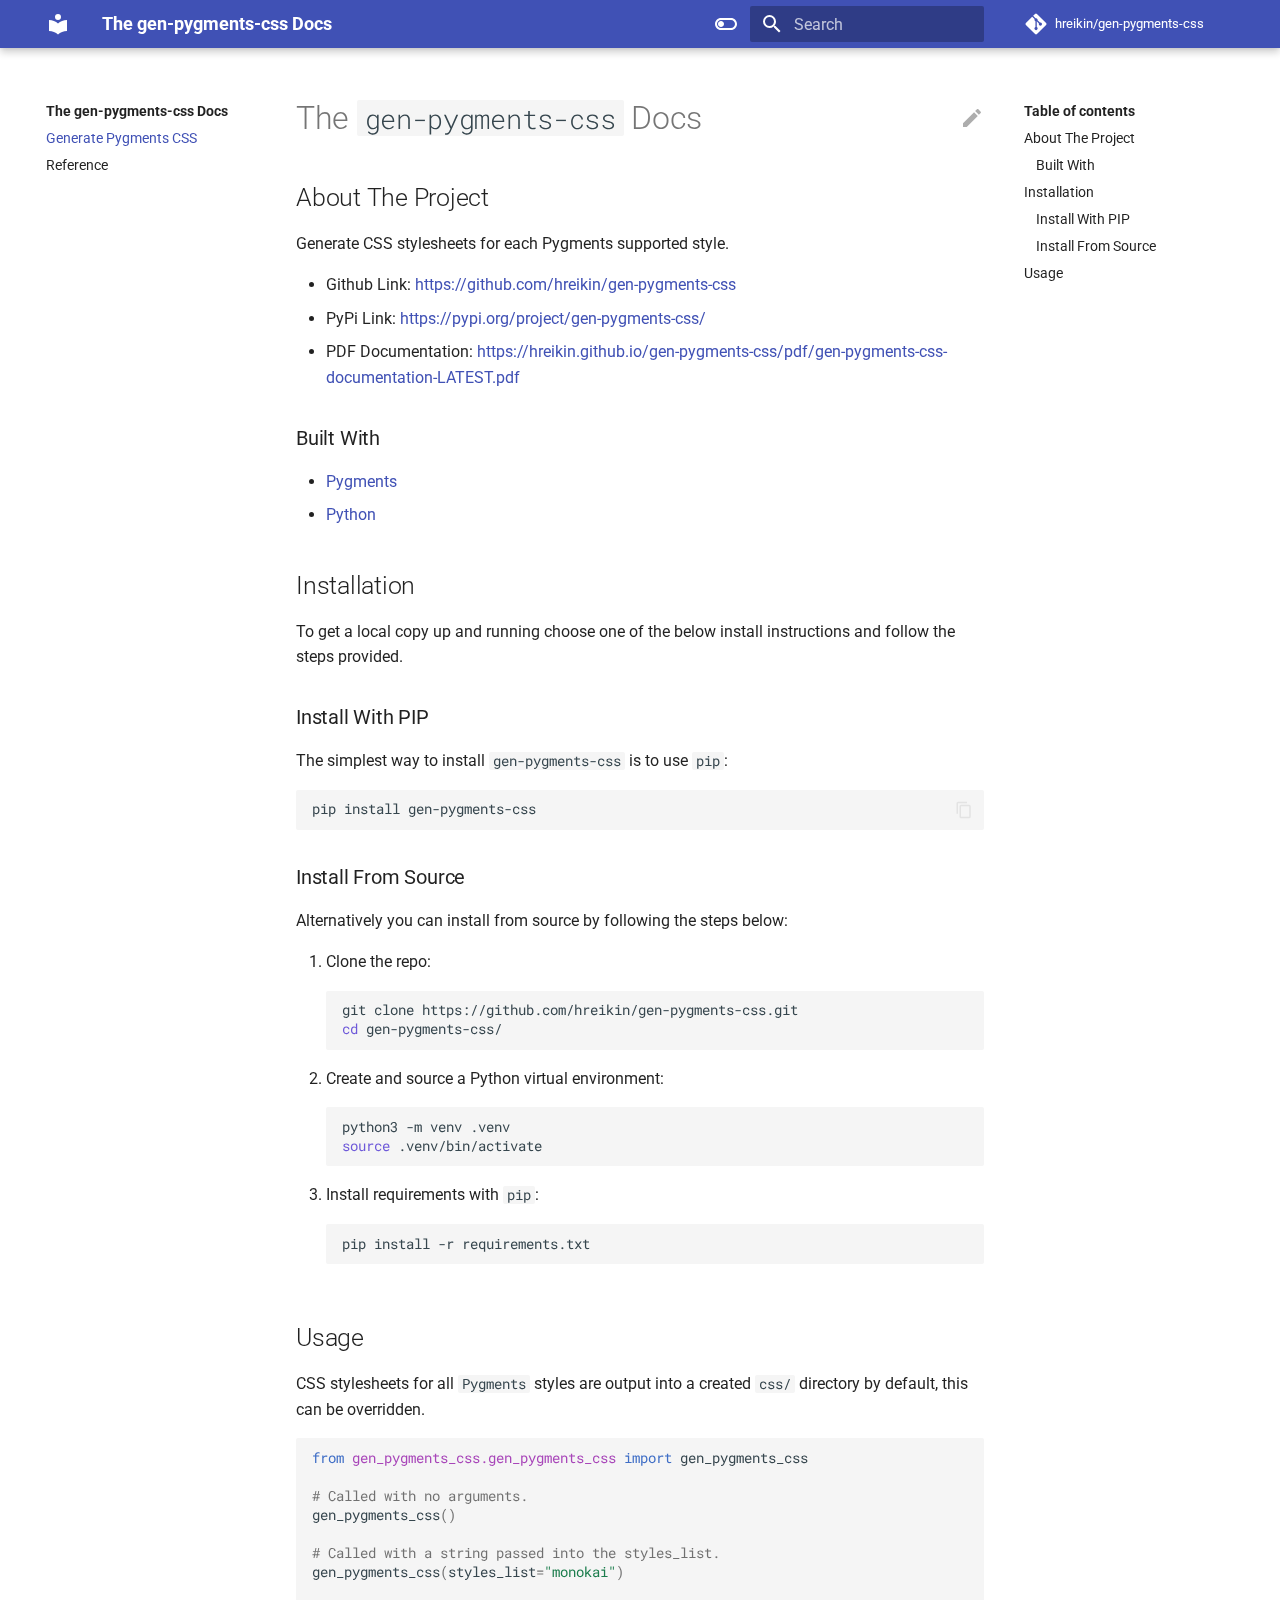
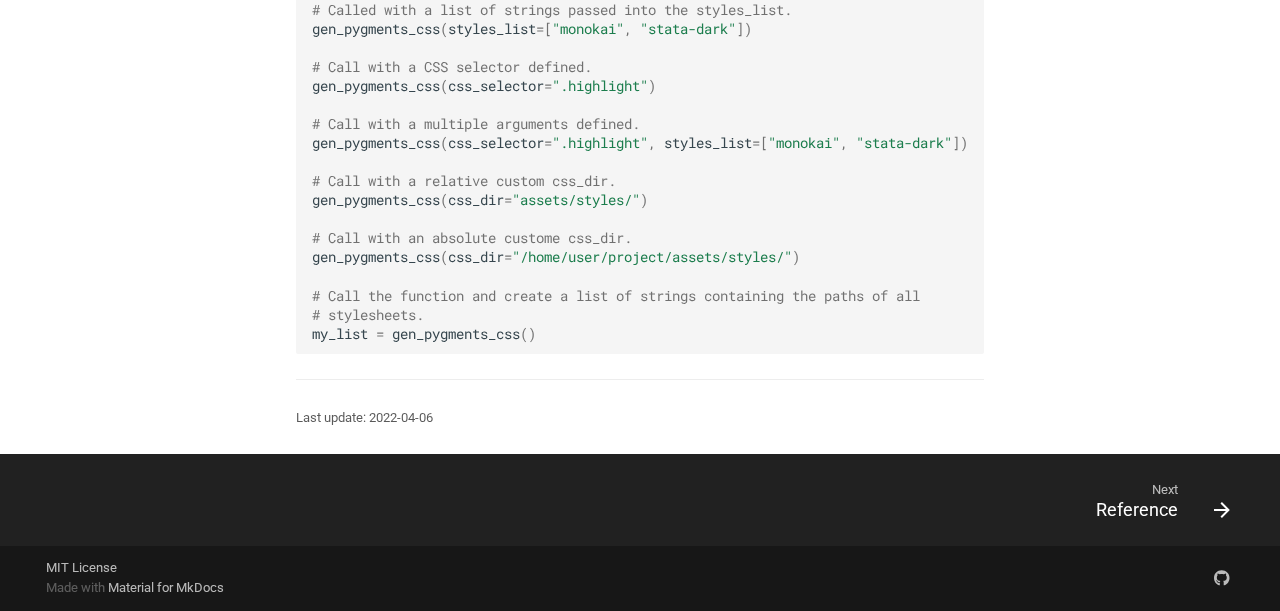
<file: index.html>
<!doctype html>
<html lang="en" class="no-js">
  <head>
    
      <meta charset="utf-8">
      <meta name="viewport" content="width=device-width,initial-scale=1">
      
      
      
        <link rel="canonical" href="https://hreikin.github.io/gen-pygments-css/">
      
      <link rel="icon" href="assets/images/favicon.png">
      <meta name="generator" content="mkdocs-1.3.0, mkdocs-material-8.2.8">
    
    
      
        <title>The gen-pygments-css Documentation - The gen-pygments-css Docs</title>
      
    
    
      <link rel="stylesheet" href="assets/stylesheets/main.644de097.min.css">
      
        
        <link rel="stylesheet" href="assets/stylesheets/palette.e6a45f82.min.css">
        
      
    
    
    
      
        
        
        <link rel="preconnect" href="https://fonts.gstatic.com" crossorigin>
        <link rel="stylesheet" href="https://fonts.googleapis.com/css?family=Roboto:300,300i,400,400i,700,700i%7CRoboto+Mono:400,400i,700,700i&display=fallback">
        <style>:root{--md-text-font:"Roboto";--md-code-font:"Roboto Mono"}</style>
      
    
    
      <link rel="stylesheet" href="assets/_mkdocstrings.css">
    
    <script>__md_scope=new URL(".",location),__md_get=(e,_=localStorage,t=__md_scope)=>JSON.parse(_.getItem(t.pathname+"."+e)),__md_set=(e,_,t=localStorage,a=__md_scope)=>{try{t.setItem(a.pathname+"."+e,JSON.stringify(_))}catch(e){}}</script>
    
      

    
    
  </head>
  
  
    
    
      
    
    
    
    
    <body dir="ltr" data-md-color-scheme="default" data-md-color-primary="" data-md-color-accent="">
  
    
    
      <script>var palette=__md_get("__palette");if(palette&&"object"==typeof palette.color)for(var key of Object.keys(palette.color))document.body.setAttribute("data-md-color-"+key,palette.color[key])</script>
    
    <input class="md-toggle" data-md-toggle="drawer" type="checkbox" id="__drawer" autocomplete="off">
    <input class="md-toggle" data-md-toggle="search" type="checkbox" id="__search" autocomplete="off">
    <label class="md-overlay" for="__drawer"></label>
    <div data-md-component="skip">
      
        
        <a href="#the-gen-pygments-css-docs" class="md-skip">
          Skip to content
        </a>
      
    </div>
    <div data-md-component="announce">
      
    </div>
    
    
      

<header class="md-header" data-md-component="header">
  <nav class="md-header__inner md-grid" aria-label="Header">
    <a href="." title="The gen-pygments-css Docs" class="md-header__button md-logo" aria-label="The gen-pygments-css Docs" data-md-component="logo">
      
  
  <svg xmlns="http://www.w3.org/2000/svg" viewBox="0 0 24 24"><path d="M12 8a3 3 0 0 0 3-3 3 3 0 0 0-3-3 3 3 0 0 0-3 3 3 3 0 0 0 3 3m0 3.54C9.64 9.35 6.5 8 3 8v11c3.5 0 6.64 1.35 9 3.54 2.36-2.19 5.5-3.54 9-3.54V8c-3.5 0-6.64 1.35-9 3.54z"/></svg>

    </a>
    <label class="md-header__button md-icon" for="__drawer">
      <svg xmlns="http://www.w3.org/2000/svg" viewBox="0 0 24 24"><path d="M3 6h18v2H3V6m0 5h18v2H3v-2m0 5h18v2H3v-2z"/></svg>
    </label>
    <div class="md-header__title" data-md-component="header-title">
      <div class="md-header__ellipsis">
        <div class="md-header__topic">
          <span class="md-ellipsis">
            The gen-pygments-css Docs
          </span>
        </div>
        <div class="md-header__topic" data-md-component="header-topic">
          <span class="md-ellipsis">
            
              The gen-pygments-css Documentation
            
          </span>
        </div>
      </div>
    </div>
    
      <form class="md-header__option" data-md-component="palette">
        
          
          
          <input class="md-option" data-md-color-media="(prefers-color-scheme: light)" data-md-color-scheme="default" data-md-color-primary="" data-md-color-accent=""  aria-label="Switch to dark mode"  type="radio" name="__palette" id="__palette_1">
          
            <label class="md-header__button md-icon" title="Switch to dark mode" for="__palette_2" hidden>
              <svg xmlns="http://www.w3.org/2000/svg" viewBox="0 0 24 24"><path d="M17 6H7c-3.31 0-6 2.69-6 6s2.69 6 6 6h10c3.31 0 6-2.69 6-6s-2.69-6-6-6zm0 10H7c-2.21 0-4-1.79-4-4s1.79-4 4-4h10c2.21 0 4 1.79 4 4s-1.79 4-4 4zM7 9c-1.66 0-3 1.34-3 3s1.34 3 3 3 3-1.34 3-3-1.34-3-3-3z"/></svg>
            </label>
          
        
          
          
          <input class="md-option" data-md-color-media="(prefers-color-scheme: dark)" data-md-color-scheme="slate" data-md-color-primary="red" data-md-color-accent="pink"  aria-label="Switch to light mode"  type="radio" name="__palette" id="__palette_2">
          
            <label class="md-header__button md-icon" title="Switch to light mode" for="__palette_1" hidden>
              <svg xmlns="http://www.w3.org/2000/svg" viewBox="0 0 24 24"><path d="M17 7H7a5 5 0 0 0-5 5 5 5 0 0 0 5 5h10a5 5 0 0 0 5-5 5 5 0 0 0-5-5m0 8a3 3 0 0 1-3-3 3 3 0 0 1 3-3 3 3 0 0 1 3 3 3 3 0 0 1-3 3z"/></svg>
            </label>
          
        
      </form>
    
    
    
      <label class="md-header__button md-icon" for="__search">
        <svg xmlns="http://www.w3.org/2000/svg" viewBox="0 0 24 24"><path d="M9.5 3A6.5 6.5 0 0 1 16 9.5c0 1.61-.59 3.09-1.56 4.23l.27.27h.79l5 5-1.5 1.5-5-5v-.79l-.27-.27A6.516 6.516 0 0 1 9.5 16 6.5 6.5 0 0 1 3 9.5 6.5 6.5 0 0 1 9.5 3m0 2C7 5 5 7 5 9.5S7 14 9.5 14 14 12 14 9.5 12 5 9.5 5z"/></svg>
      </label>
      <div class="md-search" data-md-component="search" role="dialog">
  <label class="md-search__overlay" for="__search"></label>
  <div class="md-search__inner" role="search">
    <form class="md-search__form" name="search">
      <input type="text" class="md-search__input" name="query" aria-label="Search" placeholder="Search" autocapitalize="off" autocorrect="off" autocomplete="off" spellcheck="false" data-md-component="search-query" required>
      <label class="md-search__icon md-icon" for="__search">
        <svg xmlns="http://www.w3.org/2000/svg" viewBox="0 0 24 24"><path d="M9.5 3A6.5 6.5 0 0 1 16 9.5c0 1.61-.59 3.09-1.56 4.23l.27.27h.79l5 5-1.5 1.5-5-5v-.79l-.27-.27A6.516 6.516 0 0 1 9.5 16 6.5 6.5 0 0 1 3 9.5 6.5 6.5 0 0 1 9.5 3m0 2C7 5 5 7 5 9.5S7 14 9.5 14 14 12 14 9.5 12 5 9.5 5z"/></svg>
        <svg xmlns="http://www.w3.org/2000/svg" viewBox="0 0 24 24"><path d="M20 11v2H8l5.5 5.5-1.42 1.42L4.16 12l7.92-7.92L13.5 5.5 8 11h12z"/></svg>
      </label>
      <nav class="md-search__options" aria-label="Search">
        
          <a href="javascript:void(0)" class="md-search__icon md-icon" aria-label="Share" data-clipboard data-clipboard-text="" data-md-component="search-share" tabindex="-1">
            <svg xmlns="http://www.w3.org/2000/svg" viewBox="0 0 24 24"><path d="M18 16.08c-.76 0-1.44.3-1.96.77L8.91 12.7c.05-.23.09-.46.09-.7 0-.24-.04-.47-.09-.7l7.05-4.11c.54.5 1.25.81 2.04.81a3 3 0 0 0 3-3 3 3 0 0 0-3-3 3 3 0 0 0-3 3c0 .24.04.47.09.7L8.04 9.81C7.5 9.31 6.79 9 6 9a3 3 0 0 0-3 3 3 3 0 0 0 3 3c.79 0 1.5-.31 2.04-.81l7.12 4.15c-.05.21-.08.43-.08.66 0 1.61 1.31 2.91 2.92 2.91 1.61 0 2.92-1.3 2.92-2.91A2.92 2.92 0 0 0 18 16.08z"/></svg>
          </a>
        
        <button type="reset" class="md-search__icon md-icon" aria-label="Clear" tabindex="-1">
          <svg xmlns="http://www.w3.org/2000/svg" viewBox="0 0 24 24"><path d="M19 6.41 17.59 5 12 10.59 6.41 5 5 6.41 10.59 12 5 17.59 6.41 19 12 13.41 17.59 19 19 17.59 13.41 12 19 6.41z"/></svg>
        </button>
      </nav>
      
        <div class="md-search__suggest" data-md-component="search-suggest"></div>
      
    </form>
    <div class="md-search__output">
      <div class="md-search__scrollwrap" data-md-scrollfix>
        <div class="md-search-result" data-md-component="search-result">
          <div class="md-search-result__meta">
            Initializing search
          </div>
          <ol class="md-search-result__list"></ol>
        </div>
      </div>
    </div>
  </div>
</div>
    
    
      <div class="md-header__source">
        <a href="https://github.com/hreikin/gen-pygments-css" title="Go to repository" class="md-source" data-md-component="source">
  <div class="md-source__icon md-icon">
    
    <svg xmlns="http://www.w3.org/2000/svg" viewBox="0 0 448 512"><!--! Font Awesome Free 6.1.1 by @fontawesome - https://fontawesome.com License - https://fontawesome.com/license/free (Icons: CC BY 4.0, Fonts: SIL OFL 1.1, Code: MIT License) Copyright 2022 Fonticons, Inc.--><path d="M439.55 236.05 244 40.45a28.87 28.87 0 0 0-40.81 0l-40.66 40.63 51.52 51.52c27.06-9.14 52.68 16.77 43.39 43.68l49.66 49.66c34.23-11.8 61.18 31 35.47 56.69-26.49 26.49-70.21-2.87-56-37.34L240.22 199v121.85c25.3 12.54 22.26 41.85 9.08 55a34.34 34.34 0 0 1-48.55 0c-17.57-17.6-11.07-46.91 11.25-56v-123c-20.8-8.51-24.6-30.74-18.64-45L142.57 101 8.45 235.14a28.86 28.86 0 0 0 0 40.81l195.61 195.6a28.86 28.86 0 0 0 40.8 0l194.69-194.69a28.86 28.86 0 0 0 0-40.81z"/></svg>
  </div>
  <div class="md-source__repository">
    hreikin/gen-pygments-css
  </div>
</a>
      </div>
    
  </nav>
  
</header>
    
    <div class="md-container" data-md-component="container">
      
      
        
          
        
      
      <main class="md-main" data-md-component="main">
        <div class="md-main__inner md-grid">
          
            
              
              <div class="md-sidebar md-sidebar--primary" data-md-component="sidebar" data-md-type="navigation" >
                <div class="md-sidebar__scrollwrap">
                  <div class="md-sidebar__inner">
                    


<nav class="md-nav md-nav--primary" aria-label="Navigation" data-md-level="0">
  <label class="md-nav__title" for="__drawer">
    <a href="." title="The gen-pygments-css Docs" class="md-nav__button md-logo" aria-label="The gen-pygments-css Docs" data-md-component="logo">
      
  
  <svg xmlns="http://www.w3.org/2000/svg" viewBox="0 0 24 24"><path d="M12 8a3 3 0 0 0 3-3 3 3 0 0 0-3-3 3 3 0 0 0-3 3 3 3 0 0 0 3 3m0 3.54C9.64 9.35 6.5 8 3 8v11c3.5 0 6.64 1.35 9 3.54 2.36-2.19 5.5-3.54 9-3.54V8c-3.5 0-6.64 1.35-9 3.54z"/></svg>

    </a>
    The gen-pygments-css Docs
  </label>
  
    <div class="md-nav__source">
      <a href="https://github.com/hreikin/gen-pygments-css" title="Go to repository" class="md-source" data-md-component="source">
  <div class="md-source__icon md-icon">
    
    <svg xmlns="http://www.w3.org/2000/svg" viewBox="0 0 448 512"><!--! Font Awesome Free 6.1.1 by @fontawesome - https://fontawesome.com License - https://fontawesome.com/license/free (Icons: CC BY 4.0, Fonts: SIL OFL 1.1, Code: MIT License) Copyright 2022 Fonticons, Inc.--><path d="M439.55 236.05 244 40.45a28.87 28.87 0 0 0-40.81 0l-40.66 40.63 51.52 51.52c27.06-9.14 52.68 16.77 43.39 43.68l49.66 49.66c34.23-11.8 61.18 31 35.47 56.69-26.49 26.49-70.21-2.87-56-37.34L240.22 199v121.85c25.3 12.54 22.26 41.85 9.08 55a34.34 34.34 0 0 1-48.55 0c-17.57-17.6-11.07-46.91 11.25-56v-123c-20.8-8.51-24.6-30.74-18.64-45L142.57 101 8.45 235.14a28.86 28.86 0 0 0 0 40.81l195.61 195.6a28.86 28.86 0 0 0 40.8 0l194.69-194.69a28.86 28.86 0 0 0 0-40.81z"/></svg>
  </div>
  <div class="md-source__repository">
    hreikin/gen-pygments-css
  </div>
</a>
    </div>
  
  <ul class="md-nav__list" data-md-scrollfix>
    
      
      
      

  
  
    
  
  
    <li class="md-nav__item md-nav__item--active">
      
      <input class="md-nav__toggle md-toggle" data-md-toggle="toc" type="checkbox" id="__toc">
      
      
        
      
      
        <label class="md-nav__link md-nav__link--active" for="__toc">
          Generate Pygments CSS
          <span class="md-nav__icon md-icon"></span>
        </label>
      
      <a href="." class="md-nav__link md-nav__link--active">
        Generate Pygments CSS
      </a>
      
        

<nav class="md-nav md-nav--secondary" aria-label="Table of contents">
  
  
  
    
  
  
    <label class="md-nav__title" for="__toc">
      <span class="md-nav__icon md-icon"></span>
      Table of contents
    </label>
    <ul class="md-nav__list" data-md-component="toc" data-md-scrollfix>
      
        <li class="md-nav__item">
  <a href="#about-the-project" class="md-nav__link">
    About The Project
  </a>
  
    <nav class="md-nav" aria-label="About The Project">
      <ul class="md-nav__list">
        
          <li class="md-nav__item">
  <a href="#built-with" class="md-nav__link">
    Built With
  </a>
  
</li>
        
      </ul>
    </nav>
  
</li>
      
        <li class="md-nav__item">
  <a href="#installation" class="md-nav__link">
    Installation
  </a>
  
    <nav class="md-nav" aria-label="Installation">
      <ul class="md-nav__list">
        
          <li class="md-nav__item">
  <a href="#install-with-pip" class="md-nav__link">
    Install With PIP
  </a>
  
</li>
        
          <li class="md-nav__item">
  <a href="#install-from-source" class="md-nav__link">
    Install From Source
  </a>
  
</li>
        
      </ul>
    </nav>
  
</li>
      
        <li class="md-nav__item">
  <a href="#usage" class="md-nav__link">
    Usage
  </a>
  
</li>
      
    </ul>
  
</nav>
      
    </li>
  

    
      
      
      

  
  
  
    <li class="md-nav__item">
      <a href="reference/" class="md-nav__link">
        Reference
      </a>
    </li>
  

    
  </ul>
</nav>
                  </div>
                </div>
              </div>
            
            
              
              <div class="md-sidebar md-sidebar--secondary" data-md-component="sidebar" data-md-type="toc" >
                <div class="md-sidebar__scrollwrap">
                  <div class="md-sidebar__inner">
                    

<nav class="md-nav md-nav--secondary" aria-label="Table of contents">
  
  
  
    
  
  
    <label class="md-nav__title" for="__toc">
      <span class="md-nav__icon md-icon"></span>
      Table of contents
    </label>
    <ul class="md-nav__list" data-md-component="toc" data-md-scrollfix>
      
        <li class="md-nav__item">
  <a href="#about-the-project" class="md-nav__link">
    About The Project
  </a>
  
    <nav class="md-nav" aria-label="About The Project">
      <ul class="md-nav__list">
        
          <li class="md-nav__item">
  <a href="#built-with" class="md-nav__link">
    Built With
  </a>
  
</li>
        
      </ul>
    </nav>
  
</li>
      
        <li class="md-nav__item">
  <a href="#installation" class="md-nav__link">
    Installation
  </a>
  
    <nav class="md-nav" aria-label="Installation">
      <ul class="md-nav__list">
        
          <li class="md-nav__item">
  <a href="#install-with-pip" class="md-nav__link">
    Install With PIP
  </a>
  
</li>
        
          <li class="md-nav__item">
  <a href="#install-from-source" class="md-nav__link">
    Install From Source
  </a>
  
</li>
        
      </ul>
    </nav>
  
</li>
      
        <li class="md-nav__item">
  <a href="#usage" class="md-nav__link">
    Usage
  </a>
  
</li>
      
    </ul>
  
</nav>
                  </div>
                </div>
              </div>
            
          
          <div class="md-content" data-md-component="content">
            <article class="md-content__inner md-typeset">
              
                
<a href="https://github.com/hreikin/gen-pygments-css/edit/master/docs/README.md" title="Edit this page" class="md-content__button md-icon">
  <svg xmlns="http://www.w3.org/2000/svg" viewBox="0 0 24 24"><path d="M20.71 7.04c.39-.39.39-1.04 0-1.41l-2.34-2.34c-.37-.39-1.02-.39-1.41 0l-1.84 1.83 3.75 3.75M3 17.25V21h3.75L17.81 9.93l-3.75-3.75L3 17.25z"/></svg>
</a>



<h1 id="the-gen-pygments-css-docs">The <code>gen-pygments-css</code> Docs<a class="headerlink" href="#the-gen-pygments-css-docs" title="Permanent link">&para;</a></h1>
<h2 id="about-the-project">About The Project<a class="headerlink" href="#about-the-project" title="Permanent link">&para;</a></h2>
<p>Generate CSS stylesheets for each Pygments supported style.</p>
<ul>
<li>Github Link: <a href="https://github.com/hreikin/gen-pygments-css">https://github.com/hreikin/gen-pygments-css</a>  </li>
<li>PyPi Link: <a href="https://pypi.org/project/gen-pygments-css/">https://pypi.org/project/gen-pygments-css/</a>  </li>
<li>PDF Documentation: <a href="https://hreikin.github.io/gen-pygments-css/pdf/gen-pygments-css-documentation-LATEST.pdf">https://hreikin.github.io/gen-pygments-css/pdf/gen-pygments-css-documentation-LATEST.pdf</a></li>
</ul>
<h3 id="built-with">Built With<a class="headerlink" href="#built-with" title="Permanent link">&para;</a></h3>
<ul>
<li><a href="https://github.com/pygments/pygments">Pygments</a></li>
<li><a href="https://www.python.org/">Python</a></li>
</ul>
<h2 id="installation">Installation<a class="headerlink" href="#installation" title="Permanent link">&para;</a></h2>
<p>To get a local copy up and running choose one of the below install instructions and follow the steps provided.</p>
<h3 id="install-with-pip">Install With PIP<a class="headerlink" href="#install-with-pip" title="Permanent link">&para;</a></h3>
<p>The simplest way to install <code>gen-pygments-css</code> is to use <code>pip</code>:</p>
<div class="highlight"><pre><span></span><code>pip install gen-pygments-css
</code></pre></div>
<h3 id="install-from-source">Install From Source<a class="headerlink" href="#install-from-source" title="Permanent link">&para;</a></h3>
<p>Alternatively you can install from source by following the steps below:</p>
<ol>
<li>Clone the repo:
   <div class="highlight"><pre><span></span><code>git clone https://github.com/hreikin/gen-pygments-css.git
<span class="nb">cd</span> gen-pygments-css/
</code></pre></div></li>
<li>Create and source a Python virtual environment:
   <div class="highlight"><pre><span></span><code>python3 -m venv .venv
<span class="nb">source</span> .venv/bin/activate
</code></pre></div></li>
<li>Install requirements with <code>pip</code>:
   <div class="highlight"><pre><span></span><code>pip install -r requirements.txt
</code></pre></div></li>
</ol>
<h2 id="usage">Usage<a class="headerlink" href="#usage" title="Permanent link">&para;</a></h2>
<p>CSS stylesheets for all <code>Pygments</code> styles are output into a created <code>css/</code> 
directory by default, this can be overridden. </p>
<div class="highlight"><pre><span></span><code><span class="kn">from</span> <span class="nn">gen_pygments_css.gen_pygments_css</span> <span class="kn">import</span> <span class="n">gen_pygments_css</span>

<span class="c1"># Called with no arguments.</span>
<span class="n">gen_pygments_css</span><span class="p">()</span>

<span class="c1"># Called with a string passed into the styles_list.</span>
<span class="n">gen_pygments_css</span><span class="p">(</span><span class="n">styles_list</span><span class="o">=</span><span class="s2">&quot;monokai&quot;</span><span class="p">)</span>

<span class="c1"># Called with a list of strings passed into the styles_list.</span>
<span class="n">gen_pygments_css</span><span class="p">(</span><span class="n">styles_list</span><span class="o">=</span><span class="p">[</span><span class="s2">&quot;monokai&quot;</span><span class="p">,</span> <span class="s2">&quot;stata-dark&quot;</span><span class="p">])</span>

<span class="c1"># Call with a CSS selector defined.</span>
<span class="n">gen_pygments_css</span><span class="p">(</span><span class="n">css_selector</span><span class="o">=</span><span class="s2">&quot;.highlight&quot;</span><span class="p">)</span>

<span class="c1"># Call with a multiple arguments defined.</span>
<span class="n">gen_pygments_css</span><span class="p">(</span><span class="n">css_selector</span><span class="o">=</span><span class="s2">&quot;.highlight&quot;</span><span class="p">,</span> <span class="n">styles_list</span><span class="o">=</span><span class="p">[</span><span class="s2">&quot;monokai&quot;</span><span class="p">,</span> <span class="s2">&quot;stata-dark&quot;</span><span class="p">])</span>

<span class="c1"># Call with a relative custom css_dir.</span>
<span class="n">gen_pygments_css</span><span class="p">(</span><span class="n">css_dir</span><span class="o">=</span><span class="s2">&quot;assets/styles/&quot;</span><span class="p">)</span>

<span class="c1"># Call with an absolute custome css_dir.</span>
<span class="n">gen_pygments_css</span><span class="p">(</span><span class="n">css_dir</span><span class="o">=</span><span class="s2">&quot;/home/user/project/assets/styles/&quot;</span><span class="p">)</span>

<span class="c1"># Call the function and create a list of strings containing the paths of all </span>
<span class="c1"># stylesheets.</span>
<span class="n">my_list</span> <span class="o">=</span> <span class="n">gen_pygments_css</span><span class="p">()</span>
</code></pre></div>

  <hr>
<div class="md-source-file">
  <small>
    
      Last update:
      2022-04-06
    
  </small>
</div>

              
            </article>
          </div>
        </div>
        
          <a href="#" class="md-top md-icon" data-md-component="top" data-md-state="hidden">
            <svg xmlns="http://www.w3.org/2000/svg" viewBox="0 0 24 24"><path d="M13 20h-2V8l-5.5 5.5-1.42-1.42L12 4.16l7.92 7.92-1.42 1.42L13 8v12z"/></svg>
            Back to top
          </a>
        
      </main>
      
        <footer class="md-footer">
  
    <nav class="md-footer__inner md-grid" aria-label="Footer">
      
      
        
        <a href="reference/" class="md-footer__link md-footer__link--next" aria-label="Next: Reference" rel="next">
          <div class="md-footer__title">
            <div class="md-ellipsis">
              <span class="md-footer__direction">
                Next
              </span>
              Reference
            </div>
          </div>
          <div class="md-footer__button md-icon">
            <svg xmlns="http://www.w3.org/2000/svg" viewBox="0 0 24 24"><path d="M4 11v2h12l-5.5 5.5 1.42 1.42L19.84 12l-7.92-7.92L10.5 5.5 16 11H4z"/></svg>
          </div>
        </a>
      
    </nav>
  
  <div class="md-footer-meta md-typeset">
    <div class="md-footer-meta__inner md-grid">
      <div class="md-copyright">
  
    <div class="md-copyright__highlight">
      MIT License
    </div>
  
  
    Made with
    <a href="https://squidfunk.github.io/mkdocs-material/" target="_blank" rel="noopener">
      Material for MkDocs
    </a>
  
</div>
      
        <div class="md-social">
  
    
    
    <a href="https://github.com/hreikin/gen-pygments-css" target="_blank" rel="noopener" title="gen-pygments-css @ Github" class="md-social__link">
      <svg xmlns="http://www.w3.org/2000/svg" viewBox="0 0 496 512"><!--! Font Awesome Free 6.1.1 by @fontawesome - https://fontawesome.com License - https://fontawesome.com/license/free (Icons: CC BY 4.0, Fonts: SIL OFL 1.1, Code: MIT License) Copyright 2022 Fonticons, Inc.--><path d="M165.9 397.4c0 2-2.3 3.6-5.2 3.6-3.3.3-5.6-1.3-5.6-3.6 0-2 2.3-3.6 5.2-3.6 3-.3 5.6 1.3 5.6 3.6zm-31.1-4.5c-.7 2 1.3 4.3 4.3 4.9 2.6 1 5.6 0 6.2-2s-1.3-4.3-4.3-5.2c-2.6-.7-5.5.3-6.2 2.3zm44.2-1.7c-2.9.7-4.9 2.6-4.6 4.9.3 2 2.9 3.3 5.9 2.6 2.9-.7 4.9-2.6 4.6-4.6-.3-1.9-3-3.2-5.9-2.9zM244.8 8C106.1 8 0 113.3 0 252c0 110.9 69.8 205.8 169.5 239.2 12.8 2.3 17.3-5.6 17.3-12.1 0-6.2-.3-40.4-.3-61.4 0 0-70 15-84.7-29.8 0 0-11.4-29.1-27.8-36.6 0 0-22.9-15.7 1.6-15.4 0 0 24.9 2 38.6 25.8 21.9 38.6 58.6 27.5 72.9 20.9 2.3-16 8.8-27.1 16-33.7-55.9-6.2-112.3-14.3-112.3-110.5 0-27.5 7.6-41.3 23.6-58.9-2.6-6.5-11.1-33.3 2.6-67.9 20.9-6.5 69 27 69 27 20-5.6 41.5-8.5 62.8-8.5s42.8 2.9 62.8 8.5c0 0 48.1-33.6 69-27 13.7 34.7 5.2 61.4 2.6 67.9 16 17.7 25.8 31.5 25.8 58.9 0 96.5-58.9 104.2-114.8 110.5 9.2 7.9 17 22.9 17 46.4 0 33.7-.3 75.4-.3 83.6 0 6.5 4.6 14.4 17.3 12.1C428.2 457.8 496 362.9 496 252 496 113.3 383.5 8 244.8 8zM97.2 352.9c-1.3 1-1 3.3.7 5.2 1.6 1.6 3.9 2.3 5.2 1 1.3-1 1-3.3-.7-5.2-1.6-1.6-3.9-2.3-5.2-1zm-10.8-8.1c-.7 1.3.3 2.9 2.3 3.9 1.6 1 3.6.7 4.3-.7.7-1.3-.3-2.9-2.3-3.9-2-.6-3.6-.3-4.3.7zm32.4 35.6c-1.6 1.3-1 4.3 1.3 6.2 2.3 2.3 5.2 2.6 6.5 1 1.3-1.3.7-4.3-1.3-6.2-2.2-2.3-5.2-2.6-6.5-1zm-11.4-14.7c-1.6 1-1.6 3.6 0 5.9 1.6 2.3 4.3 3.3 5.6 2.3 1.6-1.3 1.6-3.9 0-6.2-1.4-2.3-4-3.3-5.6-2z"/></svg>
    </a>
  
</div>
      
    </div>
  </div>
</footer>
      
    </div>
    <div class="md-dialog" data-md-component="dialog">
      <div class="md-dialog__inner md-typeset"></div>
    </div>
    <script id="__config" type="application/json">{"base": ".", "features": ["navigation.instant", "navigation.tracking", "navigation.sections", "navigation.expand", "navigation.indexes", "navigation.top", "toc.follow", "search.suggest", "search.highlight", "search.share"], "search": "assets/javascripts/workers/search.5e67fbfe.min.js", "translations": {"clipboard.copied": "Copied to clipboard", "clipboard.copy": "Copy to clipboard", "search.config.lang": "en", "search.config.pipeline": "trimmer, stopWordFilter", "search.config.separator": "[\\s\\-]+", "search.placeholder": "Search", "search.result.more.one": "1 more on this page", "search.result.more.other": "# more on this page", "search.result.none": "No matching documents", "search.result.one": "1 matching document", "search.result.other": "# matching documents", "search.result.placeholder": "Type to start searching", "search.result.term.missing": "Missing", "select.version.title": "Select version"}}</script>
    
    
      <script src="assets/javascripts/bundle.c44cc438.min.js"></script>
      
    
  </body>
</html>
</file>
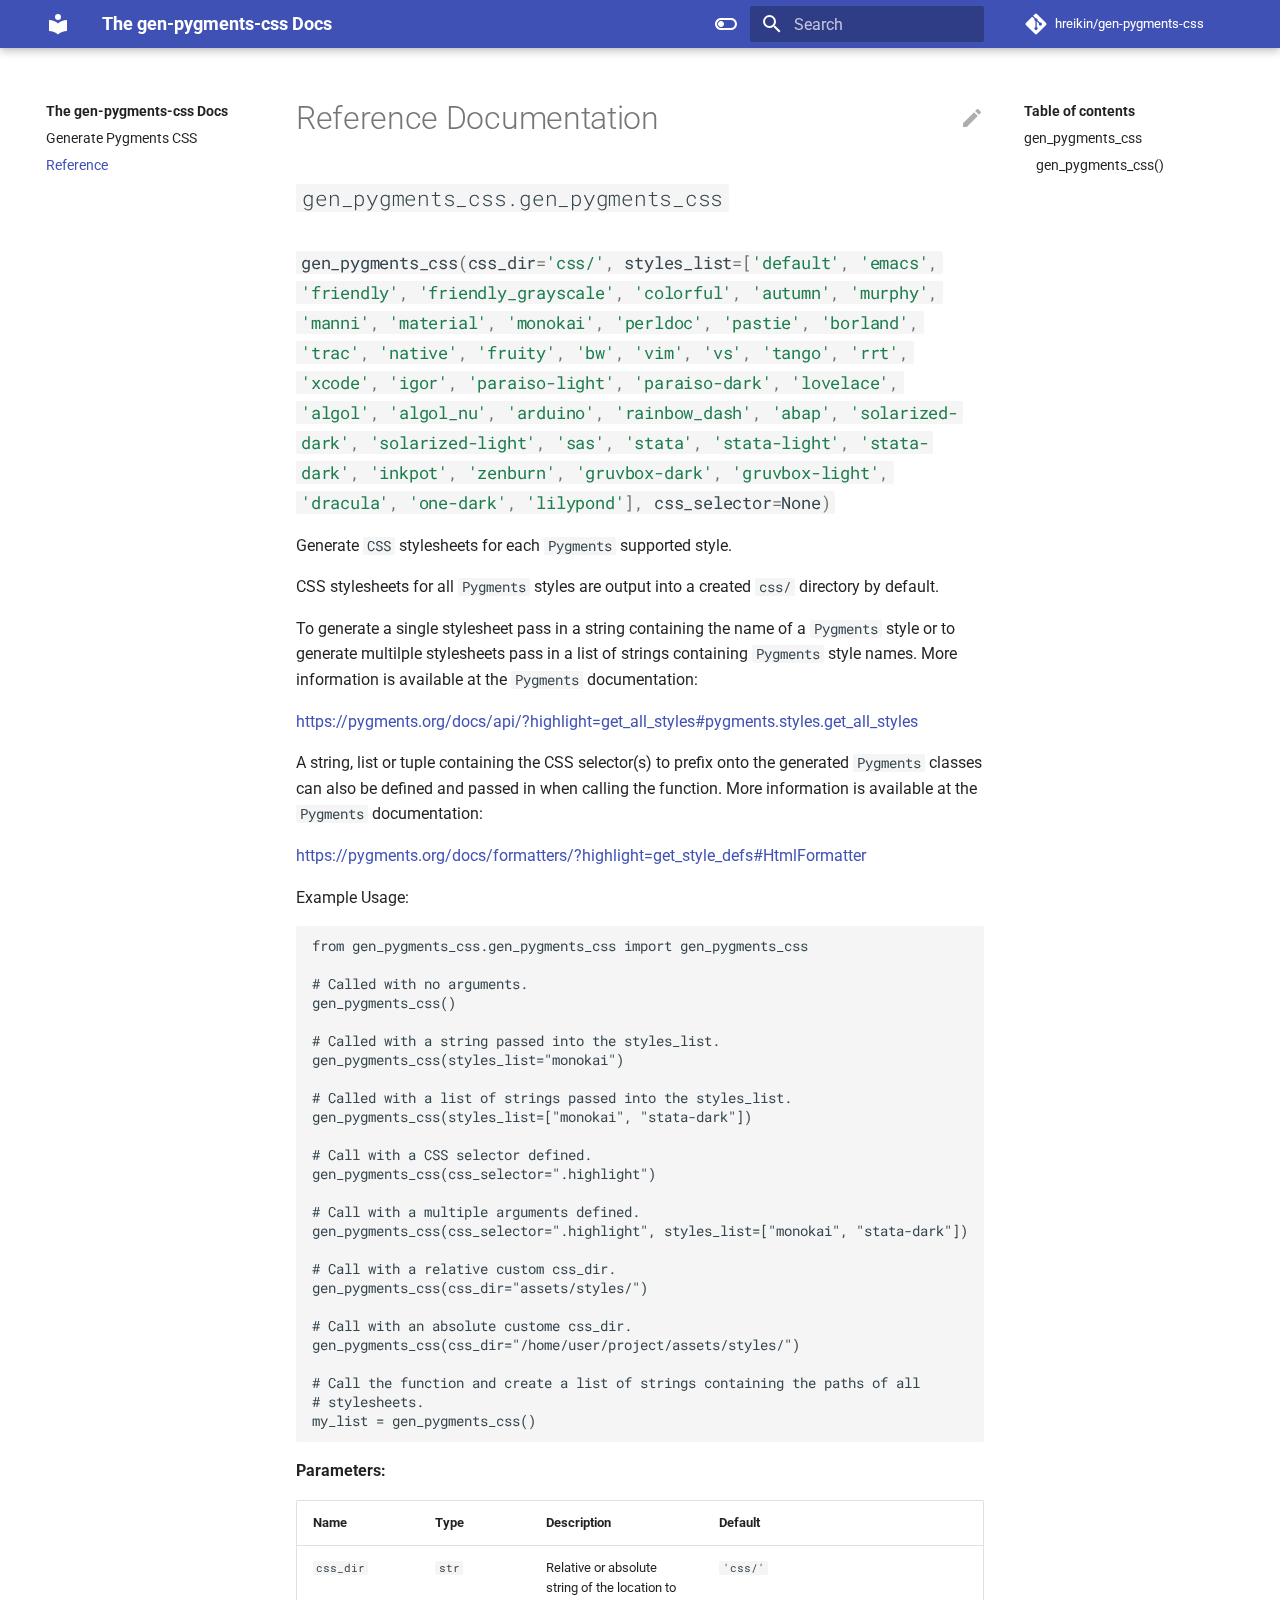
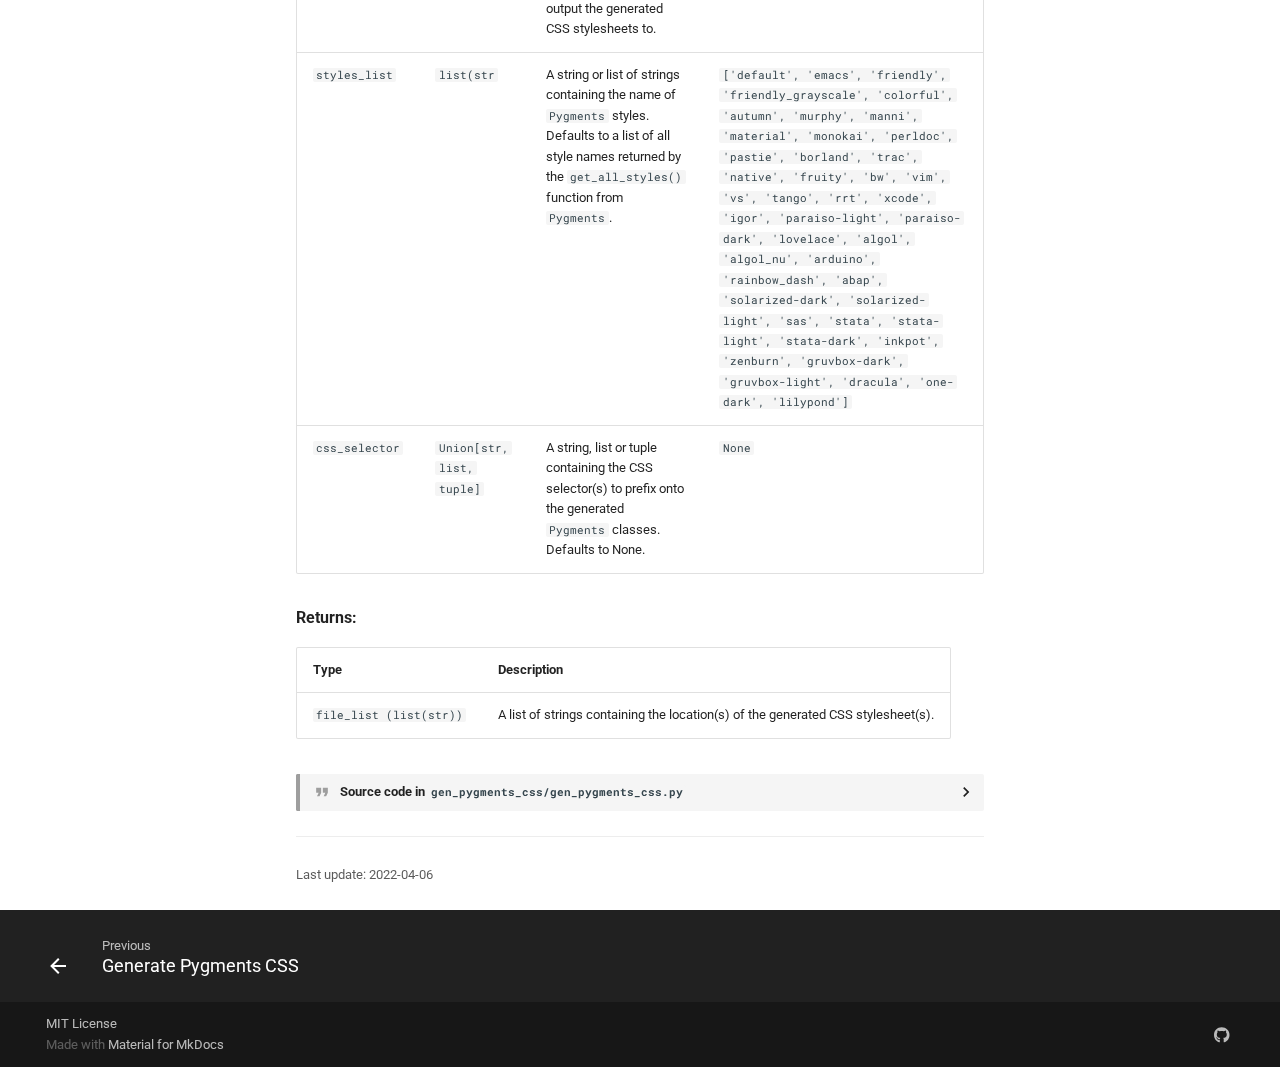
<file: reference/index.html>
<!doctype html>
<html lang="en" class="no-js">
  <head>
    
      <meta charset="utf-8">
      <meta name="viewport" content="width=device-width,initial-scale=1">
      
      
      
        <link rel="canonical" href="https://hreikin.github.io/gen-pygments-css/reference/">
      
      <link rel="icon" href="../assets/images/favicon.png">
      <meta name="generator" content="mkdocs-1.3.0, mkdocs-material-8.2.8">
    
    
      
        <title>The gen-pygments-css Reference Documentation - The gen-pygments-css Docs</title>
      
    
    
      <link rel="stylesheet" href="../assets/stylesheets/main.644de097.min.css">
      
        
        <link rel="stylesheet" href="../assets/stylesheets/palette.e6a45f82.min.css">
        
      
    
    
    
      
        
        
        <link rel="preconnect" href="https://fonts.gstatic.com" crossorigin>
        <link rel="stylesheet" href="https://fonts.googleapis.com/css?family=Roboto:300,300i,400,400i,700,700i%7CRoboto+Mono:400,400i,700,700i&display=fallback">
        <style>:root{--md-text-font:"Roboto";--md-code-font:"Roboto Mono"}</style>
      
    
    
      <link rel="stylesheet" href="../assets/_mkdocstrings.css">
    
    <script>__md_scope=new URL("..",location),__md_get=(e,_=localStorage,t=__md_scope)=>JSON.parse(_.getItem(t.pathname+"."+e)),__md_set=(e,_,t=localStorage,a=__md_scope)=>{try{t.setItem(a.pathname+"."+e,JSON.stringify(_))}catch(e){}}</script>
    
      

    
    
  </head>
  
  
    
    
      
    
    
    
    
    <body dir="ltr" data-md-color-scheme="default" data-md-color-primary="" data-md-color-accent="">
  
    
    
      <script>var palette=__md_get("__palette");if(palette&&"object"==typeof palette.color)for(var key of Object.keys(palette.color))document.body.setAttribute("data-md-color-"+key,palette.color[key])</script>
    
    <input class="md-toggle" data-md-toggle="drawer" type="checkbox" id="__drawer" autocomplete="off">
    <input class="md-toggle" data-md-toggle="search" type="checkbox" id="__search" autocomplete="off">
    <label class="md-overlay" for="__drawer"></label>
    <div data-md-component="skip">
      
        
        <a href="#reference-documentation" class="md-skip">
          Skip to content
        </a>
      
    </div>
    <div data-md-component="announce">
      
    </div>
    
    
      

<header class="md-header" data-md-component="header">
  <nav class="md-header__inner md-grid" aria-label="Header">
    <a href=".." title="The gen-pygments-css Docs" class="md-header__button md-logo" aria-label="The gen-pygments-css Docs" data-md-component="logo">
      
  
  <svg xmlns="http://www.w3.org/2000/svg" viewBox="0 0 24 24"><path d="M12 8a3 3 0 0 0 3-3 3 3 0 0 0-3-3 3 3 0 0 0-3 3 3 3 0 0 0 3 3m0 3.54C9.64 9.35 6.5 8 3 8v11c3.5 0 6.64 1.35 9 3.54 2.36-2.19 5.5-3.54 9-3.54V8c-3.5 0-6.64 1.35-9 3.54z"/></svg>

    </a>
    <label class="md-header__button md-icon" for="__drawer">
      <svg xmlns="http://www.w3.org/2000/svg" viewBox="0 0 24 24"><path d="M3 6h18v2H3V6m0 5h18v2H3v-2m0 5h18v2H3v-2z"/></svg>
    </label>
    <div class="md-header__title" data-md-component="header-title">
      <div class="md-header__ellipsis">
        <div class="md-header__topic">
          <span class="md-ellipsis">
            The gen-pygments-css Docs
          </span>
        </div>
        <div class="md-header__topic" data-md-component="header-topic">
          <span class="md-ellipsis">
            
              The gen-pygments-css Reference Documentation
            
          </span>
        </div>
      </div>
    </div>
    
      <form class="md-header__option" data-md-component="palette">
        
          
          
          <input class="md-option" data-md-color-media="(prefers-color-scheme: light)" data-md-color-scheme="default" data-md-color-primary="" data-md-color-accent=""  aria-label="Switch to dark mode"  type="radio" name="__palette" id="__palette_1">
          
            <label class="md-header__button md-icon" title="Switch to dark mode" for="__palette_2" hidden>
              <svg xmlns="http://www.w3.org/2000/svg" viewBox="0 0 24 24"><path d="M17 6H7c-3.31 0-6 2.69-6 6s2.69 6 6 6h10c3.31 0 6-2.69 6-6s-2.69-6-6-6zm0 10H7c-2.21 0-4-1.79-4-4s1.79-4 4-4h10c2.21 0 4 1.79 4 4s-1.79 4-4 4zM7 9c-1.66 0-3 1.34-3 3s1.34 3 3 3 3-1.34 3-3-1.34-3-3-3z"/></svg>
            </label>
          
        
          
          
          <input class="md-option" data-md-color-media="(prefers-color-scheme: dark)" data-md-color-scheme="slate" data-md-color-primary="red" data-md-color-accent="pink"  aria-label="Switch to light mode"  type="radio" name="__palette" id="__palette_2">
          
            <label class="md-header__button md-icon" title="Switch to light mode" for="__palette_1" hidden>
              <svg xmlns="http://www.w3.org/2000/svg" viewBox="0 0 24 24"><path d="M17 7H7a5 5 0 0 0-5 5 5 5 0 0 0 5 5h10a5 5 0 0 0 5-5 5 5 0 0 0-5-5m0 8a3 3 0 0 1-3-3 3 3 0 0 1 3-3 3 3 0 0 1 3 3 3 3 0 0 1-3 3z"/></svg>
            </label>
          
        
      </form>
    
    
    
      <label class="md-header__button md-icon" for="__search">
        <svg xmlns="http://www.w3.org/2000/svg" viewBox="0 0 24 24"><path d="M9.5 3A6.5 6.5 0 0 1 16 9.5c0 1.61-.59 3.09-1.56 4.23l.27.27h.79l5 5-1.5 1.5-5-5v-.79l-.27-.27A6.516 6.516 0 0 1 9.5 16 6.5 6.5 0 0 1 3 9.5 6.5 6.5 0 0 1 9.5 3m0 2C7 5 5 7 5 9.5S7 14 9.5 14 14 12 14 9.5 12 5 9.5 5z"/></svg>
      </label>
      <div class="md-search" data-md-component="search" role="dialog">
  <label class="md-search__overlay" for="__search"></label>
  <div class="md-search__inner" role="search">
    <form class="md-search__form" name="search">
      <input type="text" class="md-search__input" name="query" aria-label="Search" placeholder="Search" autocapitalize="off" autocorrect="off" autocomplete="off" spellcheck="false" data-md-component="search-query" required>
      <label class="md-search__icon md-icon" for="__search">
        <svg xmlns="http://www.w3.org/2000/svg" viewBox="0 0 24 24"><path d="M9.5 3A6.5 6.5 0 0 1 16 9.5c0 1.61-.59 3.09-1.56 4.23l.27.27h.79l5 5-1.5 1.5-5-5v-.79l-.27-.27A6.516 6.516 0 0 1 9.5 16 6.5 6.5 0 0 1 3 9.5 6.5 6.5 0 0 1 9.5 3m0 2C7 5 5 7 5 9.5S7 14 9.5 14 14 12 14 9.5 12 5 9.5 5z"/></svg>
        <svg xmlns="http://www.w3.org/2000/svg" viewBox="0 0 24 24"><path d="M20 11v2H8l5.5 5.5-1.42 1.42L4.16 12l7.92-7.92L13.5 5.5 8 11h12z"/></svg>
      </label>
      <nav class="md-search__options" aria-label="Search">
        
          <a href="javascript:void(0)" class="md-search__icon md-icon" aria-label="Share" data-clipboard data-clipboard-text="" data-md-component="search-share" tabindex="-1">
            <svg xmlns="http://www.w3.org/2000/svg" viewBox="0 0 24 24"><path d="M18 16.08c-.76 0-1.44.3-1.96.77L8.91 12.7c.05-.23.09-.46.09-.7 0-.24-.04-.47-.09-.7l7.05-4.11c.54.5 1.25.81 2.04.81a3 3 0 0 0 3-3 3 3 0 0 0-3-3 3 3 0 0 0-3 3c0 .24.04.47.09.7L8.04 9.81C7.5 9.31 6.79 9 6 9a3 3 0 0 0-3 3 3 3 0 0 0 3 3c.79 0 1.5-.31 2.04-.81l7.12 4.15c-.05.21-.08.43-.08.66 0 1.61 1.31 2.91 2.92 2.91 1.61 0 2.92-1.3 2.92-2.91A2.92 2.92 0 0 0 18 16.08z"/></svg>
          </a>
        
        <button type="reset" class="md-search__icon md-icon" aria-label="Clear" tabindex="-1">
          <svg xmlns="http://www.w3.org/2000/svg" viewBox="0 0 24 24"><path d="M19 6.41 17.59 5 12 10.59 6.41 5 5 6.41 10.59 12 5 17.59 6.41 19 12 13.41 17.59 19 19 17.59 13.41 12 19 6.41z"/></svg>
        </button>
      </nav>
      
        <div class="md-search__suggest" data-md-component="search-suggest"></div>
      
    </form>
    <div class="md-search__output">
      <div class="md-search__scrollwrap" data-md-scrollfix>
        <div class="md-search-result" data-md-component="search-result">
          <div class="md-search-result__meta">
            Initializing search
          </div>
          <ol class="md-search-result__list"></ol>
        </div>
      </div>
    </div>
  </div>
</div>
    
    
      <div class="md-header__source">
        <a href="https://github.com/hreikin/gen-pygments-css" title="Go to repository" class="md-source" data-md-component="source">
  <div class="md-source__icon md-icon">
    
    <svg xmlns="http://www.w3.org/2000/svg" viewBox="0 0 448 512"><!--! Font Awesome Free 6.1.1 by @fontawesome - https://fontawesome.com License - https://fontawesome.com/license/free (Icons: CC BY 4.0, Fonts: SIL OFL 1.1, Code: MIT License) Copyright 2022 Fonticons, Inc.--><path d="M439.55 236.05 244 40.45a28.87 28.87 0 0 0-40.81 0l-40.66 40.63 51.52 51.52c27.06-9.14 52.68 16.77 43.39 43.68l49.66 49.66c34.23-11.8 61.18 31 35.47 56.69-26.49 26.49-70.21-2.87-56-37.34L240.22 199v121.85c25.3 12.54 22.26 41.85 9.08 55a34.34 34.34 0 0 1-48.55 0c-17.57-17.6-11.07-46.91 11.25-56v-123c-20.8-8.51-24.6-30.74-18.64-45L142.57 101 8.45 235.14a28.86 28.86 0 0 0 0 40.81l195.61 195.6a28.86 28.86 0 0 0 40.8 0l194.69-194.69a28.86 28.86 0 0 0 0-40.81z"/></svg>
  </div>
  <div class="md-source__repository">
    hreikin/gen-pygments-css
  </div>
</a>
      </div>
    
  </nav>
  
</header>
    
    <div class="md-container" data-md-component="container">
      
      
        
          
        
      
      <main class="md-main" data-md-component="main">
        <div class="md-main__inner md-grid">
          
            
              
              <div class="md-sidebar md-sidebar--primary" data-md-component="sidebar" data-md-type="navigation" >
                <div class="md-sidebar__scrollwrap">
                  <div class="md-sidebar__inner">
                    


<nav class="md-nav md-nav--primary" aria-label="Navigation" data-md-level="0">
  <label class="md-nav__title" for="__drawer">
    <a href=".." title="The gen-pygments-css Docs" class="md-nav__button md-logo" aria-label="The gen-pygments-css Docs" data-md-component="logo">
      
  
  <svg xmlns="http://www.w3.org/2000/svg" viewBox="0 0 24 24"><path d="M12 8a3 3 0 0 0 3-3 3 3 0 0 0-3-3 3 3 0 0 0-3 3 3 3 0 0 0 3 3m0 3.54C9.64 9.35 6.5 8 3 8v11c3.5 0 6.64 1.35 9 3.54 2.36-2.19 5.5-3.54 9-3.54V8c-3.5 0-6.64 1.35-9 3.54z"/></svg>

    </a>
    The gen-pygments-css Docs
  </label>
  
    <div class="md-nav__source">
      <a href="https://github.com/hreikin/gen-pygments-css" title="Go to repository" class="md-source" data-md-component="source">
  <div class="md-source__icon md-icon">
    
    <svg xmlns="http://www.w3.org/2000/svg" viewBox="0 0 448 512"><!--! Font Awesome Free 6.1.1 by @fontawesome - https://fontawesome.com License - https://fontawesome.com/license/free (Icons: CC BY 4.0, Fonts: SIL OFL 1.1, Code: MIT License) Copyright 2022 Fonticons, Inc.--><path d="M439.55 236.05 244 40.45a28.87 28.87 0 0 0-40.81 0l-40.66 40.63 51.52 51.52c27.06-9.14 52.68 16.77 43.39 43.68l49.66 49.66c34.23-11.8 61.18 31 35.47 56.69-26.49 26.49-70.21-2.87-56-37.34L240.22 199v121.85c25.3 12.54 22.26 41.85 9.08 55a34.34 34.34 0 0 1-48.55 0c-17.57-17.6-11.07-46.91 11.25-56v-123c-20.8-8.51-24.6-30.74-18.64-45L142.57 101 8.45 235.14a28.86 28.86 0 0 0 0 40.81l195.61 195.6a28.86 28.86 0 0 0 40.8 0l194.69-194.69a28.86 28.86 0 0 0 0-40.81z"/></svg>
  </div>
  <div class="md-source__repository">
    hreikin/gen-pygments-css
  </div>
</a>
    </div>
  
  <ul class="md-nav__list" data-md-scrollfix>
    
      
      
      

  
  
  
    <li class="md-nav__item">
      <a href=".." class="md-nav__link">
        Generate Pygments CSS
      </a>
    </li>
  

    
      
      
      

  
  
    
  
  
    <li class="md-nav__item md-nav__item--active">
      
      <input class="md-nav__toggle md-toggle" data-md-toggle="toc" type="checkbox" id="__toc">
      
      
        
      
      
        <label class="md-nav__link md-nav__link--active" for="__toc">
          Reference
          <span class="md-nav__icon md-icon"></span>
        </label>
      
      <a href="./" class="md-nav__link md-nav__link--active">
        Reference
      </a>
      
        

<nav class="md-nav md-nav--secondary" aria-label="Table of contents">
  
  
  
    
  
  
    <label class="md-nav__title" for="__toc">
      <span class="md-nav__icon md-icon"></span>
      Table of contents
    </label>
    <ul class="md-nav__list" data-md-component="toc" data-md-scrollfix>
      
        <li class="md-nav__item">
  <a href="#gen_pygments_css.gen_pygments_css" class="md-nav__link">
    gen_pygments_css
  </a>
  
    <nav class="md-nav" aria-label="gen_pygments_css">
      <ul class="md-nav__list">
        
          <li class="md-nav__item">
  <a href="#gen_pygments_css.gen_pygments_css.gen_pygments_css" class="md-nav__link">
    gen_pygments_css()
  </a>
  
</li>
        
      </ul>
    </nav>
  
</li>
      
    </ul>
  
</nav>
      
    </li>
  

    
  </ul>
</nav>
                  </div>
                </div>
              </div>
            
            
              
              <div class="md-sidebar md-sidebar--secondary" data-md-component="sidebar" data-md-type="toc" >
                <div class="md-sidebar__scrollwrap">
                  <div class="md-sidebar__inner">
                    

<nav class="md-nav md-nav--secondary" aria-label="Table of contents">
  
  
  
    
  
  
    <label class="md-nav__title" for="__toc">
      <span class="md-nav__icon md-icon"></span>
      Table of contents
    </label>
    <ul class="md-nav__list" data-md-component="toc" data-md-scrollfix>
      
        <li class="md-nav__item">
  <a href="#gen_pygments_css.gen_pygments_css" class="md-nav__link">
    gen_pygments_css
  </a>
  
    <nav class="md-nav" aria-label="gen_pygments_css">
      <ul class="md-nav__list">
        
          <li class="md-nav__item">
  <a href="#gen_pygments_css.gen_pygments_css.gen_pygments_css" class="md-nav__link">
    gen_pygments_css()
  </a>
  
</li>
        
      </ul>
    </nav>
  
</li>
      
    </ul>
  
</nav>
                  </div>
                </div>
              </div>
            
          
          <div class="md-content" data-md-component="content">
            <article class="md-content__inner md-typeset">
              
                
<a href="https://github.com/hreikin/gen-pygments-css/edit/master/docs/reference.md" title="Edit this page" class="md-content__button md-icon">
  <svg xmlns="http://www.w3.org/2000/svg" viewBox="0 0 24 24"><path d="M20.71 7.04c.39-.39.39-1.04 0-1.41l-2.34-2.34c-.37-.39-1.02-.39-1.41 0l-1.84 1.83 3.75 3.75M3 17.25V21h3.75L17.81 9.93l-3.75-3.75L3 17.25z"/></svg>
</a>



<h1 id="reference-documentation">Reference Documentation<a class="headerlink" href="#reference-documentation" title="Permanent link">&para;</a></h1>


  <div class="doc doc-object doc-module">



<h2 id="gen_pygments_css.gen_pygments_css" class="doc doc-heading">
        <code>gen_pygments_css.gen_pygments_css</code>



<a href="#gen_pygments_css.gen_pygments_css" class="headerlink" title="Permanent link">&para;</a></h2>

    <div class="doc doc-contents first">




  <div class="doc doc-children">








  <div class="doc doc-object doc-function">



<h3 id="gen_pygments_css.gen_pygments_css.gen_pygments_css" class="doc doc-heading">
<code class="highlight language-python"><span class="n">gen_pygments_css</span><span class="p">(</span><span class="n">css_dir</span><span class="o">=</span><span class="s1">&#39;css/&#39;</span><span class="p">,</span> <span class="n">styles_list</span><span class="o">=</span><span class="p">[</span><span class="s1">&#39;default&#39;</span><span class="p">,</span> <span class="s1">&#39;emacs&#39;</span><span class="p">,</span> <span class="s1">&#39;friendly&#39;</span><span class="p">,</span> <span class="s1">&#39;friendly_grayscale&#39;</span><span class="p">,</span> <span class="s1">&#39;colorful&#39;</span><span class="p">,</span> <span class="s1">&#39;autumn&#39;</span><span class="p">,</span> <span class="s1">&#39;murphy&#39;</span><span class="p">,</span> <span class="s1">&#39;manni&#39;</span><span class="p">,</span> <span class="s1">&#39;material&#39;</span><span class="p">,</span> <span class="s1">&#39;monokai&#39;</span><span class="p">,</span> <span class="s1">&#39;perldoc&#39;</span><span class="p">,</span> <span class="s1">&#39;pastie&#39;</span><span class="p">,</span> <span class="s1">&#39;borland&#39;</span><span class="p">,</span> <span class="s1">&#39;trac&#39;</span><span class="p">,</span> <span class="s1">&#39;native&#39;</span><span class="p">,</span> <span class="s1">&#39;fruity&#39;</span><span class="p">,</span> <span class="s1">&#39;bw&#39;</span><span class="p">,</span> <span class="s1">&#39;vim&#39;</span><span class="p">,</span> <span class="s1">&#39;vs&#39;</span><span class="p">,</span> <span class="s1">&#39;tango&#39;</span><span class="p">,</span> <span class="s1">&#39;rrt&#39;</span><span class="p">,</span> <span class="s1">&#39;xcode&#39;</span><span class="p">,</span> <span class="s1">&#39;igor&#39;</span><span class="p">,</span> <span class="s1">&#39;paraiso-light&#39;</span><span class="p">,</span> <span class="s1">&#39;paraiso-dark&#39;</span><span class="p">,</span> <span class="s1">&#39;lovelace&#39;</span><span class="p">,</span> <span class="s1">&#39;algol&#39;</span><span class="p">,</span> <span class="s1">&#39;algol_nu&#39;</span><span class="p">,</span> <span class="s1">&#39;arduino&#39;</span><span class="p">,</span> <span class="s1">&#39;rainbow_dash&#39;</span><span class="p">,</span> <span class="s1">&#39;abap&#39;</span><span class="p">,</span> <span class="s1">&#39;solarized-dark&#39;</span><span class="p">,</span> <span class="s1">&#39;solarized-light&#39;</span><span class="p">,</span> <span class="s1">&#39;sas&#39;</span><span class="p">,</span> <span class="s1">&#39;stata&#39;</span><span class="p">,</span> <span class="s1">&#39;stata-light&#39;</span><span class="p">,</span> <span class="s1">&#39;stata-dark&#39;</span><span class="p">,</span> <span class="s1">&#39;inkpot&#39;</span><span class="p">,</span> <span class="s1">&#39;zenburn&#39;</span><span class="p">,</span> <span class="s1">&#39;gruvbox-dark&#39;</span><span class="p">,</span> <span class="s1">&#39;gruvbox-light&#39;</span><span class="p">,</span> <span class="s1">&#39;dracula&#39;</span><span class="p">,</span> <span class="s1">&#39;one-dark&#39;</span><span class="p">,</span> <span class="s1">&#39;lilypond&#39;</span><span class="p">],</span> <span class="n">css_selector</span><span class="o">=</span><span class="kc">None</span><span class="p">)</span></code>


<a href="#gen_pygments_css.gen_pygments_css.gen_pygments_css" class="headerlink" title="Permanent link">&para;</a></h3>

    <div class="doc doc-contents ">

      <p>Generate <code>CSS</code> stylesheets for each <code>Pygments</code> supported style.</p>
<p>CSS stylesheets for all <code>Pygments</code> styles are output into a created <code>css/</code> 
directory by default. </p>
<p>To generate a single stylesheet pass in a string containing the name of a 
<code>Pygments</code> style or to generate multilple stylesheets pass in a list of 
strings containing <code>Pygments</code> style names. More information is available at 
the <code>Pygments</code> documentation:</p>
<p><a href="https://pygments.org/docs/api/?highlight=get_all_styles#pygments.styles.get_all_styles">https://pygments.org/docs/api/?highlight=get_all_styles#pygments.styles.get_all_styles</a></p>
<p>A string, list or tuple containing the CSS selector(s) to prefix onto the 
generated <code>Pygments</code> classes can also be defined and passed in when calling 
the function. More information is available at the <code>Pygments</code> documentation: </p>
<p><a href="https://pygments.org/docs/formatters/?highlight=get_style_defs#HtmlFormatter">https://pygments.org/docs/formatters/?highlight=get_style_defs#HtmlFormatter</a></p>
<p>Example Usage:</p>
<div class="highlight"><pre><span></span><code>from gen_pygments_css.gen_pygments_css import gen_pygments_css

# Called with no arguments.
gen_pygments_css()

# Called with a string passed into the styles_list.
gen_pygments_css(styles_list=&quot;monokai&quot;)

# Called with a list of strings passed into the styles_list.
gen_pygments_css(styles_list=[&quot;monokai&quot;, &quot;stata-dark&quot;])

# Call with a CSS selector defined.
gen_pygments_css(css_selector=&quot;.highlight&quot;)

# Call with a multiple arguments defined.
gen_pygments_css(css_selector=&quot;.highlight&quot;, styles_list=[&quot;monokai&quot;, &quot;stata-dark&quot;])

# Call with a relative custom css_dir.
gen_pygments_css(css_dir=&quot;assets/styles/&quot;)

# Call with an absolute custome css_dir.
gen_pygments_css(css_dir=&quot;/home/user/project/assets/styles/&quot;)

# Call the function and create a list of strings containing the paths of all 
# stylesheets.
my_list = gen_pygments_css()
</code></pre></div>

<p><strong>Parameters:</strong></p>
<table>
  <thead>
    <tr>
      <th>Name</th>
      <th>Type</th>
      <th>Description</th>
      <th>Default</th>
    </tr>
  </thead>
  <tbody>
      <tr>
        <td><code>css_dir</code></td>
        <td><code>str</code></td>
        <td><p>Relative or absolute string of the location to output the 
generated CSS stylesheets to.</p></td>
        <td><code>&#39;css/&#39;</code></td>
      </tr>
      <tr>
        <td><code>styles_list</code></td>
        <td><code>list(str</code></td>
        <td><p>A string or list of strings containing the name 
of <code>Pygments</code> styles. Defaults to a list of all style names returned 
by the <code>get_all_styles()</code> function from <code>Pygments</code>.</p></td>
        <td><code>[&#39;default&#39;, &#39;emacs&#39;, &#39;friendly&#39;, &#39;friendly_grayscale&#39;, &#39;colorful&#39;, &#39;autumn&#39;, &#39;murphy&#39;, &#39;manni&#39;, &#39;material&#39;, &#39;monokai&#39;, &#39;perldoc&#39;, &#39;pastie&#39;, &#39;borland&#39;, &#39;trac&#39;, &#39;native&#39;, &#39;fruity&#39;, &#39;bw&#39;, &#39;vim&#39;, &#39;vs&#39;, &#39;tango&#39;, &#39;rrt&#39;, &#39;xcode&#39;, &#39;igor&#39;, &#39;paraiso-light&#39;, &#39;paraiso-dark&#39;, &#39;lovelace&#39;, &#39;algol&#39;, &#39;algol_nu&#39;, &#39;arduino&#39;, &#39;rainbow_dash&#39;, &#39;abap&#39;, &#39;solarized-dark&#39;, &#39;solarized-light&#39;, &#39;sas&#39;, &#39;stata&#39;, &#39;stata-light&#39;, &#39;stata-dark&#39;, &#39;inkpot&#39;, &#39;zenburn&#39;, &#39;gruvbox-dark&#39;, &#39;gruvbox-light&#39;, &#39;dracula&#39;, &#39;one-dark&#39;, &#39;lilypond&#39;]</code></td>
      </tr>
      <tr>
        <td><code>css_selector</code></td>
        <td><code>Union[str, list, tuple]</code></td>
        <td><p>A string, list or tuple 
containing the CSS selector(s) to prefix onto the generated 
<code>Pygments</code> classes. Defaults to None.</p></td>
        <td><code>None</code></td>
      </tr>
  </tbody>
</table>
<p><strong>Returns:</strong></p>
<table>
  <thead>
    <tr>
      <th>Type</th>
      <th>Description</th>
    </tr>
  </thead>
  <tbody>
    <tr>
      <td><code>file_list (list(str))</code></td>
      <td><p>A list of strings containing the location(s) of 
    the generated CSS stylesheet(s).</p></td>
    </tr>
  </tbody>
</table>
        <details class="quote">
          <summary>Source code in <code>gen_pygments_css/gen_pygments_css.py</code></summary>
          <div class="highlight"><pre><span></span><code><span class="k">def</span> <span class="nf">gen_pygments_css</span><span class="p">(</span><span class="n">css_dir</span><span class="o">=</span><span class="s2">&quot;css/&quot;</span><span class="p">,</span> <span class="n">styles_list</span><span class="o">=</span><span class="nb">list</span><span class="p">(</span><span class="n">get_all_styles</span><span class="p">()),</span> <span class="n">css_selector</span><span class="o">=</span><span class="kc">None</span><span class="p">):</span>
    <span class="sd">&quot;&quot;&quot;Generate `CSS` stylesheets for each `Pygments` supported style.</span>

<span class="sd">    CSS stylesheets for all `Pygments` styles are output into a created `css/` </span>
<span class="sd">    directory by default. </span>

<span class="sd">    To generate a single stylesheet pass in a string containing the name of a </span>
<span class="sd">    `Pygments` style or to generate multilple stylesheets pass in a list of </span>
<span class="sd">    strings containing `Pygments` style names. More information is available at </span>
<span class="sd">    the `Pygments` documentation:</span>

<span class="sd">    &lt;https://pygments.org/docs/api/?highlight=get_all_styles#pygments.styles.get_all_styles&gt;</span>

<span class="sd">    A string, list or tuple containing the CSS selector(s) to prefix onto the </span>
<span class="sd">    generated `Pygments` classes can also be defined and passed in when calling </span>
<span class="sd">    the function. More information is available at the `Pygments` documentation: </span>

<span class="sd">    &lt;https://pygments.org/docs/formatters/?highlight=get_style_defs#HtmlFormatter&gt;</span>

<span class="sd">    Example Usage:</span>

<span class="sd">        from gen_pygments_css.gen_pygments_css import gen_pygments_css</span>

<span class="sd">        # Called with no arguments.</span>
<span class="sd">        gen_pygments_css()</span>

<span class="sd">        # Called with a string passed into the styles_list.</span>
<span class="sd">        gen_pygments_css(styles_list=&quot;monokai&quot;)</span>

<span class="sd">        # Called with a list of strings passed into the styles_list.</span>
<span class="sd">        gen_pygments_css(styles_list=[&quot;monokai&quot;, &quot;stata-dark&quot;])</span>

<span class="sd">        # Call with a CSS selector defined.</span>
<span class="sd">        gen_pygments_css(css_selector=&quot;.highlight&quot;)</span>

<span class="sd">        # Call with a multiple arguments defined.</span>
<span class="sd">        gen_pygments_css(css_selector=&quot;.highlight&quot;, styles_list=[&quot;monokai&quot;, &quot;stata-dark&quot;])</span>

<span class="sd">        # Call with a relative custom css_dir.</span>
<span class="sd">        gen_pygments_css(css_dir=&quot;assets/styles/&quot;)</span>

<span class="sd">        # Call with an absolute custome css_dir.</span>
<span class="sd">        gen_pygments_css(css_dir=&quot;/home/user/project/assets/styles/&quot;)</span>

<span class="sd">        # Call the function and create a list of strings containing the paths of all </span>
<span class="sd">        # stylesheets.</span>
<span class="sd">        my_list = gen_pygments_css()</span>

<span class="sd">    Args:</span>
<span class="sd">        css_dir (str): Relative or absolute string of the location to output the </span>
<span class="sd">            generated CSS stylesheets to.</span>

<span class="sd">        styles_list (list(str)): A string or list of strings containing the name </span>
<span class="sd">            of `Pygments` styles. Defaults to a list of all style names returned </span>
<span class="sd">            by the `get_all_styles()` function from `Pygments`.</span>

<span class="sd">        css_selector (Union[str, list, tuple]): A string, list or tuple </span>
<span class="sd">            containing the CSS selector(s) to prefix onto the generated </span>
<span class="sd">            `Pygments` classes. Defaults to None.</span>

<span class="sd">    Returns:</span>
<span class="sd">        file_list (list(str)): A list of strings containing the location(s) of </span>
<span class="sd">            the generated CSS stylesheet(s).</span>
<span class="sd">    &quot;&quot;&quot;</span>
    <span class="k">if</span> <span class="nb">isinstance</span><span class="p">(</span><span class="n">styles_list</span><span class="p">,</span> <span class="nb">str</span><span class="p">):</span>
        <span class="n">styles_str</span> <span class="o">=</span> <span class="n">styles_list</span>
        <span class="n">styles_list</span> <span class="o">=</span> <span class="nb">list</span><span class="p">()</span>
        <span class="n">styles_list</span><span class="o">.</span><span class="n">append</span><span class="p">(</span><span class="n">styles_str</span><span class="p">)</span>
    <span class="n">css_dir</span> <span class="o">=</span> <span class="n">Path</span><span class="p">(</span><span class="n">css_dir</span><span class="p">)</span><span class="o">.</span><span class="n">resolve</span><span class="p">()</span>
    <span class="n">logging</span><span class="o">.</span><span class="n">info</span><span class="p">(</span><span class="sa">f</span><span class="s2">&quot;Creating &#39;</span><span class="si">{</span><span class="n">css_dir</span><span class="si">}</span><span class="s2">&#39; directory if it doesn&#39;t already exist.&#39;&quot;</span><span class="p">)</span>
    <span class="n">css_dir</span><span class="o">.</span><span class="n">mkdir</span><span class="p">(</span><span class="n">parents</span><span class="o">=</span><span class="kc">True</span><span class="p">,</span> <span class="n">exist_ok</span><span class="o">=</span><span class="kc">True</span><span class="p">)</span>
    <span class="n">file_list</span> <span class="o">=</span> <span class="nb">list</span><span class="p">()</span>
    <span class="n">logging</span><span class="o">.</span><span class="n">info</span><span class="p">(</span><span class="s2">&quot;Generating CSS stylesheets.&quot;</span><span class="p">)</span>
    <span class="k">for</span> <span class="n">item</span> <span class="ow">in</span> <span class="n">styles_list</span><span class="p">:</span>
        <span class="n">file_location</span> <span class="o">=</span> <span class="n">Path</span><span class="p">(</span><span class="sa">f</span><span class="s2">&quot;</span><span class="si">{</span><span class="n">css_dir</span><span class="o">.</span><span class="n">resolve</span><span class="p">()</span><span class="si">}</span><span class="s2">/</span><span class="si">{</span><span class="n">item</span><span class="si">}</span><span class="s2">.css&quot;</span><span class="p">)</span>
        <span class="n">file_list</span><span class="o">.</span><span class="n">append</span><span class="p">(</span><span class="n">file_location</span><span class="p">)</span>
        <span class="n">logging</span><span class="o">.</span><span class="n">info</span><span class="p">(</span><span class="sa">f</span><span class="s2">&quot;Style: </span><span class="si">{</span><span class="n">item</span><span class="si">}</span><span class="s2">&quot;</span><span class="p">)</span>
        <span class="n">logging</span><span class="o">.</span><span class="n">info</span><span class="p">(</span><span class="sa">f</span><span class="s2">&quot;Location: </span><span class="si">{</span><span class="n">file_location</span><span class="si">}</span><span class="s2">&quot;</span><span class="p">)</span>
        <span class="k">if</span> <span class="n">css_selector</span> <span class="o">==</span> <span class="kc">None</span><span class="p">:</span>
            <span class="n">cmd_str</span> <span class="o">=</span> <span class="sa">f</span><span class="s2">&quot;pygmentize -S </span><span class="si">{</span><span class="n">item</span><span class="si">}</span><span class="s2"> -f html &gt; </span><span class="si">{</span><span class="n">file_location</span><span class="si">}</span><span class="s2">&quot;</span>
            <span class="n">subprocess</span><span class="o">.</span><span class="n">run</span><span class="p">(</span><span class="n">cmd_str</span><span class="p">,</span> <span class="n">shell</span><span class="o">=</span><span class="kc">True</span><span class="p">)</span>
        <span class="k">else</span><span class="p">:</span>
            <span class="n">cmd_str</span> <span class="o">=</span> <span class="sa">f</span><span class="s2">&quot;pygmentize -S </span><span class="si">{</span><span class="n">item</span><span class="si">}</span><span class="s2"> -f html -a </span><span class="si">{</span><span class="n">css_selector</span><span class="si">}</span><span class="s2"> &gt; </span><span class="si">{</span><span class="n">file_location</span><span class="si">}</span><span class="s2">&quot;</span>
            <span class="n">subprocess</span><span class="o">.</span><span class="n">run</span><span class="p">(</span><span class="n">cmd_str</span><span class="p">,</span> <span class="n">shell</span><span class="o">=</span><span class="kc">True</span><span class="p">)</span>
    <span class="n">logging</span><span class="o">.</span><span class="n">info</span><span class="p">(</span><span class="sa">f</span><span class="s2">&quot;Generated CSS stylesheets available at &#39;</span><span class="si">{</span><span class="n">css_dir</span><span class="si">}</span><span class="s2">&#39;.&quot;</span><span class="p">)</span>
    <span class="k">return</span> <span class="n">file_list</span>
</code></pre></div>
        </details>
    </div>

  </div>






  </div>

    </div>

  </div>

  <hr>
<div class="md-source-file">
  <small>
    
      Last update:
      2022-04-06
    
  </small>
</div>

              
            </article>
          </div>
        </div>
        
          <a href="#" class="md-top md-icon" data-md-component="top" data-md-state="hidden">
            <svg xmlns="http://www.w3.org/2000/svg" viewBox="0 0 24 24"><path d="M13 20h-2V8l-5.5 5.5-1.42-1.42L12 4.16l7.92 7.92-1.42 1.42L13 8v12z"/></svg>
            Back to top
          </a>
        
      </main>
      
        <footer class="md-footer">
  
    <nav class="md-footer__inner md-grid" aria-label="Footer">
      
        
        <a href=".." class="md-footer__link md-footer__link--prev" aria-label="Previous: Generate Pygments CSS" rel="prev">
          <div class="md-footer__button md-icon">
            <svg xmlns="http://www.w3.org/2000/svg" viewBox="0 0 24 24"><path d="M20 11v2H8l5.5 5.5-1.42 1.42L4.16 12l7.92-7.92L13.5 5.5 8 11h12z"/></svg>
          </div>
          <div class="md-footer__title">
            <div class="md-ellipsis">
              <span class="md-footer__direction">
                Previous
              </span>
              Generate Pygments CSS
            </div>
          </div>
        </a>
      
      
    </nav>
  
  <div class="md-footer-meta md-typeset">
    <div class="md-footer-meta__inner md-grid">
      <div class="md-copyright">
  
    <div class="md-copyright__highlight">
      MIT License
    </div>
  
  
    Made with
    <a href="https://squidfunk.github.io/mkdocs-material/" target="_blank" rel="noopener">
      Material for MkDocs
    </a>
  
</div>
      
        <div class="md-social">
  
    
    
    <a href="https://github.com/hreikin/gen-pygments-css" target="_blank" rel="noopener" title="gen-pygments-css @ Github" class="md-social__link">
      <svg xmlns="http://www.w3.org/2000/svg" viewBox="0 0 496 512"><!--! Font Awesome Free 6.1.1 by @fontawesome - https://fontawesome.com License - https://fontawesome.com/license/free (Icons: CC BY 4.0, Fonts: SIL OFL 1.1, Code: MIT License) Copyright 2022 Fonticons, Inc.--><path d="M165.9 397.4c0 2-2.3 3.6-5.2 3.6-3.3.3-5.6-1.3-5.6-3.6 0-2 2.3-3.6 5.2-3.6 3-.3 5.6 1.3 5.6 3.6zm-31.1-4.5c-.7 2 1.3 4.3 4.3 4.9 2.6 1 5.6 0 6.2-2s-1.3-4.3-4.3-5.2c-2.6-.7-5.5.3-6.2 2.3zm44.2-1.7c-2.9.7-4.9 2.6-4.6 4.9.3 2 2.9 3.3 5.9 2.6 2.9-.7 4.9-2.6 4.6-4.6-.3-1.9-3-3.2-5.9-2.9zM244.8 8C106.1 8 0 113.3 0 252c0 110.9 69.8 205.8 169.5 239.2 12.8 2.3 17.3-5.6 17.3-12.1 0-6.2-.3-40.4-.3-61.4 0 0-70 15-84.7-29.8 0 0-11.4-29.1-27.8-36.6 0 0-22.9-15.7 1.6-15.4 0 0 24.9 2 38.6 25.8 21.9 38.6 58.6 27.5 72.9 20.9 2.3-16 8.8-27.1 16-33.7-55.9-6.2-112.3-14.3-112.3-110.5 0-27.5 7.6-41.3 23.6-58.9-2.6-6.5-11.1-33.3 2.6-67.9 20.9-6.5 69 27 69 27 20-5.6 41.5-8.5 62.8-8.5s42.8 2.9 62.8 8.5c0 0 48.1-33.6 69-27 13.7 34.7 5.2 61.4 2.6 67.9 16 17.7 25.8 31.5 25.8 58.9 0 96.5-58.9 104.2-114.8 110.5 9.2 7.9 17 22.9 17 46.4 0 33.7-.3 75.4-.3 83.6 0 6.5 4.6 14.4 17.3 12.1C428.2 457.8 496 362.9 496 252 496 113.3 383.5 8 244.8 8zM97.2 352.9c-1.3 1-1 3.3.7 5.2 1.6 1.6 3.9 2.3 5.2 1 1.3-1 1-3.3-.7-5.2-1.6-1.6-3.9-2.3-5.2-1zm-10.8-8.1c-.7 1.3.3 2.9 2.3 3.9 1.6 1 3.6.7 4.3-.7.7-1.3-.3-2.9-2.3-3.9-2-.6-3.6-.3-4.3.7zm32.4 35.6c-1.6 1.3-1 4.3 1.3 6.2 2.3 2.3 5.2 2.6 6.5 1 1.3-1.3.7-4.3-1.3-6.2-2.2-2.3-5.2-2.6-6.5-1zm-11.4-14.7c-1.6 1-1.6 3.6 0 5.9 1.6 2.3 4.3 3.3 5.6 2.3 1.6-1.3 1.6-3.9 0-6.2-1.4-2.3-4-3.3-5.6-2z"/></svg>
    </a>
  
</div>
      
    </div>
  </div>
</footer>
      
    </div>
    <div class="md-dialog" data-md-component="dialog">
      <div class="md-dialog__inner md-typeset"></div>
    </div>
    <script id="__config" type="application/json">{"base": "..", "features": ["navigation.instant", "navigation.tracking", "navigation.sections", "navigation.expand", "navigation.indexes", "navigation.top", "toc.follow", "search.suggest", "search.highlight", "search.share"], "search": "../assets/javascripts/workers/search.5e67fbfe.min.js", "translations": {"clipboard.copied": "Copied to clipboard", "clipboard.copy": "Copy to clipboard", "search.config.lang": "en", "search.config.pipeline": "trimmer, stopWordFilter", "search.config.separator": "[\\s\\-]+", "search.placeholder": "Search", "search.result.more.one": "1 more on this page", "search.result.more.other": "# more on this page", "search.result.none": "No matching documents", "search.result.one": "1 matching document", "search.result.other": "# matching documents", "search.result.placeholder": "Type to start searching", "search.result.term.missing": "Missing", "select.version.title": "Select version"}}</script>
    
    
      <script src="../assets/javascripts/bundle.c44cc438.min.js"></script>
      
    
  </body>
</html>
</file>
<file: assets/_mkdocstrings.css>
/* Don't capitalize names. */
h5.doc-heading {
  text-transform: none !important;
}

/* Avoid breaking parameters name, etc. in table cells. */
.doc-contents td code {
  word-break: normal !important;
}

/* For pieces of Markdown rendered in table cells. */
.doc-contents td p {
  margin-top: 0 !important;
  margin-bottom: 0 !important;
}
</file>
<file: assets/stylesheets/main.644de097.min.css>
@charset "UTF-8";html{-webkit-text-size-adjust:none;-moz-text-size-adjust:none;-ms-text-size-adjust:none;text-size-adjust:none;box-sizing:border-box}*,:after,:before{box-sizing:inherit}@media (prefers-reduced-motion){*,:after,:before{transition:none!important}}body{margin:0}a,button,input,label{-webkit-tap-highlight-color:transparent}a{color:inherit;text-decoration:none}hr{border:0;box-sizing:initial;display:block;height:.05rem;overflow:visible;padding:0}small{font-size:80%}sub,sup{line-height:1em}img{border-style:none}table{border-collapse:initial;border-spacing:0}td,th{font-weight:400;vertical-align:top}button{background:transparent;border:0;font-family:inherit;font-size:inherit;margin:0;padding:0}input{border:0;outline:none}:root{--md-default-fg-color:rgba(0,0,0,.87);--md-default-fg-color--light:rgba(0,0,0,.54);--md-default-fg-color--lighter:rgba(0,0,0,.32);--md-default-fg-color--lightest:rgba(0,0,0,.07);--md-default-bg-color:#fff;--md-default-bg-color--light:hsla(0,0%,100%,.7);--md-default-bg-color--lighter:hsla(0,0%,100%,.3);--md-default-bg-color--lightest:hsla(0,0%,100%,.12);--md-primary-fg-color:#4051b5;--md-primary-fg-color--light:#5d6cc0;--md-primary-fg-color--dark:#303fa1;--md-primary-bg-color:#fff;--md-primary-bg-color--light:hsla(0,0%,100%,.7);--md-accent-fg-color:#526cfe;--md-accent-fg-color--transparent:rgba(82,108,254,.1);--md-accent-bg-color:#fff;--md-accent-bg-color--light:hsla(0,0%,100%,.7);--md-shadow-z1:0 0.2rem 0.5rem rgba(0,0,0,.05),0 0 0.05rem rgba(0,0,0,.1);--md-shadow-z2:0 0.2rem 0.5rem rgba(0,0,0,.1),0 0 0.05rem rgba(0,0,0,.25);--md-shadow-z3:0 0.2rem 0.5rem rgba(0,0,0,.2),0 0 0.05rem rgba(0,0,0,.35)}:root>*{--md-code-fg-color:#36464e;--md-code-bg-color:#f5f5f5;--md-code-hl-color:rgba(255,255,0,.5);--md-code-hl-number-color:#d52a2a;--md-code-hl-special-color:#db1457;--md-code-hl-function-color:#a846b9;--md-code-hl-constant-color:#6e59d9;--md-code-hl-keyword-color:#3f6ec6;--md-code-hl-string-color:#1c7d4d;--md-code-hl-name-color:var(--md-code-fg-color);--md-code-hl-operator-color:var(--md-default-fg-color--light);--md-code-hl-punctuation-color:var(--md-default-fg-color--light);--md-code-hl-comment-color:var(--md-default-fg-color--light);--md-code-hl-generic-color:var(--md-default-fg-color--light);--md-code-hl-variable-color:var(--md-default-fg-color--light);--md-typeset-color:var(--md-default-fg-color);--md-typeset-a-color:var(--md-primary-fg-color);--md-typeset-mark-color:rgba(255,255,0,.5);--md-typeset-del-color:rgba(245,80,61,.15);--md-typeset-ins-color:rgba(11,213,112,.15);--md-typeset-kbd-color:#fafafa;--md-typeset-kbd-accent-color:#fff;--md-typeset-kbd-border-color:#b8b8b8;--md-typeset-table-color:rgba(0,0,0,.12);--md-admonition-fg-color:var(--md-default-fg-color);--md-admonition-bg-color:var(--md-default-bg-color);--md-footer-fg-color:#fff;--md-footer-fg-color--light:hsla(0,0%,100%,.7);--md-footer-fg-color--lighter:hsla(0,0%,100%,.3);--md-footer-bg-color:rgba(0,0,0,.87);--md-footer-bg-color--dark:rgba(0,0,0,.32)}.md-icon svg{fill:currentcolor;display:block;height:1.2rem;width:1.2rem}body{-webkit-font-smoothing:antialiased;-moz-osx-font-smoothing:grayscale;--md-text-font-family:var(--md-text-font,_),-apple-system,BlinkMacSystemFont,Helvetica,Arial,sans-serif;--md-code-font-family:var(--md-code-font,_),SFMono-Regular,Consolas,Menlo,monospace}body,input{font-feature-settings:"kern","liga";font-family:var(--md-text-font-family)}body,code,input,kbd,pre{color:var(--md-typeset-color)}code,kbd,pre{font-feature-settings:"kern";font-family:var(--md-code-font-family)}:root{--md-typeset-table-sort-icon:url('data:image/svg+xml;charset=utf-8,<svg xmlns="http://www.w3.org/2000/svg" viewBox="0 0 24 24"><path d="m18 21-4-4h3V7h-3l4-4 4 4h-3v10h3M2 19v-2h10v2M2 13v-2h7v2M2 7V5h4v2H2z"/></svg>');--md-typeset-table-sort-icon--asc:url('data:image/svg+xml;charset=utf-8,<svg xmlns="http://www.w3.org/2000/svg" viewBox="0 0 24 24"><path d="M19 17h3l-4 4-4-4h3V3h2M2 17h10v2H2M6 5v2H2V5m0 6h7v2H2v-2z"/></svg>');--md-typeset-table-sort-icon--desc:url('data:image/svg+xml;charset=utf-8,<svg xmlns="http://www.w3.org/2000/svg" viewBox="0 0 24 24"><path d="M19 7h3l-4-4-4 4h3v14h2M2 17h10v2H2M6 5v2H2V5m0 6h7v2H2v-2z"/></svg>')}.md-typeset{-webkit-print-color-adjust:exact;color-adjust:exact;font-size:.8rem;line-height:1.6}@media print{.md-typeset{font-size:.68rem}}.md-typeset blockquote,.md-typeset dl,.md-typeset figure,.md-typeset ol,.md-typeset pre,.md-typeset ul{margin-bottom:1em;margin-top:1em}.md-typeset h1{color:var(--md-default-fg-color--light);font-size:2em;line-height:1.3;margin:0 0 1.25em}.md-typeset h1,.md-typeset h2{font-weight:300;letter-spacing:-.01em}.md-typeset h2{font-size:1.5625em;line-height:1.4;margin:1.6em 0 .64em}.md-typeset h3{font-size:1.25em;font-weight:400;letter-spacing:-.01em;line-height:1.5;margin:1.6em 0 .8em}.md-typeset h2+h3{margin-top:.8em}.md-typeset h4{font-weight:700;letter-spacing:-.01em;margin:1em 0}.md-typeset h5,.md-typeset h6{color:var(--md-default-fg-color--light);font-size:.8em;font-weight:700;letter-spacing:-.01em;margin:1.25em 0}.md-typeset h5{text-transform:uppercase}.md-typeset hr{border-bottom:.05rem solid var(--md-default-fg-color--lightest);display:flow-root;margin:1.5em 0}.md-typeset a{color:var(--md-typeset-a-color);word-break:break-word}.md-typeset a,.md-typeset a:before{transition:color 125ms}.md-typeset a:focus,.md-typeset a:hover{color:var(--md-accent-fg-color)}.md-typeset a:focus code,.md-typeset a:hover code{background-color:var(--md-accent-fg-color--transparent)}.md-typeset a code{color:currentcolor}.md-typeset a.focus-visible{outline-color:var(--md-accent-fg-color);outline-offset:.2rem}.md-typeset code,.md-typeset kbd,.md-typeset pre{color:var(--md-code-fg-color);direction:ltr}@media print{.md-typeset code,.md-typeset kbd,.md-typeset pre{white-space:pre-wrap}}.md-typeset code{background-color:var(--md-code-bg-color);border-radius:.1rem;-webkit-box-decoration-break:clone;box-decoration-break:clone;font-size:.85em;padding:0 .2941176471em;transition:background-color 125ms;word-break:break-word}.md-typeset code:not(.focus-visible){-webkit-tap-highlight-color:transparent;outline:none}.md-typeset pre{display:flow-root;line-height:1.4;position:relative}.md-typeset pre>code{-webkit-box-decoration-break:slice;box-decoration-break:slice;box-shadow:none;display:block;margin:0;outline-color:var(--md-accent-fg-color);overflow:auto;padding:.7720588235em 1.1764705882em;scrollbar-color:var(--md-default-fg-color--lighter) transparent;scrollbar-width:thin;touch-action:auto;word-break:normal}.md-typeset pre>code:hover{scrollbar-color:var(--md-accent-fg-color) transparent}.md-typeset pre>code::-webkit-scrollbar{height:.2rem;width:.2rem}.md-typeset pre>code::-webkit-scrollbar-thumb{background-color:var(--md-default-fg-color--lighter)}.md-typeset pre>code::-webkit-scrollbar-thumb:hover{background-color:var(--md-accent-fg-color)}.md-typeset kbd{background-color:var(--md-typeset-kbd-color);border-radius:.1rem;box-shadow:0 .1rem 0 .05rem var(--md-typeset-kbd-border-color),0 .1rem 0 var(--md-typeset-kbd-border-color),0 -.1rem .2rem var(--md-typeset-kbd-accent-color) inset;color:var(--md-default-fg-color);display:inline-block;font-size:.75em;padding:0 .6666666667em;vertical-align:text-top;word-break:break-word}.md-typeset mark{background-color:var(--md-typeset-mark-color);-webkit-box-decoration-break:clone;box-decoration-break:clone;color:inherit;word-break:break-word}.md-typeset abbr{border-bottom:.05rem dotted var(--md-default-fg-color--light);cursor:help;text-decoration:none}@media (hover:none){.md-typeset abbr{position:relative}.md-typeset abbr[title]:-webkit-any(:focus,:hover):after{background-color:var(--md-default-fg-color);border-radius:.1rem;box-shadow:var(--md-shadow-z3);color:var(--md-default-bg-color);content:attr(title);display:inline-block;font-size:.7rem;margin-top:2em;max-width:80%;min-width:-webkit-max-content;min-width:max-content;padding:.2rem .3rem;position:absolute;width:auto}.md-typeset abbr[title]:-moz-any(:focus,:hover):after{background-color:var(--md-default-fg-color);border-radius:.1rem;box-shadow:var(--md-shadow-z3);color:var(--md-default-bg-color);content:attr(title);display:inline-block;font-size:.7rem;margin-top:2em;max-width:80%;min-width:-moz-max-content;min-width:max-content;padding:.2rem .3rem;position:absolute;width:auto}[dir=ltr] .md-typeset abbr[title]:-webkit-any(:focus,:hover):after{left:0}[dir=ltr] .md-typeset abbr[title]:-moz-any(:focus,:hover):after{left:0}[dir=ltr] .md-typeset abbr[title]:is(:focus,:hover):after{left:0}[dir=rtl] .md-typeset abbr[title]:-webkit-any(:focus,:hover):after{right:0}[dir=rtl] .md-typeset abbr[title]:-moz-any(:focus,:hover):after{right:0}[dir=rtl] .md-typeset abbr[title]:is(:focus,:hover):after{right:0}.md-typeset abbr[title]:is(:focus,:hover):after{background-color:var(--md-default-fg-color);border-radius:.1rem;box-shadow:var(--md-shadow-z3);color:var(--md-default-bg-color);content:attr(title);display:inline-block;font-size:.7rem;margin-top:2em;max-width:80%;min-width:-webkit-max-content;min-width:-moz-max-content;min-width:max-content;padding:.2rem .3rem;position:absolute;width:auto}}.md-typeset small{opacity:.75}[dir=ltr] .md-typeset sub,[dir=ltr] .md-typeset sup{margin-left:.078125em}[dir=rtl] .md-typeset sub,[dir=rtl] .md-typeset sup{margin-right:.078125em}[dir=ltr] .md-typeset blockquote{padding-left:.6rem}[dir=rtl] .md-typeset blockquote{padding-right:.6rem}[dir=ltr] .md-typeset blockquote{border-left:.2rem solid var(--md-default-fg-color--lighter)}[dir=rtl] .md-typeset blockquote{border-right:.2rem solid var(--md-default-fg-color--lighter)}.md-typeset blockquote{color:var(--md-default-fg-color--light);margin-left:0;margin-right:0}.md-typeset ul{list-style-type:disc}[dir=ltr] .md-typeset ol,[dir=ltr] .md-typeset ul{margin-left:.625em}[dir=rtl] .md-typeset ol,[dir=rtl] .md-typeset ul{margin-right:.625em}.md-typeset ol,.md-typeset ul{padding:0}.md-typeset ol:not([hidden]),.md-typeset ul:not([hidden]){display:flow-root}.md-typeset ol ol,.md-typeset ul ol{list-style-type:lower-alpha}.md-typeset ol ol ol,.md-typeset ul ol ol{list-style-type:lower-roman}[dir=ltr] .md-typeset ol li,[dir=ltr] .md-typeset ul li{margin-left:1.25em}[dir=rtl] .md-typeset ol li,[dir=rtl] .md-typeset ul li{margin-right:1.25em}.md-typeset ol li,.md-typeset ul li{margin-bottom:.5em}.md-typeset ol li blockquote,.md-typeset ol li p,.md-typeset ul li blockquote,.md-typeset ul li p{margin:.5em 0}.md-typeset ol li:last-child,.md-typeset ul li:last-child{margin-bottom:0}.md-typeset ol li :-webkit-any(ul,ol),.md-typeset ul li :-webkit-any(ul,ol){margin-bottom:.5em;margin-top:.5em}.md-typeset ol li :-moz-any(ul,ol),.md-typeset ul li :-moz-any(ul,ol){margin-bottom:.5em;margin-top:.5em}[dir=ltr] .md-typeset ol li :-webkit-any(ul,ol),[dir=ltr] .md-typeset ul li :-webkit-any(ul,ol){margin-left:.625em}[dir=ltr] .md-typeset ol li :-moz-any(ul,ol),[dir=ltr] .md-typeset ul li :-moz-any(ul,ol){margin-left:.625em}[dir=ltr] .md-typeset ol li :is(ul,ol),[dir=ltr] .md-typeset ul li :is(ul,ol){margin-left:.625em}[dir=rtl] .md-typeset ol li :-webkit-any(ul,ol),[dir=rtl] .md-typeset ul li :-webkit-any(ul,ol){margin-right:.625em}[dir=rtl] .md-typeset ol li :-moz-any(ul,ol),[dir=rtl] .md-typeset ul li :-moz-any(ul,ol){margin-right:.625em}[dir=rtl] .md-typeset ol li :is(ul,ol),[dir=rtl] .md-typeset ul li :is(ul,ol){margin-right:.625em}.md-typeset ol li :is(ul,ol),.md-typeset ul li :is(ul,ol){margin-bottom:.5em;margin-top:.5em}[dir=ltr] .md-typeset dd{margin-left:1.875em}[dir=rtl] .md-typeset dd{margin-right:1.875em}.md-typeset dd{margin-bottom:1.5em;margin-top:1em}.md-typeset img,.md-typeset svg{height:auto;max-width:100%}.md-typeset img[align=left],.md-typeset svg[align=left]{margin:1em 1em 1em 0}.md-typeset img[align=right],.md-typeset svg[align=right]{margin:1em 0 1em 1em}.md-typeset img[align]:only-child,.md-typeset svg[align]:only-child{margin-top:0}.md-typeset img[src$="#only-dark"]{display:none}.md-typeset figure{display:flow-root;margin:1em auto;max-width:100%;text-align:center;width:-webkit-fit-content;width:-moz-fit-content;width:fit-content}.md-typeset figure img{display:block}.md-typeset figcaption{font-style:italic;margin:1em auto;max-width:24rem}.md-typeset iframe{max-width:100%}.md-typeset table:not([class]){background-color:var(--md-default-bg-color);border:.05rem solid var(--md-typeset-table-color);border-radius:.1rem;display:inline-block;font-size:.64rem;max-width:100%;overflow:auto;touch-action:auto}@media print{.md-typeset table:not([class]){display:table}}.md-typeset table:not([class])+*{margin-top:1.5em}.md-typeset table:not([class]) :-webkit-any(th,td)>:first-child{margin-top:0}.md-typeset table:not([class]) :-moz-any(th,td)>:first-child{margin-top:0}.md-typeset table:not([class]) :is(th,td)>:first-child{margin-top:0}.md-typeset table:not([class]) :-webkit-any(th,td)>:last-child{margin-bottom:0}.md-typeset table:not([class]) :-moz-any(th,td)>:last-child{margin-bottom:0}.md-typeset table:not([class]) :is(th,td)>:last-child{margin-bottom:0}.md-typeset table:not([class]) :-webkit-any(th,td):not([align]){text-align:left}.md-typeset table:not([class]) :-moz-any(th,td):not([align]){text-align:left}.md-typeset table:not([class]) :is(th,td):not([align]){text-align:left}[dir=rtl] .md-typeset table:not([class]) :-webkit-any(th,td):not([align]){text-align:right}[dir=rtl] .md-typeset table:not([class]) :-moz-any(th,td):not([align]){text-align:right}[dir=rtl] .md-typeset table:not([class]) :is(th,td):not([align]){text-align:right}.md-typeset table:not([class]) th{font-weight:700;min-width:5rem;padding:.9375em 1.25em;vertical-align:top}.md-typeset table:not([class]) th a{color:inherit}.md-typeset table:not([class]) td{border-top:.05rem solid var(--md-typeset-table-color);padding:.9375em 1.25em;vertical-align:top}.md-typeset table:not([class]) tbody tr{transition:background-color 125ms}.md-typeset table:not([class]) tbody tr:hover{background-color:rgba(0,0,0,.035);box-shadow:0 .05rem 0 var(--md-default-bg-color) inset}.md-typeset table:not([class]) a{word-break:normal}.md-typeset table th[role=columnheader]{cursor:pointer}[dir=ltr] .md-typeset table th[role=columnheader]:after{margin-left:.5em}[dir=rtl] .md-typeset table th[role=columnheader]:after{margin-right:.5em}.md-typeset table th[role=columnheader]:after{content:"";display:inline-block;height:1.2em;-webkit-mask-image:var(--md-typeset-table-sort-icon);mask-image:var(--md-typeset-table-sort-icon);-webkit-mask-repeat:no-repeat;mask-repeat:no-repeat;-webkit-mask-size:contain;mask-size:contain;transition:background-color 125ms;vertical-align:text-bottom;width:1.2em}.md-typeset table th[role=columnheader]:hover:after{background-color:var(--md-default-fg-color--lighter)}.md-typeset table th[role=columnheader][aria-sort=ascending]:after{background-color:var(--md-default-fg-color--light);-webkit-mask-image:var(--md-typeset-table-sort-icon--asc);mask-image:var(--md-typeset-table-sort-icon--asc)}.md-typeset table th[role=columnheader][aria-sort=descending]:after{background-color:var(--md-default-fg-color--light);-webkit-mask-image:var(--md-typeset-table-sort-icon--desc);mask-image:var(--md-typeset-table-sort-icon--desc)}.md-typeset__scrollwrap{margin:1em -.8rem;overflow-x:auto;touch-action:auto}.md-typeset__table{display:inline-block;margin-bottom:.5em;padding:0 .8rem}@media print{.md-typeset__table{display:block}}html .md-typeset__table table{display:table;margin:0;overflow:hidden;width:100%}@media screen and (max-width:44.9375em){.md-content__inner>pre{margin:1em -.8rem}.md-content__inner>pre code{border-radius:0}}.md-banner{background-color:var(--md-footer-bg-color);color:var(--md-footer-fg-color);overflow:auto}@media print{.md-banner{display:none}}.md-banner--warning{background:var(--md-typeset-mark-color);color:var(--md-default-fg-color)}.md-banner__inner{font-size:.7rem;margin:.6rem auto;padding:0 .8rem}html{font-size:125%;height:100%;overflow-x:hidden}@media screen and (min-width:100em){html{font-size:137.5%}}@media screen and (min-width:125em){html{font-size:150%}}body{background-color:var(--md-default-bg-color);display:flex;flex-direction:column;font-size:.5rem;min-height:100%;position:relative;width:100%}@media print{body{display:block}}@media screen and (max-width:59.9375em){body[data-md-state=lock]{position:fixed}}.md-grid{margin-left:auto;margin-right:auto;max-width:61rem}.md-container{display:flex;flex-direction:column;flex-grow:1}@media print{.md-container{display:block}}.md-main{flex-grow:1}.md-main__inner{display:flex;height:100%;margin-top:1.5rem}.md-ellipsis{overflow:hidden;text-overflow:ellipsis;white-space:nowrap}.md-toggle{display:none}.md-option{height:0;opacity:0;position:absolute;width:0}.md-option:checked+label:not([hidden]){display:block}.md-option.focus-visible+label{outline-color:var(--md-accent-fg-color);outline-style:auto}.md-skip{background-color:var(--md-default-fg-color);border-radius:.1rem;color:var(--md-default-bg-color);font-size:.64rem;margin:.5rem;opacity:0;outline-color:var(--md-accent-fg-color);padding:.3rem .5rem;position:fixed;transform:translateY(.4rem);z-index:-1}.md-skip:focus{opacity:1;transform:translateY(0);transition:transform .25s cubic-bezier(.4,0,.2,1),opacity 175ms 75ms;z-index:10}@page{margin:25mm}:root{--md-clipboard-icon:url('data:image/svg+xml;charset=utf-8,<svg xmlns="http://www.w3.org/2000/svg" viewBox="0 0 24 24"><path d="M19 21H8V7h11m0-2H8a2 2 0 0 0-2 2v14a2 2 0 0 0 2 2h11a2 2 0 0 0 2-2V7a2 2 0 0 0-2-2m-3-4H4a2 2 0 0 0-2 2v14h2V3h12V1z"/></svg>')}.md-clipboard{border-radius:.1rem;color:var(--md-default-fg-color--lightest);cursor:pointer;height:1.5em;outline-color:var(--md-accent-fg-color);outline-offset:.1rem;position:absolute;right:.5em;top:.5em;transition:color .25s;width:1.5em;z-index:1}@media print{.md-clipboard{display:none}}.md-clipboard:not(.focus-visible){-webkit-tap-highlight-color:transparent;outline:none}:hover>.md-clipboard{color:var(--md-default-fg-color--light)}.md-clipboard:-webkit-any(:focus,:hover){color:var(--md-accent-fg-color)}.md-clipboard:-moz-any(:focus,:hover){color:var(--md-accent-fg-color)}.md-clipboard:is(:focus,:hover){color:var(--md-accent-fg-color)}.md-clipboard:after{background-color:currentcolor;content:"";display:block;height:1.125em;margin:0 auto;-webkit-mask-image:var(--md-clipboard-icon);mask-image:var(--md-clipboard-icon);-webkit-mask-repeat:no-repeat;mask-repeat:no-repeat;-webkit-mask-size:contain;mask-size:contain;width:1.125em}.md-clipboard--inline{cursor:pointer}.md-clipboard--inline code{transition:color .25s,background-color .25s}.md-clipboard--inline:-webkit-any(:focus,:hover) code{background-color:var(--md-accent-fg-color--transparent);color:var(--md-accent-fg-color)}.md-clipboard--inline:-moz-any(:focus,:hover) code{background-color:var(--md-accent-fg-color--transparent);color:var(--md-accent-fg-color)}.md-clipboard--inline:is(:focus,:hover) code{background-color:var(--md-accent-fg-color--transparent);color:var(--md-accent-fg-color)}.md-content{flex-grow:1;min-width:0}.md-content__inner{margin:0 .8rem 1.2rem;padding-top:.6rem}@media screen and (min-width:76.25em){[dir=ltr] .md-sidebar--primary:not([hidden])~.md-content>.md-content__inner{margin-left:1.2rem}[dir=ltr] .md-sidebar--secondary:not([hidden])~.md-content>.md-content__inner,[dir=rtl] .md-sidebar--primary:not([hidden])~.md-content>.md-content__inner{margin-right:1.2rem}[dir=rtl] .md-sidebar--secondary:not([hidden])~.md-content>.md-content__inner{margin-left:1.2rem}}.md-content__inner:before{content:"";display:block;height:.4rem}.md-content__inner>:last-child{margin-bottom:0}[dir=ltr] .md-content__button{margin-left:.4rem}[dir=rtl] .md-content__button{margin-right:.4rem}.md-content__button{float:right;margin:.4rem 0;padding:0}@media print{.md-content__button{display:none}}[dir=rtl] .md-content__button{float:left}.md-typeset .md-content__button{color:var(--md-default-fg-color--lighter)}.md-content__button svg{display:inline;vertical-align:top}[dir=rtl] .md-content__button svg{transform:scaleX(-1)}[dir=ltr] .md-dialog{right:.8rem}[dir=rtl] .md-dialog{left:.8rem}.md-dialog{background-color:var(--md-default-fg-color);border-radius:.1rem;bottom:.8rem;box-shadow:var(--md-shadow-z3);min-width:11.1rem;opacity:0;padding:.4rem .6rem;pointer-events:none;position:fixed;transform:translateY(100%);transition:transform 0ms .4s,opacity .4s;z-index:4}@media print{.md-dialog{display:none}}.md-dialog[data-md-state=open]{opacity:1;pointer-events:auto;transform:translateY(0);transition:transform .4s cubic-bezier(.075,.85,.175,1),opacity .4s}.md-dialog__inner{color:var(--md-default-bg-color);font-size:.7rem}.md-footer{background-color:var(--md-footer-bg-color);color:var(--md-footer-fg-color)}@media print{.md-footer{display:none}}.md-footer__inner{display:flex;justify-content:space-between;overflow:auto;padding:.2rem}.md-footer__link{display:flex;flex-grow:0.01;outline-color:var(--md-accent-fg-color);overflow:hidden;padding-bottom:.4rem;padding-top:1.4rem;transition:opacity .25s}.md-footer__link:-webkit-any(:focus,:hover){opacity:.7}.md-footer__link:-moz-any(:focus,:hover){opacity:.7}.md-footer__link:is(:focus,:hover){opacity:.7}[dir=rtl] .md-footer__link svg{transform:scaleX(-1)}@media screen and (max-width:44.9375em){.md-footer__link--prev .md-footer__title{display:none}}[dir=ltr] .md-footer__link--next{margin-left:auto}[dir=rtl] .md-footer__link--next{margin-right:auto}.md-footer__link--next{text-align:right}[dir=rtl] .md-footer__link--next{text-align:left}.md-footer__title{flex-grow:1;font-size:.9rem;line-height:2.4rem;max-width:calc(100% - 2.4rem);padding:0 1rem;position:relative}.md-footer__button{margin:.2rem;padding:.4rem}.md-footer__direction{font-size:.64rem;left:0;margin-top:-1rem;opacity:.7;padding:0 1rem;position:absolute;right:0}.md-footer-meta{background-color:var(--md-footer-bg-color--dark)}.md-footer-meta__inner{display:flex;flex-wrap:wrap;justify-content:space-between;padding:.2rem}html .md-footer-meta.md-typeset a{color:var(--md-footer-fg-color--light)}html .md-footer-meta.md-typeset a:-webkit-any(:focus,:hover){color:var(--md-footer-fg-color)}html .md-footer-meta.md-typeset a:-moz-any(:focus,:hover){color:var(--md-footer-fg-color)}html .md-footer-meta.md-typeset a:is(:focus,:hover){color:var(--md-footer-fg-color)}.md-copyright{color:var(--md-footer-fg-color--lighter);font-size:.64rem;margin:auto .6rem;padding:.4rem 0;width:100%}@media screen and (min-width:45em){.md-copyright{width:auto}}.md-copyright__highlight{color:var(--md-footer-fg-color--light)}.md-social{margin:0 .4rem;padding:.2rem 0 .6rem}@media screen and (min-width:45em){.md-social{padding:.6rem 0}}.md-social__link{display:inline-block;height:1.6rem;text-align:center;width:1.6rem}.md-social__link:before{line-height:1.9}.md-social__link svg{fill:currentcolor;max-height:.8rem;vertical-align:-25%}.md-typeset .md-button{border:.1rem solid;border-radius:.1rem;color:var(--md-primary-fg-color);cursor:pointer;display:inline-block;font-weight:700;padding:.625em 2em;transition:color 125ms,background-color 125ms,border-color 125ms}.md-typeset .md-button--primary{background-color:var(--md-primary-fg-color);border-color:var(--md-primary-fg-color);color:var(--md-primary-bg-color)}.md-typeset .md-button:-webkit-any(:focus,:hover){background-color:var(--md-accent-fg-color);border-color:var(--md-accent-fg-color);color:var(--md-accent-bg-color)}.md-typeset .md-button:-moz-any(:focus,:hover){background-color:var(--md-accent-fg-color);border-color:var(--md-accent-fg-color);color:var(--md-accent-bg-color)}.md-typeset .md-button:is(:focus,:hover){background-color:var(--md-accent-fg-color);border-color:var(--md-accent-fg-color);color:var(--md-accent-bg-color)}[dir=ltr] .md-typeset .md-input{border-top-left-radius:.1rem}[dir=ltr] .md-typeset .md-input,[dir=rtl] .md-typeset .md-input{border-top-right-radius:.1rem}[dir=rtl] .md-typeset .md-input{border-top-left-radius:.1rem}.md-typeset .md-input{border-bottom:.1rem solid var(--md-default-fg-color--lighter);box-shadow:var(--md-shadow-z1);font-size:.8rem;height:1.8rem;padding:0 .6rem;transition:border .25s,box-shadow .25s}.md-typeset .md-input:-webkit-any(:focus,:hover){border-bottom-color:var(--md-accent-fg-color);box-shadow:var(--md-shadow-z2)}.md-typeset .md-input:-moz-any(:focus,:hover){border-bottom-color:var(--md-accent-fg-color);box-shadow:var(--md-shadow-z2)}.md-typeset .md-input:is(:focus,:hover){border-bottom-color:var(--md-accent-fg-color);box-shadow:var(--md-shadow-z2)}.md-typeset .md-input--stretch{width:100%}.md-header{background-color:var(--md-primary-fg-color);box-shadow:0 0 .2rem transparent,0 .2rem .4rem transparent;color:var(--md-primary-bg-color);left:0;position:-webkit-sticky;position:sticky;right:0;top:0;z-index:4}@media print{.md-header{display:none}}.md-header[data-md-state=shadow]{box-shadow:0 0 .2rem rgba(0,0,0,.1),0 .2rem .4rem rgba(0,0,0,.2);transition:transform .25s cubic-bezier(.1,.7,.1,1),box-shadow .25s}.md-header[data-md-state=hidden]{transform:translateY(-100%);transition:transform .25s cubic-bezier(.8,0,.6,1),box-shadow .25s}.md-header__inner{align-items:center;display:flex;padding:0 .2rem}.md-header__button{color:currentcolor;cursor:pointer;margin:.2rem;outline-color:var(--md-accent-fg-color);padding:.4rem;position:relative;transition:opacity .25s;vertical-align:middle;z-index:1}.md-header__button:hover{opacity:.7}.md-header__button:not([hidden]){display:inline-block}.md-header__button:not(.focus-visible){-webkit-tap-highlight-color:transparent;outline:none}.md-header__button.md-logo{margin:.2rem;padding:.4rem}@media screen and (max-width:76.1875em){.md-header__button.md-logo{display:none}}.md-header__button.md-logo :-webkit-any(img,svg){fill:currentcolor;display:block;height:1.2rem;width:auto}.md-header__button.md-logo :-moz-any(img,svg){fill:currentcolor;display:block;height:1.2rem;width:auto}.md-header__button.md-logo :is(img,svg){fill:currentcolor;display:block;height:1.2rem;width:auto}@media screen and (min-width:60em){.md-header__button[for=__search]{display:none}}.no-js .md-header__button[for=__search]{display:none}[dir=rtl] .md-header__button[for=__search] svg{transform:scaleX(-1)}@media screen and (min-width:76.25em){.md-header__button[for=__drawer]{display:none}}.md-header__topic{display:flex;max-width:100%;position:absolute;transition:transform .4s cubic-bezier(.1,.7,.1,1),opacity .15s}.md-header__topic+.md-header__topic{opacity:0;pointer-events:none;transform:translateX(1.25rem);transition:transform .4s cubic-bezier(1,.7,.1,.1),opacity .15s;z-index:-1}[dir=rtl] .md-header__topic+.md-header__topic{transform:translateX(-1.25rem)}.md-header__topic:first-child{font-weight:700}[dir=ltr] .md-header__title{margin-right:.4rem}[dir=rtl] .md-header__title{margin-left:.4rem}[dir=ltr] .md-header__title{margin-left:1rem}[dir=rtl] .md-header__title{margin-right:1rem}.md-header__title{flex-grow:1;font-size:.9rem;height:2.4rem;line-height:2.4rem}.md-header__title[data-md-state=active] .md-header__topic{opacity:0;pointer-events:none;transform:translateX(-1.25rem);transition:transform .4s cubic-bezier(1,.7,.1,.1),opacity .15s;z-index:-1}[dir=rtl] .md-header__title[data-md-state=active] .md-header__topic{transform:translateX(1.25rem)}.md-header__title[data-md-state=active] .md-header__topic+.md-header__topic{opacity:1;pointer-events:auto;transform:translateX(0);transition:transform .4s cubic-bezier(.1,.7,.1,1),opacity .15s;z-index:0}.md-header__title>.md-header__ellipsis{height:100%;position:relative;width:100%}.md-header__option{display:flex;flex-shrink:0;max-width:100%;transition:max-width 0ms .25s,opacity .25s .25s;white-space:nowrap}[data-md-toggle=search]:checked~.md-header .md-header__option{max-width:0;opacity:0;transition:max-width 0ms,opacity 0ms}.md-header__source{display:none}@media screen and (min-width:60em){[dir=ltr] .md-header__source{margin-left:1rem}[dir=rtl] .md-header__source{margin-right:1rem}.md-header__source{display:block;max-width:11.7rem;width:11.7rem}}@media screen and (min-width:76.25em){[dir=ltr] .md-header__source{margin-left:1.4rem}[dir=rtl] .md-header__source{margin-right:1.4rem}}:root{--md-nav-icon--prev:url('data:image/svg+xml;charset=utf-8,<svg xmlns="http://www.w3.org/2000/svg" viewBox="0 0 24 24"><path d="M20 11v2H8l5.5 5.5-1.42 1.42L4.16 12l7.92-7.92L13.5 5.5 8 11h12z"/></svg>');--md-nav-icon--next:url('data:image/svg+xml;charset=utf-8,<svg xmlns="http://www.w3.org/2000/svg" viewBox="0 0 24 24"><path d="M8.59 16.58 13.17 12 8.59 7.41 10 6l6 6-6 6-1.41-1.42z"/></svg>');--md-toc-icon:url('data:image/svg+xml;charset=utf-8,<svg xmlns="http://www.w3.org/2000/svg" viewBox="0 0 24 24"><path d="M3 9h14V7H3v2m0 4h14v-2H3v2m0 4h14v-2H3v2m16 0h2v-2h-2v2m0-10v2h2V7h-2m0 6h2v-2h-2v2z"/></svg>')}.md-nav{font-size:.7rem;line-height:1.3}.md-nav__title{display:block;font-weight:700;overflow:hidden;padding:0 .6rem;text-overflow:ellipsis}.md-nav__title .md-nav__button{display:none}.md-nav__title .md-nav__button img{height:100%;width:auto}.md-nav__title .md-nav__button.md-logo :-webkit-any(img,svg){fill:currentcolor;display:block;height:2.4rem;max-width:100%;object-fit:contain;width:auto}.md-nav__title .md-nav__button.md-logo :-moz-any(img,svg){fill:currentcolor;display:block;height:2.4rem;max-width:100%;object-fit:contain;width:auto}.md-nav__title .md-nav__button.md-logo :is(img,svg){fill:currentcolor;display:block;height:2.4rem;max-width:100%;object-fit:contain;width:auto}.md-nav__list{list-style:none;margin:0;padding:0}.md-nav__item{padding:0 .6rem}[dir=ltr] .md-nav__item .md-nav__item{padding-right:0}[dir=rtl] .md-nav__item .md-nav__item{padding-left:0}.md-nav__link{align-items:center;cursor:pointer;display:flex;justify-content:space-between;margin-top:.625em;overflow:hidden;scroll-snap-align:start;text-overflow:ellipsis;transition:color 125ms}.md-nav__link[data-md-state=blur]{color:var(--md-default-fg-color--light)}.md-nav__item .md-nav__link--active{color:var(--md-typeset-a-color)}.md-nav__item .md-nav__link--index [href]{width:100%}.md-nav__link:-webkit-any(:focus,:hover){color:var(--md-accent-fg-color)}.md-nav__link:-moz-any(:focus,:hover){color:var(--md-accent-fg-color)}.md-nav__link:is(:focus,:hover){color:var(--md-accent-fg-color)}.md-nav__link.focus-visible{outline-color:var(--md-accent-fg-color);outline-offset:.2rem}.md-nav--primary .md-nav__link[for=__toc]{display:none}.md-nav--primary .md-nav__link[for=__toc] .md-icon:after{background-color:currentcolor;display:block;height:100%;-webkit-mask-image:var(--md-toc-icon);mask-image:var(--md-toc-icon);width:100%}.md-nav--primary .md-nav__link[for=__toc]~.md-nav{display:none}.md-nav__link>*{cursor:pointer;display:flex}.md-nav__icon{flex-shrink:0}.md-nav__source{display:none}@media screen and (max-width:76.1875em){.md-nav--primary,.md-nav--primary .md-nav{background-color:var(--md-default-bg-color);display:flex;flex-direction:column;height:100%;left:0;position:absolute;right:0;top:0;z-index:1}.md-nav--primary :-webkit-any(.md-nav__title,.md-nav__item){font-size:.8rem;line-height:1.5}.md-nav--primary :-moz-any(.md-nav__title,.md-nav__item){font-size:.8rem;line-height:1.5}.md-nav--primary :is(.md-nav__title,.md-nav__item){font-size:.8rem;line-height:1.5}.md-nav--primary .md-nav__title{background-color:var(--md-default-fg-color--lightest);color:var(--md-default-fg-color--light);cursor:pointer;font-weight:400;height:5.6rem;line-height:2.4rem;padding:3rem .8rem .2rem;position:relative;white-space:nowrap}[dir=ltr] .md-nav--primary .md-nav__title .md-nav__icon{left:.4rem}[dir=rtl] .md-nav--primary .md-nav__title .md-nav__icon{right:.4rem}.md-nav--primary .md-nav__title .md-nav__icon{display:block;height:1.2rem;margin:.2rem;position:absolute;top:.4rem;width:1.2rem}.md-nav--primary .md-nav__title .md-nav__icon:after{background-color:currentcolor;content:"";display:block;height:100%;-webkit-mask-image:var(--md-nav-icon--prev);mask-image:var(--md-nav-icon--prev);-webkit-mask-repeat:no-repeat;mask-repeat:no-repeat;-webkit-mask-size:contain;mask-size:contain;width:100%}.md-nav--primary .md-nav__title~.md-nav__list{background-color:var(--md-default-bg-color);box-shadow:0 .05rem 0 var(--md-default-fg-color--lightest) inset;overflow-y:auto;-ms-scroll-snap-type:y mandatory;scroll-snap-type:y mandatory;touch-action:pan-y}.md-nav--primary .md-nav__title~.md-nav__list>:first-child{border-top:0}.md-nav--primary .md-nav__title[for=__drawer]{background-color:var(--md-primary-fg-color);color:var(--md-primary-bg-color);font-weight:700}.md-nav--primary .md-nav__title .md-logo{display:block;left:.2rem;margin:.2rem;padding:.4rem;position:absolute;right:.2rem;top:.2rem}.md-nav--primary .md-nav__list{flex:1}.md-nav--primary .md-nav__item{border-top:.05rem solid var(--md-default-fg-color--lightest);padding:0}.md-nav--primary .md-nav__item--active>.md-nav__link{color:var(--md-typeset-a-color)}.md-nav--primary .md-nav__item--active>.md-nav__link:-webkit-any(:focus,:hover){color:var(--md-accent-fg-color)}.md-nav--primary .md-nav__item--active>.md-nav__link:-moz-any(:focus,:hover){color:var(--md-accent-fg-color)}.md-nav--primary .md-nav__item--active>.md-nav__link:is(:focus,:hover){color:var(--md-accent-fg-color)}.md-nav--primary .md-nav__link{margin-top:0;padding:.6rem .8rem}[dir=ltr] .md-nav--primary .md-nav__link .md-nav__icon{margin-right:-.2rem}[dir=rtl] .md-nav--primary .md-nav__link .md-nav__icon{margin-left:-.2rem}.md-nav--primary .md-nav__link .md-nav__icon{font-size:1.2rem;height:1.2rem;width:1.2rem}.md-nav--primary .md-nav__link .md-nav__icon:after{background-color:currentcolor;content:"";display:block;height:100%;-webkit-mask-image:var(--md-nav-icon--next);mask-image:var(--md-nav-icon--next);-webkit-mask-repeat:no-repeat;mask-repeat:no-repeat;-webkit-mask-size:contain;mask-size:contain;width:100%}[dir=rtl] .md-nav--primary .md-nav__icon:after{transform:scale(-1)}.md-nav--primary .md-nav--secondary .md-nav{background-color:initial;position:static}[dir=ltr] .md-nav--primary .md-nav--secondary .md-nav .md-nav__link{padding-left:1.4rem}[dir=rtl] .md-nav--primary .md-nav--secondary .md-nav .md-nav__link{padding-right:1.4rem}[dir=ltr] .md-nav--primary .md-nav--secondary .md-nav .md-nav .md-nav__link{padding-left:2rem}[dir=rtl] .md-nav--primary .md-nav--secondary .md-nav .md-nav .md-nav__link{padding-right:2rem}[dir=ltr] .md-nav--primary .md-nav--secondary .md-nav .md-nav .md-nav .md-nav__link{padding-left:2.6rem}[dir=rtl] .md-nav--primary .md-nav--secondary .md-nav .md-nav .md-nav .md-nav__link{padding-right:2.6rem}[dir=ltr] .md-nav--primary .md-nav--secondary .md-nav .md-nav .md-nav .md-nav .md-nav__link{padding-left:3.2rem}[dir=rtl] .md-nav--primary .md-nav--secondary .md-nav .md-nav .md-nav .md-nav .md-nav__link{padding-right:3.2rem}.md-nav--secondary{background-color:initial}.md-nav__toggle~.md-nav{display:flex;opacity:0;transform:translateX(100%);transition:transform .25s cubic-bezier(.8,0,.6,1),opacity 125ms 50ms}[dir=rtl] .md-nav__toggle~.md-nav{transform:translateX(-100%)}.md-nav__toggle:checked~.md-nav{opacity:1;transform:translateX(0);transition:transform .25s cubic-bezier(.4,0,.2,1),opacity 125ms 125ms}.md-nav__toggle:checked~.md-nav>.md-nav__list{-webkit-backface-visibility:hidden;backface-visibility:hidden}}@media screen and (max-width:59.9375em){.md-nav--primary .md-nav__link[for=__toc]{display:flex}.md-nav--primary .md-nav__link[for=__toc] .md-icon:after{content:""}.md-nav--primary .md-nav__link[for=__toc]+.md-nav__link{display:none}.md-nav--primary .md-nav__link[for=__toc]~.md-nav{display:flex}.md-nav__source{background-color:var(--md-primary-fg-color--dark);color:var(--md-primary-bg-color);display:block;padding:0 .2rem}}@media screen and (min-width:60em) and (max-width:76.1875em){.md-nav--integrated .md-nav__link[for=__toc]{display:flex}.md-nav--integrated .md-nav__link[for=__toc] .md-icon:after{content:""}.md-nav--integrated .md-nav__link[for=__toc]+.md-nav__link{display:none}.md-nav--integrated .md-nav__link[for=__toc]~.md-nav{display:flex}}@media screen and (min-width:60em){.md-nav--secondary .md-nav__title[for=__toc]{scroll-snap-align:start}.md-nav--secondary .md-nav__title .md-nav__icon{display:none}}@media screen and (min-width:76.25em){.md-nav{transition:max-height .25s cubic-bezier(.86,0,.07,1)}.md-nav--primary .md-nav__title[for=__drawer]{scroll-snap-align:start}.md-nav--primary .md-nav__title .md-nav__icon,.md-nav__toggle~.md-nav{display:none}.md-nav__toggle:-webkit-any(:checked,:indeterminate)~.md-nav{display:block}.md-nav__toggle:-moz-any(:checked,:indeterminate)~.md-nav{display:block}.md-nav__toggle:is(:checked,:indeterminate)~.md-nav{display:block}.md-nav__item--nested>.md-nav>.md-nav__title{display:none}.md-nav__item--section{display:block;margin:1.25em 0}.md-nav__item--section:last-child{margin-bottom:0}.md-nav__item--section>.md-nav__link{font-weight:700;pointer-events:none}.md-nav__item--section>.md-nav__link--index [href]{pointer-events:auto}.md-nav__item--section>.md-nav__link .md-nav__icon{display:none}.md-nav__item--section>.md-nav{display:block}.md-nav__item--section>.md-nav>.md-nav__list>.md-nav__item{padding:0}.md-nav__icon{border-radius:100%;float:right;height:.9rem;transition:background-color .25s,transform .25s;width:.9rem}[dir=rtl] .md-nav__icon{float:left;transform:rotate(180deg)}.md-nav__icon:hover{background-color:var(--md-accent-fg-color--transparent)}.md-nav__icon:after{background-color:currentcolor;content:"";display:inline-block;height:100%;-webkit-mask-image:var(--md-nav-icon--next);mask-image:var(--md-nav-icon--next);-webkit-mask-repeat:no-repeat;mask-repeat:no-repeat;-webkit-mask-size:contain;mask-size:contain;vertical-align:-.1rem;width:100%}.md-nav__item--nested .md-nav__toggle:checked~.md-nav__link .md-nav__icon,.md-nav__item--nested .md-nav__toggle:indeterminate~.md-nav__link .md-nav__icon{transform:rotate(90deg)}.md-nav--lifted>.md-nav__list>.md-nav__item,.md-nav--lifted>.md-nav__list>.md-nav__item--nested,.md-nav--lifted>.md-nav__title{display:none}.md-nav--lifted>.md-nav__list>.md-nav__item--active{display:block;padding:0}.md-nav--lifted>.md-nav__list>.md-nav__item--active>.md-nav__link{font-weight:700;margin-top:0;padding:0 .6rem;pointer-events:none}.md-nav--lifted>.md-nav__list>.md-nav__item--active>.md-nav__link--index [href]{pointer-events:auto}.md-nav--lifted>.md-nav__list>.md-nav__item--active>.md-nav__link .md-nav__icon{display:none}.md-nav--lifted .md-nav[data-md-level="1"]{display:block}[dir=ltr] .md-nav--lifted .md-nav[data-md-level="1"]>.md-nav__list>.md-nav__item{padding-right:.6rem}[dir=rtl] .md-nav--lifted .md-nav[data-md-level="1"]>.md-nav__list>.md-nav__item{padding-left:.6rem}.md-nav--integrated>.md-nav__list>.md-nav__item--active:not(.md-nav__item--nested){padding:0 .6rem}.md-nav--integrated>.md-nav__list>.md-nav__item--active:not(.md-nav__item--nested)>.md-nav__link{padding:0}[dir=ltr] .md-nav--integrated>.md-nav__list>.md-nav__item--active .md-nav--secondary{border-left:.05rem solid var(--md-primary-fg-color)}[dir=rtl] .md-nav--integrated>.md-nav__list>.md-nav__item--active .md-nav--secondary{border-right:.05rem solid var(--md-primary-fg-color)}.md-nav--integrated>.md-nav__list>.md-nav__item--active .md-nav--secondary{display:block;margin-bottom:1.25em}.md-nav--integrated>.md-nav__list>.md-nav__item--active .md-nav--secondary>.md-nav__title{display:none}}:root{--md-search-result-icon:url('data:image/svg+xml;charset=utf-8,<svg xmlns="http://www.w3.org/2000/svg" viewBox="0 0 24 24"><path d="M14 2H6a2 2 0 0 0-2 2v16a2 2 0 0 0 2 2h7c-.41-.25-.8-.56-1.14-.9-.33-.33-.61-.7-.86-1.1H6V4h7v5h5v1.18c.71.16 1.39.43 2 .82V8l-6-6m6.31 16.9c1.33-2.11.69-4.9-1.4-6.22-2.11-1.33-4.91-.68-6.22 1.4-1.34 2.11-.69 4.89 1.4 6.22 1.46.93 3.32.93 4.79.02L22 23.39 23.39 22l-3.08-3.1m-3.81.1a2.5 2.5 0 0 1-2.5-2.5 2.5 2.5 0 0 1 2.5-2.5 2.5 2.5 0 0 1 2.5 2.5 2.5 2.5 0 0 1-2.5 2.5z"/></svg>')}.md-search{position:relative}@media screen and (min-width:60em){.md-search{padding:.2rem 0}}.no-js .md-search{display:none}.md-search__overlay{opacity:0;z-index:1}@media screen and (max-width:59.9375em){[dir=ltr] .md-search__overlay{left:-2.2rem}[dir=rtl] .md-search__overlay{right:-2.2rem}.md-search__overlay{background-color:var(--md-default-bg-color);border-radius:1rem;height:2rem;overflow:hidden;pointer-events:none;position:absolute;top:-1rem;transform-origin:center;transition:transform .3s .1s,opacity .2s .2s;width:2rem}[data-md-toggle=search]:checked~.md-header .md-search__overlay{opacity:1;transition:transform .4s,opacity .1s}}@media screen and (min-width:60em){[dir=ltr] .md-search__overlay{left:0}[dir=rtl] .md-search__overlay{right:0}.md-search__overlay{background-color:rgba(0,0,0,.54);cursor:pointer;height:0;position:fixed;top:0;transition:width 0ms .25s,height 0ms .25s,opacity .25s;width:0}[data-md-toggle=search]:checked~.md-header .md-search__overlay{height:200vh;opacity:1;transition:width 0ms,height 0ms,opacity .25s;width:100%}}@media screen and (max-width:29.9375em){[data-md-toggle=search]:checked~.md-header .md-search__overlay{transform:scale(45)}}@media screen and (min-width:30em) and (max-width:44.9375em){[data-md-toggle=search]:checked~.md-header .md-search__overlay{transform:scale(60)}}@media screen and (min-width:45em) and (max-width:59.9375em){[data-md-toggle=search]:checked~.md-header .md-search__overlay{transform:scale(75)}}.md-search__inner{-webkit-backface-visibility:hidden;backface-visibility:hidden}@media screen and (max-width:59.9375em){[dir=ltr] .md-search__inner{left:0}[dir=rtl] .md-search__inner{right:0}.md-search__inner{height:0;opacity:0;overflow:hidden;position:fixed;top:0;transform:translateX(5%);transition:width 0ms .3s,height 0ms .3s,transform .15s cubic-bezier(.4,0,.2,1) .15s,opacity .15s .15s;width:0;z-index:2}[dir=rtl] .md-search__inner{transform:translateX(-5%)}[data-md-toggle=search]:checked~.md-header .md-search__inner{height:100%;opacity:1;transform:translateX(0);transition:width 0ms 0ms,height 0ms 0ms,transform .15s cubic-bezier(.1,.7,.1,1) .15s,opacity .15s .15s;width:100%}}@media screen and (min-width:60em){.md-search__inner{float:right;padding:.1rem 0;position:relative;transition:width .25s cubic-bezier(.1,.7,.1,1);width:11.7rem}[dir=rtl] .md-search__inner{float:left}}@media screen and (min-width:60em) and (max-width:76.1875em){[data-md-toggle=search]:checked~.md-header .md-search__inner{width:23.4rem}}@media screen and (min-width:76.25em){[data-md-toggle=search]:checked~.md-header .md-search__inner{width:34.4rem}}.md-search__form{background-color:var(--md-default-bg-color);box-shadow:0 0 .6rem transparent;height:2.4rem;position:relative;transition:color .25s,background-color .25s;z-index:2}@media screen and (min-width:60em){.md-search__form{background-color:rgba(0,0,0,.26);border-radius:.1rem;height:1.8rem}.md-search__form:hover{background-color:hsla(0,0%,100%,.12)}}[data-md-toggle=search]:checked~.md-header .md-search__form{background-color:var(--md-default-bg-color);border-radius:.1rem .1rem 0 0;box-shadow:0 0 .6rem rgba(0,0,0,.07);color:var(--md-default-fg-color)}[dir=ltr] .md-search__input{padding-left:3.6rem;padding-right:2.2rem}[dir=rtl] .md-search__input{padding-left:2.2rem;padding-right:3.6rem}.md-search__input{background:transparent;font-size:.9rem;height:100%;position:relative;text-overflow:ellipsis;width:100%;z-index:2}.md-search__input::-moz-placeholder{-moz-transition:color .25s;transition:color .25s}.md-search__input::-ms-input-placeholder{-ms-transition:color .25s;transition:color .25s}.md-search__input::placeholder{transition:color .25s}.md-search__input::-moz-placeholder{color:var(--md-default-fg-color--light)}.md-search__input::-ms-input-placeholder{color:var(--md-default-fg-color--light)}.md-search__input::placeholder,.md-search__input~.md-search__icon{color:var(--md-default-fg-color--light)}.md-search__input::-ms-clear{display:none}@media screen and (max-width:59.9375em){.md-search__input{font-size:.9rem;height:2.4rem;width:100%}}@media screen and (min-width:60em){[dir=ltr] .md-search__input{padding-left:2.2rem}[dir=rtl] .md-search__input{padding-right:2.2rem}.md-search__input{color:inherit;font-size:.8rem}.md-search__input::-moz-placeholder{color:var(--md-primary-bg-color--light)}.md-search__input::-ms-input-placeholder{color:var(--md-primary-bg-color--light)}.md-search__input::placeholder{color:var(--md-primary-bg-color--light)}.md-search__input+.md-search__icon{color:var(--md-primary-bg-color)}[data-md-toggle=search]:checked~.md-header .md-search__input{text-overflow:clip}[data-md-toggle=search]:checked~.md-header .md-search__input::-moz-placeholder{color:var(--md-default-fg-color--light)}[data-md-toggle=search]:checked~.md-header .md-search__input::-ms-input-placeholder{color:var(--md-default-fg-color--light)}[data-md-toggle=search]:checked~.md-header .md-search__input+.md-search__icon,[data-md-toggle=search]:checked~.md-header .md-search__input::placeholder{color:var(--md-default-fg-color--light)}}.md-search__icon{cursor:pointer;display:inline-block;height:1.2rem;transition:color .25s,opacity .25s;width:1.2rem}.md-search__icon:hover{opacity:.7}[dir=ltr] .md-search__icon[for=__search]{left:.5rem}[dir=rtl] .md-search__icon[for=__search]{right:.5rem}.md-search__icon[for=__search]{position:absolute;top:.3rem;z-index:2}[dir=rtl] .md-search__icon[for=__search] svg{transform:scaleX(-1)}@media screen and (max-width:59.9375em){[dir=ltr] .md-search__icon[for=__search]{left:.8rem}[dir=rtl] .md-search__icon[for=__search]{right:.8rem}.md-search__icon[for=__search]{top:.6rem}.md-search__icon[for=__search] svg:first-child{display:none}}@media screen and (min-width:60em){.md-search__icon[for=__search]{pointer-events:none}.md-search__icon[for=__search] svg:last-child{display:none}}[dir=ltr] .md-search__options{right:.5rem}[dir=rtl] .md-search__options{left:.5rem}.md-search__options{pointer-events:none;position:absolute;top:.3rem;z-index:2}@media screen and (max-width:59.9375em){[dir=ltr] .md-search__options{right:.8rem}[dir=rtl] .md-search__options{left:.8rem}.md-search__options{top:.6rem}}[dir=ltr] .md-search__options>*{margin-left:.2rem}[dir=rtl] .md-search__options>*{margin-right:.2rem}.md-search__options>*{color:var(--md-default-fg-color--light);opacity:0;transform:scale(.75);transition:transform .15s cubic-bezier(.1,.7,.1,1),opacity .15s}.md-search__options>:not(.focus-visible){-webkit-tap-highlight-color:transparent;outline:none}[data-md-toggle=search]:checked~.md-header .md-search__input:valid~.md-search__options>*{opacity:1;pointer-events:auto;transform:scale(1)}[data-md-toggle=search]:checked~.md-header .md-search__input:valid~.md-search__options>:hover{opacity:.7}[dir=ltr] .md-search__suggest{padding-left:3.6rem;padding-right:2.2rem}[dir=rtl] .md-search__suggest{padding-left:2.2rem;padding-right:3.6rem}.md-search__suggest{align-items:center;color:var(--md-default-fg-color--lighter);display:flex;font-size:.9rem;height:100%;opacity:0;position:absolute;top:0;transition:opacity 50ms;white-space:nowrap;width:100%}@media screen and (min-width:60em){[dir=ltr] .md-search__suggest{padding-left:2.2rem}[dir=rtl] .md-search__suggest{padding-right:2.2rem}.md-search__suggest{font-size:.8rem}}[data-md-toggle=search]:checked~.md-header .md-search__suggest{opacity:1;transition:opacity .3s .1s}[dir=ltr] .md-search__output{border-bottom-left-radius:.1rem}[dir=ltr] .md-search__output,[dir=rtl] .md-search__output{border-bottom-right-radius:.1rem}[dir=rtl] .md-search__output{border-bottom-left-radius:.1rem}.md-search__output{overflow:hidden;position:absolute;width:100%;z-index:1}@media screen and (max-width:59.9375em){.md-search__output{bottom:0;top:2.4rem}}@media screen and (min-width:60em){.md-search__output{opacity:0;top:1.9rem;transition:opacity .4s}[data-md-toggle=search]:checked~.md-header .md-search__output{box-shadow:var(--md-shadow-z3);opacity:1}}.md-search__scrollwrap{-webkit-backface-visibility:hidden;backface-visibility:hidden;background-color:var(--md-default-bg-color);height:100%;overflow-y:auto;touch-action:pan-y}@media (-webkit-max-device-pixel-ratio:1),(max-resolution:1dppx){.md-search__scrollwrap{transform:translateZ(0)}}@media screen and (min-width:60em) and (max-width:76.1875em){.md-search__scrollwrap{width:23.4rem}}@media screen and (min-width:76.25em){.md-search__scrollwrap{width:34.4rem}}@media screen and (min-width:60em){.md-search__scrollwrap{max-height:0;scrollbar-color:var(--md-default-fg-color--lighter) transparent;scrollbar-width:thin}[data-md-toggle=search]:checked~.md-header .md-search__scrollwrap{max-height:75vh}.md-search__scrollwrap:hover{scrollbar-color:var(--md-accent-fg-color) transparent}.md-search__scrollwrap::-webkit-scrollbar{height:.2rem;width:.2rem}.md-search__scrollwrap::-webkit-scrollbar-thumb{background-color:var(--md-default-fg-color--lighter)}.md-search__scrollwrap::-webkit-scrollbar-thumb:hover{background-color:var(--md-accent-fg-color)}}.md-search-result{color:var(--md-default-fg-color);word-break:break-word}.md-search-result__meta{background-color:var(--md-default-fg-color--lightest);color:var(--md-default-fg-color--light);font-size:.64rem;line-height:1.8rem;padding:0 .8rem;scroll-snap-align:start}@media screen and (min-width:60em){[dir=ltr] .md-search-result__meta{padding-left:2.2rem}[dir=rtl] .md-search-result__meta{padding-right:2.2rem}}.md-search-result__list{list-style:none;margin:0;padding:0}.md-search-result__item{box-shadow:0 -.05rem var(--md-default-fg-color--lightest)}.md-search-result__item:first-child{box-shadow:none}.md-search-result__link{display:block;outline:none;scroll-snap-align:start;transition:background-color .25s}.md-search-result__link:-webkit-any(:focus,:hover){background-color:var(--md-accent-fg-color--transparent)}.md-search-result__link:-moz-any(:focus,:hover){background-color:var(--md-accent-fg-color--transparent)}.md-search-result__link:is(:focus,:hover){background-color:var(--md-accent-fg-color--transparent)}.md-search-result__link:last-child p:last-child{margin-bottom:.6rem}.md-search-result__more summary{color:var(--md-typeset-a-color);cursor:pointer;display:block;font-size:.64rem;outline:none;padding:.75em .8rem;scroll-snap-align:start;transition:color .25s,background-color .25s}@media screen and (min-width:60em){[dir=ltr] .md-search-result__more summary{padding-left:2.2rem}[dir=rtl] .md-search-result__more summary{padding-right:2.2rem}}.md-search-result__more summary:-webkit-any(:focus,:hover){background-color:var(--md-accent-fg-color--transparent);color:var(--md-accent-fg-color)}.md-search-result__more summary:-moz-any(:focus,:hover){background-color:var(--md-accent-fg-color--transparent);color:var(--md-accent-fg-color)}.md-search-result__more summary:is(:focus,:hover){background-color:var(--md-accent-fg-color--transparent);color:var(--md-accent-fg-color)}.md-search-result__more summary::marker{display:none}.md-search-result__more summary::-webkit-details-marker{display:none}.md-search-result__more summary~*>*{opacity:.65}.md-search-result__article{overflow:hidden;padding:0 .8rem;position:relative}@media screen and (min-width:60em){[dir=ltr] .md-search-result__article{padding-left:2.2rem}[dir=rtl] .md-search-result__article{padding-right:2.2rem}}.md-search-result__article--document .md-search-result__title{font-size:.8rem;font-weight:400;line-height:1.4;margin:.55rem 0}[dir=ltr] .md-search-result__icon{left:0}[dir=rtl] .md-search-result__icon{right:0}.md-search-result__icon{color:var(--md-default-fg-color--light);height:1.2rem;margin:.5rem;position:absolute;width:1.2rem}@media screen and (max-width:59.9375em){.md-search-result__icon{display:none}}.md-search-result__icon:after{background-color:currentcolor;content:"";display:inline-block;height:100%;-webkit-mask-image:var(--md-search-result-icon);mask-image:var(--md-search-result-icon);-webkit-mask-repeat:no-repeat;mask-repeat:no-repeat;-webkit-mask-size:contain;mask-size:contain;width:100%}[dir=rtl] .md-search-result__icon:after{transform:scaleX(-1)}.md-search-result__title{font-size:.64rem;font-weight:700;line-height:1.6;margin:.5em 0}.md-search-result__teaser{-webkit-box-orient:vertical;-webkit-line-clamp:2;color:var(--md-default-fg-color--light);display:-webkit-box;font-size:.64rem;line-height:1.6;margin:.5em 0;max-height:2rem;overflow:hidden;text-overflow:ellipsis}@media screen and (max-width:44.9375em){.md-search-result__teaser{-webkit-line-clamp:3;max-height:3rem}}@media screen and (min-width:60em) and (max-width:76.1875em){.md-search-result__teaser{-webkit-line-clamp:3;max-height:3rem}}.md-search-result__teaser mark{background-color:initial;text-decoration:underline}.md-search-result__terms{font-size:.64rem;font-style:italic;margin:.5em 0}.md-search-result mark{background-color:initial;color:var(--md-accent-fg-color)}.md-select{position:relative;z-index:1}.md-select__inner{background-color:var(--md-default-bg-color);border-radius:.1rem;box-shadow:var(--md-shadow-z2);color:var(--md-default-fg-color);left:50%;margin-top:.2rem;max-height:0;opacity:0;position:absolute;top:calc(100% - .2rem);transform:translate3d(-50%,.3rem,0);transition:transform .25s 375ms,opacity .25s .25s,max-height 0ms .5s}.md-select:-webkit-any(:focus-within,:hover) .md-select__inner{max-height:10rem;opacity:1;transform:translate3d(-50%,0,0);-webkit-transition:transform .25s cubic-bezier(.1,.7,.1,1),opacity .25s,max-height 0ms;transition:transform .25s cubic-bezier(.1,.7,.1,1),opacity .25s,max-height 0ms}.md-select:-moz-any(:focus-within,:hover) .md-select__inner{max-height:10rem;opacity:1;transform:translate3d(-50%,0,0);-moz-transition:transform .25s cubic-bezier(.1,.7,.1,1),opacity .25s,max-height 0ms;transition:transform .25s cubic-bezier(.1,.7,.1,1),opacity .25s,max-height 0ms}.md-select:is(:focus-within,:hover) .md-select__inner{max-height:10rem;opacity:1;transform:translate3d(-50%,0,0);transition:transform .25s cubic-bezier(.1,.7,.1,1),opacity .25s,max-height 0ms}.md-select__inner:after{border-bottom:.2rem solid transparent;border-bottom-color:var(--md-default-bg-color);border-left:.2rem solid transparent;border-right:.2rem solid transparent;border-top:0;content:"";height:0;left:50%;margin-left:-.2rem;margin-top:-.2rem;position:absolute;top:0;width:0}.md-select__list{border-radius:.1rem;font-size:.8rem;list-style-type:none;margin:0;max-height:inherit;overflow:auto;padding:0}.md-select__item{line-height:1.8rem}[dir=ltr] .md-select__link{padding-left:.6rem;padding-right:1.2rem}[dir=rtl] .md-select__link{padding-left:1.2rem;padding-right:.6rem}.md-select__link{cursor:pointer;display:block;outline:none;scroll-snap-align:start;transition:background-color .25s,color .25s;width:100%}.md-select__link:-webkit-any(:focus,:hover){color:var(--md-accent-fg-color)}.md-select__link:-moz-any(:focus,:hover){color:var(--md-accent-fg-color)}.md-select__link:is(:focus,:hover){color:var(--md-accent-fg-color)}.md-select__link:focus{background-color:var(--md-default-fg-color--lightest)}.md-sidebar{align-self:flex-start;flex-shrink:0;padding:1.2rem 0;position:-webkit-sticky;position:sticky;top:2.4rem;width:12.1rem}@media print{.md-sidebar{display:none}}@media screen and (max-width:76.1875em){[dir=ltr] .md-sidebar--primary{left:-12.1rem}[dir=rtl] .md-sidebar--primary{right:-12.1rem}.md-sidebar--primary{background-color:var(--md-default-bg-color);display:block;height:100%;position:fixed;top:0;transform:translateX(0);transition:transform .25s cubic-bezier(.4,0,.2,1),box-shadow .25s;width:12.1rem;z-index:5}[data-md-toggle=drawer]:checked~.md-container .md-sidebar--primary{box-shadow:var(--md-shadow-z3);transform:translateX(12.1rem)}[dir=rtl] [data-md-toggle=drawer]:checked~.md-container .md-sidebar--primary{transform:translateX(-12.1rem)}.md-sidebar--primary .md-sidebar__scrollwrap{bottom:0;left:0;margin:0;overflow:hidden;position:absolute;right:0;-ms-scroll-snap-type:none;scroll-snap-type:none;top:0}}@media screen and (min-width:76.25em){.md-sidebar{height:0}.no-js .md-sidebar{height:auto}}.md-sidebar--secondary{display:none;order:2}@media screen and (min-width:60em){.md-sidebar--secondary{height:0}.no-js .md-sidebar--secondary{height:auto}.md-sidebar--secondary:not([hidden]){display:block}.md-sidebar--secondary .md-sidebar__scrollwrap{touch-action:pan-y}}.md-sidebar__scrollwrap{-webkit-backface-visibility:hidden;backface-visibility:hidden;margin:0 .2rem;overflow-y:auto;scrollbar-color:var(--md-default-fg-color--lighter) transparent;scrollbar-width:thin}.md-sidebar__scrollwrap:hover{scrollbar-color:var(--md-accent-fg-color) transparent}.md-sidebar__scrollwrap::-webkit-scrollbar{height:.2rem;width:.2rem}.md-sidebar__scrollwrap::-webkit-scrollbar-thumb{background-color:var(--md-default-fg-color--lighter)}.md-sidebar__scrollwrap::-webkit-scrollbar-thumb:hover{background-color:var(--md-accent-fg-color)}@media screen and (max-width:76.1875em){.md-overlay{background-color:rgba(0,0,0,.54);height:0;opacity:0;position:fixed;top:0;transition:width 0ms .25s,height 0ms .25s,opacity .25s;width:0;z-index:5}[data-md-toggle=drawer]:checked~.md-overlay{height:100%;opacity:1;transition:width 0ms,height 0ms,opacity .25s;width:100%}}@-webkit-keyframes facts{0%{height:0}to{height:.65rem}}@keyframes facts{0%{height:0}to{height:.65rem}}@-webkit-keyframes fact{0%{opacity:0;transform:translateY(100%)}50%{opacity:0}to{opacity:1;transform:translateY(0)}}@keyframes fact{0%{opacity:0;transform:translateY(100%)}50%{opacity:0}to{opacity:1;transform:translateY(0)}}:root{--md-source-forks-icon:url('data:image/svg+xml;charset=utf-8,<svg xmlns="http://www.w3.org/2000/svg" viewBox="0 0 16 16"><path fill-rule="evenodd" d="M5 3.25a.75.75 0 1 1-1.5 0 .75.75 0 0 1 1.5 0zm0 2.122a2.25 2.25 0 1 0-1.5 0v.878A2.25 2.25 0 0 0 5.75 8.5h1.5v2.128a2.251 2.251 0 1 0 1.5 0V8.5h1.5a2.25 2.25 0 0 0 2.25-2.25v-.878a2.25 2.25 0 1 0-1.5 0v.878a.75.75 0 0 1-.75.75h-4.5A.75.75 0 0 1 5 6.25v-.878zm3.75 7.378a.75.75 0 1 1-1.5 0 .75.75 0 0 1 1.5 0zm3-8.75a.75.75 0 1 0 0-1.5.75.75 0 0 0 0 1.5z"/></svg>');--md-source-repositories-icon:url('data:image/svg+xml;charset=utf-8,<svg xmlns="http://www.w3.org/2000/svg" viewBox="0 0 16 16"><path fill-rule="evenodd" d="M2 2.5A2.5 2.5 0 0 1 4.5 0h8.75a.75.75 0 0 1 .75.75v12.5a.75.75 0 0 1-.75.75h-2.5a.75.75 0 1 1 0-1.5h1.75v-2h-8a1 1 0 0 0-.714 1.7.75.75 0 0 1-1.072 1.05A2.495 2.495 0 0 1 2 11.5v-9zm10.5-1V9h-8c-.356 0-.694.074-1 .208V2.5a1 1 0 0 1 1-1h8zM5 12.25v3.25a.25.25 0 0 0 .4.2l1.45-1.087a.25.25 0 0 1 .3 0L8.6 15.7a.25.25 0 0 0 .4-.2v-3.25a.25.25 0 0 0-.25-.25h-3.5a.25.25 0 0 0-.25.25z"/></svg>');--md-source-stars-icon:url('data:image/svg+xml;charset=utf-8,<svg xmlns="http://www.w3.org/2000/svg" viewBox="0 0 16 16"><path fill-rule="evenodd" d="M8 .25a.75.75 0 0 1 .673.418l1.882 3.815 4.21.612a.75.75 0 0 1 .416 1.279l-3.046 2.97.719 4.192a.75.75 0 0 1-1.088.791L8 12.347l-3.766 1.98a.75.75 0 0 1-1.088-.79l.72-4.194L.818 6.374a.75.75 0 0 1 .416-1.28l4.21-.611L7.327.668A.75.75 0 0 1 8 .25zm0 2.445L6.615 5.5a.75.75 0 0 1-.564.41l-3.097.45 2.24 2.184a.75.75 0 0 1 .216.664l-.528 3.084 2.769-1.456a.75.75 0 0 1 .698 0l2.77 1.456-.53-3.084a.75.75 0 0 1 .216-.664l2.24-2.183-3.096-.45a.75.75 0 0 1-.564-.41L8 2.694v.001z"/></svg>');--md-source-version-icon:url('data:image/svg+xml;charset=utf-8,<svg xmlns="http://www.w3.org/2000/svg" viewBox="0 0 16 16"><path fill-rule="evenodd" d="M2.5 7.775V2.75a.25.25 0 0 1 .25-.25h5.025a.25.25 0 0 1 .177.073l6.25 6.25a.25.25 0 0 1 0 .354l-5.025 5.025a.25.25 0 0 1-.354 0l-6.25-6.25a.25.25 0 0 1-.073-.177zm-1.5 0V2.75C1 1.784 1.784 1 2.75 1h5.025c.464 0 .91.184 1.238.513l6.25 6.25a1.75 1.75 0 0 1 0 2.474l-5.026 5.026a1.75 1.75 0 0 1-2.474 0l-6.25-6.25A1.75 1.75 0 0 1 1 7.775zM6 5a1 1 0 1 0 0 2 1 1 0 0 0 0-2z"/></svg>')}.md-source{-webkit-backface-visibility:hidden;backface-visibility:hidden;display:block;font-size:.65rem;line-height:1.2;outline-color:var(--md-accent-fg-color);transition:opacity .25s;white-space:nowrap}.md-source:hover{opacity:.7}.md-source__icon{display:inline-block;height:2.4rem;vertical-align:middle;width:2rem}[dir=ltr] .md-source__icon svg{margin-left:.6rem}[dir=rtl] .md-source__icon svg{margin-right:.6rem}.md-source__icon svg{margin-top:.6rem}[dir=ltr] .md-source__icon+.md-source__repository{margin-left:-2rem}[dir=rtl] .md-source__icon+.md-source__repository{margin-right:-2rem}[dir=ltr] .md-source__icon+.md-source__repository{padding-left:2rem}[dir=rtl] .md-source__icon+.md-source__repository{padding-right:2rem}[dir=ltr] .md-source__repository{margin-left:.6rem}[dir=rtl] .md-source__repository{margin-right:.6rem}.md-source__repository{display:inline-block;max-width:calc(100% - 1.2rem);overflow:hidden;text-overflow:ellipsis;vertical-align:middle}.md-source__facts{font-size:.55rem;list-style-type:none;margin:.1rem 0 0;opacity:.75;overflow:hidden;padding:0}[data-md-state=done] .md-source__facts{-webkit-animation:facts .25s ease-in;animation:facts .25s ease-in}.md-source__fact{display:inline-block}[data-md-state=done] .md-source__fact{-webkit-animation:fact .4s ease-out;animation:fact .4s ease-out}[dir=ltr] .md-source__fact:before{margin-right:.1rem}[dir=rtl] .md-source__fact:before{margin-left:.1rem}.md-source__fact:before{background-color:currentcolor;content:"";display:inline-block;height:.6rem;-webkit-mask-repeat:no-repeat;mask-repeat:no-repeat;-webkit-mask-size:contain;mask-size:contain;vertical-align:text-top;width:.6rem}[dir=ltr] .md-source__fact:nth-child(1n+2):before{margin-left:.4rem}[dir=rtl] .md-source__fact:nth-child(1n+2):before{margin-right:.4rem}.md-source__fact--version:before{-webkit-mask-image:var(--md-source-version-icon);mask-image:var(--md-source-version-icon)}.md-source__fact--stars:before{-webkit-mask-image:var(--md-source-stars-icon);mask-image:var(--md-source-stars-icon)}.md-source__fact--forks:before{-webkit-mask-image:var(--md-source-forks-icon);mask-image:var(--md-source-forks-icon)}.md-source__fact--repositories:before{-webkit-mask-image:var(--md-source-repositories-icon);mask-image:var(--md-source-repositories-icon)}.md-tabs{background-color:var(--md-primary-fg-color);color:var(--md-primary-bg-color);overflow:auto;width:100%}@media print{.md-tabs{display:none}}@media screen and (max-width:76.1875em){.md-tabs{display:none}}.md-tabs[data-md-state=hidden]{pointer-events:none}[dir=ltr] .md-tabs__list{margin-left:.2rem}[dir=rtl] .md-tabs__list{margin-right:.2rem}.md-tabs__list{contain:content;list-style:none;margin:0;padding:0;white-space:nowrap}.md-tabs__item{display:inline-block;height:2.4rem;padding-left:.6rem;padding-right:.6rem}.md-tabs__link{-webkit-backface-visibility:hidden;backface-visibility:hidden;display:block;font-size:.7rem;margin-top:.8rem;opacity:.7;outline-color:var(--md-accent-fg-color);outline-offset:.2rem;transition:transform .4s cubic-bezier(.1,.7,.1,1),opacity .25s}.md-tabs__link--active,.md-tabs__link:-webkit-any(:focus,:hover){color:inherit;opacity:1}.md-tabs__link--active,.md-tabs__link:-moz-any(:focus,:hover){color:inherit;opacity:1}.md-tabs__link--active,.md-tabs__link:is(:focus,:hover){color:inherit;opacity:1}.md-tabs__item:nth-child(2) .md-tabs__link{transition-delay:20ms}.md-tabs__item:nth-child(3) .md-tabs__link{transition-delay:40ms}.md-tabs__item:nth-child(4) .md-tabs__link{transition-delay:60ms}.md-tabs__item:nth-child(5) .md-tabs__link{transition-delay:80ms}.md-tabs__item:nth-child(6) .md-tabs__link{transition-delay:.1s}.md-tabs__item:nth-child(7) .md-tabs__link{transition-delay:.12s}.md-tabs__item:nth-child(8) .md-tabs__link{transition-delay:.14s}.md-tabs__item:nth-child(9) .md-tabs__link{transition-delay:.16s}.md-tabs__item:nth-child(10) .md-tabs__link{transition-delay:.18s}.md-tabs__item:nth-child(11) .md-tabs__link{transition-delay:.2s}.md-tabs__item:nth-child(12) .md-tabs__link{transition-delay:.22s}.md-tabs__item:nth-child(13) .md-tabs__link{transition-delay:.24s}.md-tabs__item:nth-child(14) .md-tabs__link{transition-delay:.26s}.md-tabs__item:nth-child(15) .md-tabs__link{transition-delay:.28s}.md-tabs__item:nth-child(16) .md-tabs__link{transition-delay:.3s}.md-tabs[data-md-state=hidden] .md-tabs__link{opacity:0;transform:translateY(50%);transition:transform 0ms .1s,opacity .1s}.md-tags{margin-bottom:.75em}[dir=ltr] .md-tag{margin-right:.5em}[dir=rtl] .md-tag{margin-left:.5em}.md-tag{background:var(--md-default-fg-color--lightest);border-radius:.4rem;display:inline-block;font-size:.64rem;font-weight:700;line-height:1.6;margin-bottom:.5em;padding:.3125em .9375em}.md-tag[href]{-webkit-tap-highlight-color:transparent;color:inherit;outline:none;transition:color 125ms,background-color 125ms}.md-tag[href]:focus,.md-tag[href]:hover{background-color:var(--md-accent-fg-color);color:var(--md-accent-bg-color)}[id]>.md-tag{vertical-align:text-top}@-webkit-keyframes pulse{0%{box-shadow:0 0 0 0 var(--md-default-fg-color--lightest)}75%{box-shadow:0 0 0 .625em transparent}to{box-shadow:0 0 0 0 transparent}}@keyframes pulse{0%{box-shadow:0 0 0 0 var(--md-default-fg-color--lightest)}75%{box-shadow:0 0 0 .625em transparent}to{box-shadow:0 0 0 0 transparent}}:root{--md-tooltip-width:20rem}.md-tooltip{-webkit-backface-visibility:hidden;backface-visibility:hidden;background-color:var(--md-default-bg-color);border-radius:.1rem;box-shadow:var(--md-shadow-z2);color:var(--md-default-fg-color);left:clamp(var(--md-tooltip-0,0rem) + .8rem,var(--md-tooltip-x),(100vw + var(--md-tooltip-0,0rem) + .8rem - var(--md-tooltip-width) - 2 * .8rem));max-height:0;max-width:calc(100vw - 1.6rem);opacity:0;position:absolute;top:var(--md-tooltip-y);transform:translateY(-.4rem);transition:transform 0ms .25s,opacity .25s,max-height 0ms .25s,z-index .25s;width:var(--md-tooltip-width);z-index:0}:focus-within>.md-tooltip{max-height:1000%;opacity:1;transform:translateY(0);transition:transform .25s cubic-bezier(.1,.7,.1,1),opacity .25s,max-height .25s,z-index 0ms}.focus-visible>.md-tooltip{outline:var(--md-accent-fg-color) auto}.md-tooltip__inner{font-size:.64rem;padding:.8rem}.md-tooltip__inner.md-typeset>:first-child{margin-top:0}.md-tooltip__inner.md-typeset>:last-child{margin-bottom:0}.md-annotation{outline:none;white-space:normal}[dir=rtl] .md-annotation{direction:rtl}.md-annotation:not([hidden]){display:inline-block;line-height:1.325}.md-annotation:focus-within>*{z-index:2}.md-annotation__inner{font-family:var(--md-text-font-family);top:calc(var(--md-tooltip-y) + 1.2ch)}:not(:focus-within)>.md-annotation__inner{pointer-events:none;-webkit-user-select:none;-moz-user-select:none;-ms-user-select:none;user-select:none}.md-annotation__index{color:#fff;cursor:pointer;margin:0 1ch;position:relative;transition:z-index .25s;-webkit-user-select:none;-moz-user-select:none;-ms-user-select:none;user-select:none;z-index:0}.md-annotation__index:after{-webkit-animation:pulse 2s infinite;animation:pulse 2s infinite;background-color:var(--md-default-fg-color--lighter);border-radius:2ch;content:"";height:2.2ch;left:-.126em;margin:0 -.4ch;padding:0 .4ch;position:absolute;transition:color .25s,background-color .25s;width:calc(100% + 1.2ch);width:max(2.2ch,100% + 1.2ch);z-index:-1}@media (prefers-reduced-motion){.md-annotation__index:after{-webkit-animation:none;animation:none}}:-webkit-any(:focus-within,:hover)>.md-annotation__index:after{background-color:var(--md-accent-fg-color)}:-moz-any(:focus-within,:hover)>.md-annotation__index:after{background-color:var(--md-accent-fg-color)}:is(:focus-within,:hover)>.md-annotation__index:after{background-color:var(--md-accent-fg-color)}:focus-within>.md-annotation__index:after{-webkit-animation:none;animation:none;transition:color .25s,background-color .25s}.md-annotation__index [data-md-annotation-id]{display:inline-block;line-height:90%}.md-annotation__index [data-md-annotation-id]:before{content:attr(data-md-annotation-id);display:inline-block;padding-bottom:.1em;transition:transform .4s cubic-bezier(.1,.7,.1,1);vertical-align:.0625em}@media not print{.md-annotation__index [data-md-annotation-id]:before{content:"+"}:focus-within>.md-annotation__index [data-md-annotation-id]:before{transform:rotate(45deg)}}:-webkit-any(:focus-within,:hover)>.md-annotation__index{color:var(--md-accent-bg-color)}:-moz-any(:focus-within,:hover)>.md-annotation__index{color:var(--md-accent-bg-color)}:is(:focus-within,:hover)>.md-annotation__index{color:var(--md-accent-bg-color)}:focus-within>.md-annotation__index{-webkit-animation:none;animation:none;transition:none}[dir=ltr] .md-top{margin-left:50%}[dir=rtl] .md-top{margin-right:50%}.md-top{background-color:var(--md-default-bg-color);border-radius:1.6rem;box-shadow:var(--md-shadow-z2);color:var(--md-default-fg-color--light);font-size:.7rem;outline:none;padding:.4rem .8rem;position:fixed;top:3.2rem;transform:translate(-50%);transition:color 125ms,background-color 125ms,transform 125ms cubic-bezier(.4,0,.2,1),opacity 125ms;z-index:2}@media print{.md-top{display:none}}[dir=rtl] .md-top{transform:translate(50%)}.md-top[data-md-state=hidden]{opacity:0;pointer-events:none;transform:translate(-50%,.2rem);transition-duration:0ms}[dir=rtl] .md-top[data-md-state=hidden]{transform:translate(50%,.2rem)}.md-top:-webkit-any(:focus,:hover){background-color:var(--md-accent-fg-color);color:var(--md-accent-bg-color)}.md-top:-moz-any(:focus,:hover){background-color:var(--md-accent-fg-color);color:var(--md-accent-bg-color)}.md-top:is(:focus,:hover){background-color:var(--md-accent-fg-color);color:var(--md-accent-bg-color)}.md-top svg{display:inline-block;vertical-align:-.5em}@-webkit-keyframes hoverfix{0%{pointer-events:none}}@keyframes hoverfix{0%{pointer-events:none}}:root{--md-version-icon:url('data:image/svg+xml;charset=utf-8,<svg xmlns="http://www.w3.org/2000/svg" viewBox="0 0 320 512"><!--! Font Awesome Free 6.1.1 by @fontawesome - https://fontawesome.com License - https://fontawesome.com/license/free (Icons: CC BY 4.0, Fonts: SIL OFL 1.1, Code: MIT License) Copyright 2022 Fonticons, Inc.--><path d="m310.6 246.6-127.1 128c-7.1 6.3-15.3 9.4-23.5 9.4s-16.38-3.125-22.63-9.375l-127.1-128C.224 237.5-2.516 223.7 2.438 211.8S19.07 192 32 192h255.1c12.94 0 24.62 7.781 29.58 19.75s3.12 25.75-6.08 34.85z"/></svg>')}.md-version{flex-shrink:0;font-size:.8rem;height:2.4rem}[dir=ltr] .md-version__current{margin-left:1.4rem;margin-right:.4rem}[dir=rtl] .md-version__current{margin-left:.4rem;margin-right:1.4rem}.md-version__current{color:inherit;cursor:pointer;outline:none;position:relative;top:.05rem}[dir=ltr] .md-version__current:after{margin-left:.4rem}[dir=rtl] .md-version__current:after{margin-right:.4rem}.md-version__current:after{background-color:currentcolor;content:"";display:inline-block;height:.6rem;-webkit-mask-image:var(--md-version-icon);mask-image:var(--md-version-icon);-webkit-mask-repeat:no-repeat;mask-repeat:no-repeat;width:.4rem}.md-version__list{background-color:var(--md-default-bg-color);border-radius:.1rem;box-shadow:var(--md-shadow-z2);color:var(--md-default-fg-color);list-style-type:none;margin:.2rem .8rem;max-height:0;opacity:0;overflow:auto;padding:0;position:absolute;-ms-scroll-snap-type:y mandatory;scroll-snap-type:y mandatory;top:.15rem;transition:max-height 0ms .5s,opacity .25s .25s;z-index:3}.md-version:-webkit-any(:focus-within,:hover) .md-version__list{max-height:10rem;opacity:1;-webkit-transition:max-height 0ms,opacity .25s;transition:max-height 0ms,opacity .25s}.md-version:-moz-any(:focus-within,:hover) .md-version__list{max-height:10rem;opacity:1;-moz-transition:max-height 0ms,opacity .25s;transition:max-height 0ms,opacity .25s}.md-version:is(:focus-within,:hover) .md-version__list{max-height:10rem;opacity:1;transition:max-height 0ms,opacity .25s}@media (pointer:coarse){.md-version:hover .md-version__list{-webkit-animation:hoverfix .25s forwards;animation:hoverfix .25s forwards}.md-version:focus-within .md-version__list{-webkit-animation:none;animation:none}}.md-version__item{line-height:1.8rem}[dir=ltr] .md-version__link{padding-left:.6rem;padding-right:1.2rem}[dir=rtl] .md-version__link{padding-left:1.2rem;padding-right:.6rem}.md-version__link{cursor:pointer;display:block;outline:none;scroll-snap-align:start;transition:color .25s,background-color .25s;white-space:nowrap;width:100%}.md-version__link:-webkit-any(:focus,:hover){color:var(--md-accent-fg-color)}.md-version__link:-moz-any(:focus,:hover){color:var(--md-accent-fg-color)}.md-version__link:is(:focus,:hover){color:var(--md-accent-fg-color)}.md-version__link:focus{background-color:var(--md-default-fg-color--lightest)}:root{--md-admonition-icon--note:url('data:image/svg+xml;charset=utf-8,<svg xmlns="http://www.w3.org/2000/svg" viewBox="0 0 24 24"><path d="M20.71 7.04c.39-.39.39-1.04 0-1.41l-2.34-2.34c-.37-.39-1.02-.39-1.41 0l-1.84 1.83 3.75 3.75M3 17.25V21h3.75L17.81 9.93l-3.75-3.75L3 17.25z"/></svg>');--md-admonition-icon--abstract:url('data:image/svg+xml;charset=utf-8,<svg xmlns="http://www.w3.org/2000/svg" viewBox="0 0 24 24"><path d="M17 9H7V7h10m0 6H7v-2h10m-3 6H7v-2h7M12 3a1 1 0 0 1 1 1 1 1 0 0 1-1 1 1 1 0 0 1-1-1 1 1 0 0 1 1-1m7 0h-4.18C14.4 1.84 13.3 1 12 1c-1.3 0-2.4.84-2.82 2H5a2 2 0 0 0-2 2v14a2 2 0 0 0 2 2h14a2 2 0 0 0 2-2V5a2 2 0 0 0-2-2z"/></svg>');--md-admonition-icon--info:url('data:image/svg+xml;charset=utf-8,<svg xmlns="http://www.w3.org/2000/svg" viewBox="0 0 24 24"><path d="M13 9h-2V7h2m0 10h-2v-6h2m-1-9A10 10 0 0 0 2 12a10 10 0 0 0 10 10 10 10 0 0 0 10-10A10 10 0 0 0 12 2z"/></svg>');--md-admonition-icon--tip:url('data:image/svg+xml;charset=utf-8,<svg xmlns="http://www.w3.org/2000/svg" viewBox="0 0 24 24"><path d="M17.66 11.2c-.23-.3-.51-.56-.77-.82-.67-.6-1.43-1.03-2.07-1.66C13.33 7.26 13 4.85 13.95 3c-.95.23-1.78.75-2.49 1.32-2.59 2.08-3.61 5.75-2.39 8.9.04.1.08.2.08.33 0 .22-.15.42-.35.5-.23.1-.47.04-.66-.12a.58.58 0 0 1-.14-.17c-1.13-1.43-1.31-3.48-.55-5.12C5.78 10 4.87 12.3 5 14.47c.06.5.12 1 .29 1.5.14.6.41 1.2.71 1.73 1.08 1.73 2.95 2.97 4.96 3.22 2.14.27 4.43-.12 6.07-1.6 1.83-1.66 2.47-4.32 1.53-6.6l-.13-.26c-.21-.46-.77-1.26-.77-1.26m-3.16 6.3c-.28.24-.74.5-1.1.6-1.12.4-2.24-.16-2.9-.82 1.19-.28 1.9-1.16 2.11-2.05.17-.8-.15-1.46-.28-2.23-.12-.74-.1-1.37.17-2.06.19.38.39.76.63 1.06.77 1 1.98 1.44 2.24 2.8.04.14.06.28.06.43.03.82-.33 1.72-.93 2.27z"/></svg>');--md-admonition-icon--success:url('data:image/svg+xml;charset=utf-8,<svg xmlns="http://www.w3.org/2000/svg" viewBox="0 0 24 24"><path d="m9 20.42-6.21-6.21 2.83-2.83L9 14.77l9.88-9.89 2.83 2.83L9 20.42z"/></svg>');--md-admonition-icon--question:url('data:image/svg+xml;charset=utf-8,<svg xmlns="http://www.w3.org/2000/svg" viewBox="0 0 24 24"><path d="m15.07 11.25-.9.92C13.45 12.89 13 13.5 13 15h-2v-.5c0-1.11.45-2.11 1.17-2.83l1.24-1.26c.37-.36.59-.86.59-1.41a2 2 0 0 0-2-2 2 2 0 0 0-2 2H8a4 4 0 0 1 4-4 4 4 0 0 1 4 4 3.2 3.2 0 0 1-.93 2.25M13 19h-2v-2h2M12 2A10 10 0 0 0 2 12a10 10 0 0 0 10 10 10 10 0 0 0 10-10c0-5.53-4.5-10-10-10z"/></svg>');--md-admonition-icon--warning:url('data:image/svg+xml;charset=utf-8,<svg xmlns="http://www.w3.org/2000/svg" viewBox="0 0 24 24"><path d="M13 14h-2V9h2m0 9h-2v-2h2M1 21h22L12 2 1 21z"/></svg>');--md-admonition-icon--failure:url('data:image/svg+xml;charset=utf-8,<svg xmlns="http://www.w3.org/2000/svg" viewBox="0 0 24 24"><path d="M20 6.91 17.09 4 12 9.09 6.91 4 4 6.91 9.09 12 4 17.09 6.91 20 12 14.91 17.09 20 20 17.09 14.91 12 20 6.91z"/></svg>');--md-admonition-icon--danger:url('data:image/svg+xml;charset=utf-8,<svg xmlns="http://www.w3.org/2000/svg" viewBox="0 0 24 24"><path d="M11 15H6l7-14v8h5l-7 14v-8z"/></svg>');--md-admonition-icon--bug:url('data:image/svg+xml;charset=utf-8,<svg xmlns="http://www.w3.org/2000/svg" viewBox="0 0 24 24"><path d="M14 12h-4v-2h4m0 6h-4v-2h4m6-6h-2.81a5.985 5.985 0 0 0-1.82-1.96L17 4.41 15.59 3l-2.17 2.17a6.002 6.002 0 0 0-2.83 0L8.41 3 7 4.41l1.62 1.63C7.88 6.55 7.26 7.22 6.81 8H4v2h2.09c-.05.33-.09.66-.09 1v1H4v2h2v1c0 .34.04.67.09 1H4v2h2.81c1.04 1.79 2.97 3 5.19 3s4.15-1.21 5.19-3H20v-2h-2.09c.05-.33.09-.66.09-1v-1h2v-2h-2v-1c0-.34-.04-.67-.09-1H20V8z"/></svg>');--md-admonition-icon--example:url('data:image/svg+xml;charset=utf-8,<svg xmlns="http://www.w3.org/2000/svg" viewBox="0 0 24 24"><path d="M7 13v-2h14v2H7m0 6v-2h14v2H7M7 7V5h14v2H7M3 8V5H2V4h2v4H3m-1 9v-1h3v4H2v-1h2v-.5H3v-1h1V17H2m2.25-7a.75.75 0 0 1 .75.75c0 .2-.08.39-.21.52L3.12 13H5v1H2v-.92L4 11H2v-1h2.25z"/></svg>');--md-admonition-icon--quote:url('data:image/svg+xml;charset=utf-8,<svg xmlns="http://www.w3.org/2000/svg" viewBox="0 0 24 24"><path d="M14 17h3l2-4V7h-6v6h3M6 17h3l2-4V7H5v6h3l-2 4z"/></svg>')}.md-typeset :-webkit-any(.admonition,details){background-color:var(--md-admonition-bg-color);border:0 solid #448aff;border-radius:.1rem;box-shadow:var(--md-shadow-z1);color:var(--md-admonition-fg-color);display:flow-root;font-size:.64rem;margin:1.5625em 0;padding:0 .6rem;page-break-inside:avoid}.md-typeset :-moz-any(.admonition,details){background-color:var(--md-admonition-bg-color);border:0 solid #448aff;border-radius:.1rem;box-shadow:var(--md-shadow-z1);color:var(--md-admonition-fg-color);display:flow-root;font-size:.64rem;margin:1.5625em 0;padding:0 .6rem;page-break-inside:avoid}[dir=ltr] .md-typeset :-webkit-any(.admonition,details){border-left-width:.2rem}[dir=ltr] .md-typeset :-moz-any(.admonition,details){border-left-width:.2rem}[dir=ltr] .md-typeset :is(.admonition,details){border-left-width:.2rem}[dir=rtl] .md-typeset :-webkit-any(.admonition,details){border-right-width:.2rem}[dir=rtl] .md-typeset :-moz-any(.admonition,details){border-right-width:.2rem}[dir=rtl] .md-typeset :is(.admonition,details){border-right-width:.2rem}.md-typeset :is(.admonition,details){background-color:var(--md-admonition-bg-color);border:0 solid #448aff;border-radius:.1rem;box-shadow:var(--md-shadow-z1);color:var(--md-admonition-fg-color);display:flow-root;font-size:.64rem;margin:1.5625em 0;padding:0 .6rem;page-break-inside:avoid}@media print{.md-typeset :-webkit-any(.admonition,details){box-shadow:none}.md-typeset :-moz-any(.admonition,details){box-shadow:none}.md-typeset :is(.admonition,details){box-shadow:none}}.md-typeset :-webkit-any(.admonition,details)>*{box-sizing:border-box}.md-typeset :-moz-any(.admonition,details)>*{box-sizing:border-box}.md-typeset :is(.admonition,details)>*{box-sizing:border-box}.md-typeset :-webkit-any(.admonition,details) :-webkit-any(.admonition,details){margin-bottom:1em;margin-top:1em}.md-typeset :-moz-any(.admonition,details) :-moz-any(.admonition,details){margin-bottom:1em;margin-top:1em}.md-typeset :is(.admonition,details) :is(.admonition,details){margin-bottom:1em;margin-top:1em}.md-typeset :-webkit-any(.admonition,details) .md-typeset__scrollwrap{margin:1em -.6rem}.md-typeset :-moz-any(.admonition,details) .md-typeset__scrollwrap{margin:1em -.6rem}.md-typeset :is(.admonition,details) .md-typeset__scrollwrap{margin:1em -.6rem}.md-typeset :-webkit-any(.admonition,details) .md-typeset__table{padding:0 .6rem}.md-typeset :-moz-any(.admonition,details) .md-typeset__table{padding:0 .6rem}.md-typeset :is(.admonition,details) .md-typeset__table{padding:0 .6rem}.md-typeset :-webkit-any(.admonition,details)>.tabbed-set:only-child{margin-top:0}.md-typeset :-moz-any(.admonition,details)>.tabbed-set:only-child{margin-top:0}.md-typeset :is(.admonition,details)>.tabbed-set:only-child{margin-top:0}html .md-typeset :-webkit-any(.admonition,details)>:last-child{margin-bottom:.6rem}html .md-typeset :-moz-any(.admonition,details)>:last-child{margin-bottom:.6rem}html .md-typeset :is(.admonition,details)>:last-child{margin-bottom:.6rem}.md-typeset :-webkit-any(.admonition-title,summary){background-color:rgba(68,138,255,.1);border:0 solid #448aff;font-weight:700;margin-bottom:0;margin-top:0;padding-bottom:.4rem;padding-top:.4rem;position:relative}.md-typeset :-moz-any(.admonition-title,summary){background-color:rgba(68,138,255,.1);border:0 solid #448aff;font-weight:700;margin-bottom:0;margin-top:0;padding-bottom:.4rem;padding-top:.4rem;position:relative}[dir=ltr] .md-typeset :-webkit-any(.admonition-title,summary){margin-left:-.8rem;margin-right:-.6rem}[dir=ltr] .md-typeset :-moz-any(.admonition-title,summary){margin-left:-.8rem;margin-right:-.6rem}[dir=ltr] .md-typeset :is(.admonition-title,summary){margin-left:-.8rem;margin-right:-.6rem}[dir=rtl] .md-typeset :-webkit-any(.admonition-title,summary){margin-left:-.6rem;margin-right:-.8rem}[dir=rtl] .md-typeset :-moz-any(.admonition-title,summary){margin-left:-.6rem;margin-right:-.8rem}[dir=rtl] .md-typeset :is(.admonition-title,summary){margin-left:-.6rem;margin-right:-.8rem}[dir=ltr] .md-typeset :-webkit-any(.admonition-title,summary){padding-left:2rem;padding-right:.6rem}[dir=ltr] .md-typeset :-moz-any(.admonition-title,summary){padding-left:2rem;padding-right:.6rem}[dir=ltr] .md-typeset :is(.admonition-title,summary){padding-left:2rem;padding-right:.6rem}[dir=rtl] .md-typeset :-webkit-any(.admonition-title,summary){padding-left:.6rem;padding-right:2rem}[dir=rtl] .md-typeset :-moz-any(.admonition-title,summary){padding-left:.6rem;padding-right:2rem}[dir=rtl] .md-typeset :is(.admonition-title,summary){padding-left:.6rem;padding-right:2rem}[dir=ltr] .md-typeset :-webkit-any(.admonition-title,summary){border-left-width:.2rem}[dir=ltr] .md-typeset :-moz-any(.admonition-title,summary){border-left-width:.2rem}[dir=ltr] .md-typeset :is(.admonition-title,summary){border-left-width:.2rem}[dir=rtl] .md-typeset :-webkit-any(.admonition-title,summary){border-right-width:.2rem}[dir=rtl] .md-typeset :-moz-any(.admonition-title,summary){border-right-width:.2rem}[dir=rtl] .md-typeset :is(.admonition-title,summary){border-right-width:.2rem}[dir=ltr] .md-typeset :-webkit-any(.admonition-title,summary){border-top-left-radius:.1rem}[dir=ltr] .md-typeset :-moz-any(.admonition-title,summary){border-top-left-radius:.1rem}[dir=ltr] .md-typeset :is(.admonition-title,summary){border-top-left-radius:.1rem}[dir=rtl] .md-typeset :-webkit-any(.admonition-title,summary){border-top-right-radius:.1rem}[dir=rtl] .md-typeset :-moz-any(.admonition-title,summary){border-top-right-radius:.1rem}[dir=rtl] .md-typeset :is(.admonition-title,summary){border-top-right-radius:.1rem}.md-typeset :is(.admonition-title,summary){background-color:rgba(68,138,255,.1);border:0 solid #448aff;font-weight:700;margin-bottom:0;margin-top:0;padding-bottom:.4rem;padding-top:.4rem;position:relative}html .md-typeset :-webkit-any(.admonition-title,summary):last-child{margin-bottom:0}html .md-typeset :-moz-any(.admonition-title,summary):last-child{margin-bottom:0}html .md-typeset :is(.admonition-title,summary):last-child{margin-bottom:0}.md-typeset :-webkit-any(.admonition-title,summary):before{background-color:#448aff;content:"";height:1rem;-webkit-mask-image:var(--md-admonition-icon--note);mask-image:var(--md-admonition-icon--note);-webkit-mask-repeat:no-repeat;mask-repeat:no-repeat;-webkit-mask-size:contain;mask-size:contain;position:absolute;top:.625em;width:1rem}.md-typeset :-moz-any(.admonition-title,summary):before{background-color:#448aff;content:"";height:1rem;mask-image:var(--md-admonition-icon--note);mask-repeat:no-repeat;mask-size:contain;position:absolute;top:.625em;width:1rem}[dir=ltr] .md-typeset :-webkit-any(.admonition-title,summary):before{left:.6rem}[dir=ltr] .md-typeset :-moz-any(.admonition-title,summary):before{left:.6rem}[dir=ltr] .md-typeset :is(.admonition-title,summary):before{left:.6rem}[dir=rtl] .md-typeset :-webkit-any(.admonition-title,summary):before{right:.6rem}[dir=rtl] .md-typeset :-moz-any(.admonition-title,summary):before{right:.6rem}[dir=rtl] .md-typeset :is(.admonition-title,summary):before{right:.6rem}.md-typeset :is(.admonition-title,summary):before{background-color:#448aff;content:"";height:1rem;-webkit-mask-image:var(--md-admonition-icon--note);mask-image:var(--md-admonition-icon--note);-webkit-mask-repeat:no-repeat;mask-repeat:no-repeat;-webkit-mask-size:contain;mask-size:contain;position:absolute;top:.625em;width:1rem}.md-typeset :-webkit-any(.admonition,details):-webkit-any(.note){border-color:#448aff}.md-typeset :-moz-any(.admonition,details):-moz-any(.note){border-color:#448aff}.md-typeset :is(.admonition,details):is(.note){border-color:#448aff}.md-typeset :-webkit-any(.note)>:-webkit-any(.admonition-title,summary){background-color:rgba(68,138,255,.1);border-color:#448aff}.md-typeset :-moz-any(.note)>:-moz-any(.admonition-title,summary){background-color:rgba(68,138,255,.1);border-color:#448aff}.md-typeset :is(.note)>:is(.admonition-title,summary){background-color:rgba(68,138,255,.1);border-color:#448aff}.md-typeset :-webkit-any(.note)>:-webkit-any(.admonition-title,summary):before{background-color:#448aff;-webkit-mask-image:var(--md-admonition-icon--note);mask-image:var(--md-admonition-icon--note);-webkit-mask-repeat:no-repeat;mask-repeat:no-repeat;-webkit-mask-size:contain;mask-size:contain}.md-typeset :-moz-any(.note)>:-moz-any(.admonition-title,summary):before{background-color:#448aff;mask-image:var(--md-admonition-icon--note);mask-repeat:no-repeat;mask-size:contain}.md-typeset :is(.note)>:is(.admonition-title,summary):before{background-color:#448aff;-webkit-mask-image:var(--md-admonition-icon--note);mask-image:var(--md-admonition-icon--note);-webkit-mask-repeat:no-repeat;mask-repeat:no-repeat;-webkit-mask-size:contain;mask-size:contain}.md-typeset :-webkit-any(.admonition,details):-webkit-any(.abstract,.summary,.tldr){border-color:#00b0ff}.md-typeset :-moz-any(.admonition,details):-moz-any(.abstract,.summary,.tldr){border-color:#00b0ff}.md-typeset :is(.admonition,details):is(.abstract,.summary,.tldr){border-color:#00b0ff}.md-typeset :-webkit-any(.abstract,.summary,.tldr)>:-webkit-any(.admonition-title,summary){background-color:rgba(0,176,255,.1);border-color:#00b0ff}.md-typeset :-moz-any(.abstract,.summary,.tldr)>:-moz-any(.admonition-title,summary){background-color:rgba(0,176,255,.1);border-color:#00b0ff}.md-typeset :is(.abstract,.summary,.tldr)>:is(.admonition-title,summary){background-color:rgba(0,176,255,.1);border-color:#00b0ff}.md-typeset :-webkit-any(.abstract,.summary,.tldr)>:-webkit-any(.admonition-title,summary):before{background-color:#00b0ff;-webkit-mask-image:var(--md-admonition-icon--abstract);mask-image:var(--md-admonition-icon--abstract);-webkit-mask-repeat:no-repeat;mask-repeat:no-repeat;-webkit-mask-size:contain;mask-size:contain}.md-typeset :-moz-any(.abstract,.summary,.tldr)>:-moz-any(.admonition-title,summary):before{background-color:#00b0ff;mask-image:var(--md-admonition-icon--abstract);mask-repeat:no-repeat;mask-size:contain}.md-typeset :is(.abstract,.summary,.tldr)>:is(.admonition-title,summary):before{background-color:#00b0ff;-webkit-mask-image:var(--md-admonition-icon--abstract);mask-image:var(--md-admonition-icon--abstract);-webkit-mask-repeat:no-repeat;mask-repeat:no-repeat;-webkit-mask-size:contain;mask-size:contain}.md-typeset :-webkit-any(.admonition,details):-webkit-any(.info,.todo){border-color:#00b8d4}.md-typeset :-moz-any(.admonition,details):-moz-any(.info,.todo){border-color:#00b8d4}.md-typeset :is(.admonition,details):is(.info,.todo){border-color:#00b8d4}.md-typeset :-webkit-any(.info,.todo)>:-webkit-any(.admonition-title,summary){background-color:rgba(0,184,212,.1);border-color:#00b8d4}.md-typeset :-moz-any(.info,.todo)>:-moz-any(.admonition-title,summary){background-color:rgba(0,184,212,.1);border-color:#00b8d4}.md-typeset :is(.info,.todo)>:is(.admonition-title,summary){background-color:rgba(0,184,212,.1);border-color:#00b8d4}.md-typeset :-webkit-any(.info,.todo)>:-webkit-any(.admonition-title,summary):before{background-color:#00b8d4;-webkit-mask-image:var(--md-admonition-icon--info);mask-image:var(--md-admonition-icon--info);-webkit-mask-repeat:no-repeat;mask-repeat:no-repeat;-webkit-mask-size:contain;mask-size:contain}.md-typeset :-moz-any(.info,.todo)>:-moz-any(.admonition-title,summary):before{background-color:#00b8d4;mask-image:var(--md-admonition-icon--info);mask-repeat:no-repeat;mask-size:contain}.md-typeset :is(.info,.todo)>:is(.admonition-title,summary):before{background-color:#00b8d4;-webkit-mask-image:var(--md-admonition-icon--info);mask-image:var(--md-admonition-icon--info);-webkit-mask-repeat:no-repeat;mask-repeat:no-repeat;-webkit-mask-size:contain;mask-size:contain}.md-typeset :-webkit-any(.admonition,details):-webkit-any(.tip,.hint,.important){border-color:#00bfa5}.md-typeset :-moz-any(.admonition,details):-moz-any(.tip,.hint,.important){border-color:#00bfa5}.md-typeset :is(.admonition,details):is(.tip,.hint,.important){border-color:#00bfa5}.md-typeset :-webkit-any(.tip,.hint,.important)>:-webkit-any(.admonition-title,summary){background-color:rgba(0,191,165,.1);border-color:#00bfa5}.md-typeset :-moz-any(.tip,.hint,.important)>:-moz-any(.admonition-title,summary){background-color:rgba(0,191,165,.1);border-color:#00bfa5}.md-typeset :is(.tip,.hint,.important)>:is(.admonition-title,summary){background-color:rgba(0,191,165,.1);border-color:#00bfa5}.md-typeset :-webkit-any(.tip,.hint,.important)>:-webkit-any(.admonition-title,summary):before{background-color:#00bfa5;-webkit-mask-image:var(--md-admonition-icon--tip);mask-image:var(--md-admonition-icon--tip);-webkit-mask-repeat:no-repeat;mask-repeat:no-repeat;-webkit-mask-size:contain;mask-size:contain}.md-typeset :-moz-any(.tip,.hint,.important)>:-moz-any(.admonition-title,summary):before{background-color:#00bfa5;mask-image:var(--md-admonition-icon--tip);mask-repeat:no-repeat;mask-size:contain}.md-typeset :is(.tip,.hint,.important)>:is(.admonition-title,summary):before{background-color:#00bfa5;-webkit-mask-image:var(--md-admonition-icon--tip);mask-image:var(--md-admonition-icon--tip);-webkit-mask-repeat:no-repeat;mask-repeat:no-repeat;-webkit-mask-size:contain;mask-size:contain}.md-typeset :-webkit-any(.admonition,details):-webkit-any(.success,.check,.done){border-color:#00c853}.md-typeset :-moz-any(.admonition,details):-moz-any(.success,.check,.done){border-color:#00c853}.md-typeset :is(.admonition,details):is(.success,.check,.done){border-color:#00c853}.md-typeset :-webkit-any(.success,.check,.done)>:-webkit-any(.admonition-title,summary){background-color:rgba(0,200,83,.1);border-color:#00c853}.md-typeset :-moz-any(.success,.check,.done)>:-moz-any(.admonition-title,summary){background-color:rgba(0,200,83,.1);border-color:#00c853}.md-typeset :is(.success,.check,.done)>:is(.admonition-title,summary){background-color:rgba(0,200,83,.1);border-color:#00c853}.md-typeset :-webkit-any(.success,.check,.done)>:-webkit-any(.admonition-title,summary):before{background-color:#00c853;-webkit-mask-image:var(--md-admonition-icon--success);mask-image:var(--md-admonition-icon--success);-webkit-mask-repeat:no-repeat;mask-repeat:no-repeat;-webkit-mask-size:contain;mask-size:contain}.md-typeset :-moz-any(.success,.check,.done)>:-moz-any(.admonition-title,summary):before{background-color:#00c853;mask-image:var(--md-admonition-icon--success);mask-repeat:no-repeat;mask-size:contain}.md-typeset :is(.success,.check,.done)>:is(.admonition-title,summary):before{background-color:#00c853;-webkit-mask-image:var(--md-admonition-icon--success);mask-image:var(--md-admonition-icon--success);-webkit-mask-repeat:no-repeat;mask-repeat:no-repeat;-webkit-mask-size:contain;mask-size:contain}.md-typeset :-webkit-any(.admonition,details):-webkit-any(.question,.help,.faq){border-color:#64dd17}.md-typeset :-moz-any(.admonition,details):-moz-any(.question,.help,.faq){border-color:#64dd17}.md-typeset :is(.admonition,details):is(.question,.help,.faq){border-color:#64dd17}.md-typeset :-webkit-any(.question,.help,.faq)>:-webkit-any(.admonition-title,summary){background-color:rgba(100,221,23,.1);border-color:#64dd17}.md-typeset :-moz-any(.question,.help,.faq)>:-moz-any(.admonition-title,summary){background-color:rgba(100,221,23,.1);border-color:#64dd17}.md-typeset :is(.question,.help,.faq)>:is(.admonition-title,summary){background-color:rgba(100,221,23,.1);border-color:#64dd17}.md-typeset :-webkit-any(.question,.help,.faq)>:-webkit-any(.admonition-title,summary):before{background-color:#64dd17;-webkit-mask-image:var(--md-admonition-icon--question);mask-image:var(--md-admonition-icon--question);-webkit-mask-repeat:no-repeat;mask-repeat:no-repeat;-webkit-mask-size:contain;mask-size:contain}.md-typeset :-moz-any(.question,.help,.faq)>:-moz-any(.admonition-title,summary):before{background-color:#64dd17;mask-image:var(--md-admonition-icon--question);mask-repeat:no-repeat;mask-size:contain}.md-typeset :is(.question,.help,.faq)>:is(.admonition-title,summary):before{background-color:#64dd17;-webkit-mask-image:var(--md-admonition-icon--question);mask-image:var(--md-admonition-icon--question);-webkit-mask-repeat:no-repeat;mask-repeat:no-repeat;-webkit-mask-size:contain;mask-size:contain}.md-typeset :-webkit-any(.admonition,details):-webkit-any(.warning,.caution,.attention){border-color:#ff9100}.md-typeset :-moz-any(.admonition,details):-moz-any(.warning,.caution,.attention){border-color:#ff9100}.md-typeset :is(.admonition,details):is(.warning,.caution,.attention){border-color:#ff9100}.md-typeset :-webkit-any(.warning,.caution,.attention)>:-webkit-any(.admonition-title,summary){background-color:rgba(255,145,0,.1);border-color:#ff9100}.md-typeset :-moz-any(.warning,.caution,.attention)>:-moz-any(.admonition-title,summary){background-color:rgba(255,145,0,.1);border-color:#ff9100}.md-typeset :is(.warning,.caution,.attention)>:is(.admonition-title,summary){background-color:rgba(255,145,0,.1);border-color:#ff9100}.md-typeset :-webkit-any(.warning,.caution,.attention)>:-webkit-any(.admonition-title,summary):before{background-color:#ff9100;-webkit-mask-image:var(--md-admonition-icon--warning);mask-image:var(--md-admonition-icon--warning);-webkit-mask-repeat:no-repeat;mask-repeat:no-repeat;-webkit-mask-size:contain;mask-size:contain}.md-typeset :-moz-any(.warning,.caution,.attention)>:-moz-any(.admonition-title,summary):before{background-color:#ff9100;mask-image:var(--md-admonition-icon--warning);mask-repeat:no-repeat;mask-size:contain}.md-typeset :is(.warning,.caution,.attention)>:is(.admonition-title,summary):before{background-color:#ff9100;-webkit-mask-image:var(--md-admonition-icon--warning);mask-image:var(--md-admonition-icon--warning);-webkit-mask-repeat:no-repeat;mask-repeat:no-repeat;-webkit-mask-size:contain;mask-size:contain}.md-typeset :-webkit-any(.admonition,details):-webkit-any(.failure,.fail,.missing){border-color:#ff5252}.md-typeset :-moz-any(.admonition,details):-moz-any(.failure,.fail,.missing){border-color:#ff5252}.md-typeset :is(.admonition,details):is(.failure,.fail,.missing){border-color:#ff5252}.md-typeset :-webkit-any(.failure,.fail,.missing)>:-webkit-any(.admonition-title,summary){background-color:rgba(255,82,82,.1);border-color:#ff5252}.md-typeset :-moz-any(.failure,.fail,.missing)>:-moz-any(.admonition-title,summary){background-color:rgba(255,82,82,.1);border-color:#ff5252}.md-typeset :is(.failure,.fail,.missing)>:is(.admonition-title,summary){background-color:rgba(255,82,82,.1);border-color:#ff5252}.md-typeset :-webkit-any(.failure,.fail,.missing)>:-webkit-any(.admonition-title,summary):before{background-color:#ff5252;-webkit-mask-image:var(--md-admonition-icon--failure);mask-image:var(--md-admonition-icon--failure);-webkit-mask-repeat:no-repeat;mask-repeat:no-repeat;-webkit-mask-size:contain;mask-size:contain}.md-typeset :-moz-any(.failure,.fail,.missing)>:-moz-any(.admonition-title,summary):before{background-color:#ff5252;mask-image:var(--md-admonition-icon--failure);mask-repeat:no-repeat;mask-size:contain}.md-typeset :is(.failure,.fail,.missing)>:is(.admonition-title,summary):before{background-color:#ff5252;-webkit-mask-image:var(--md-admonition-icon--failure);mask-image:var(--md-admonition-icon--failure);-webkit-mask-repeat:no-repeat;mask-repeat:no-repeat;-webkit-mask-size:contain;mask-size:contain}.md-typeset :-webkit-any(.admonition,details):-webkit-any(.danger,.error){border-color:#ff1744}.md-typeset :-moz-any(.admonition,details):-moz-any(.danger,.error){border-color:#ff1744}.md-typeset :is(.admonition,details):is(.danger,.error){border-color:#ff1744}.md-typeset :-webkit-any(.danger,.error)>:-webkit-any(.admonition-title,summary){background-color:rgba(255,23,68,.1);border-color:#ff1744}.md-typeset :-moz-any(.danger,.error)>:-moz-any(.admonition-title,summary){background-color:rgba(255,23,68,.1);border-color:#ff1744}.md-typeset :is(.danger,.error)>:is(.admonition-title,summary){background-color:rgba(255,23,68,.1);border-color:#ff1744}.md-typeset :-webkit-any(.danger,.error)>:-webkit-any(.admonition-title,summary):before{background-color:#ff1744;-webkit-mask-image:var(--md-admonition-icon--danger);mask-image:var(--md-admonition-icon--danger);-webkit-mask-repeat:no-repeat;mask-repeat:no-repeat;-webkit-mask-size:contain;mask-size:contain}.md-typeset :-moz-any(.danger,.error)>:-moz-any(.admonition-title,summary):before{background-color:#ff1744;mask-image:var(--md-admonition-icon--danger);mask-repeat:no-repeat;mask-size:contain}.md-typeset :is(.danger,.error)>:is(.admonition-title,summary):before{background-color:#ff1744;-webkit-mask-image:var(--md-admonition-icon--danger);mask-image:var(--md-admonition-icon--danger);-webkit-mask-repeat:no-repeat;mask-repeat:no-repeat;-webkit-mask-size:contain;mask-size:contain}.md-typeset :-webkit-any(.admonition,details):-webkit-any(.bug){border-color:#f50057}.md-typeset :-moz-any(.admonition,details):-moz-any(.bug){border-color:#f50057}.md-typeset :is(.admonition,details):is(.bug){border-color:#f50057}.md-typeset :-webkit-any(.bug)>:-webkit-any(.admonition-title,summary){background-color:rgba(245,0,87,.1);border-color:#f50057}.md-typeset :-moz-any(.bug)>:-moz-any(.admonition-title,summary){background-color:rgba(245,0,87,.1);border-color:#f50057}.md-typeset :is(.bug)>:is(.admonition-title,summary){background-color:rgba(245,0,87,.1);border-color:#f50057}.md-typeset :-webkit-any(.bug)>:-webkit-any(.admonition-title,summary):before{background-color:#f50057;-webkit-mask-image:var(--md-admonition-icon--bug);mask-image:var(--md-admonition-icon--bug);-webkit-mask-repeat:no-repeat;mask-repeat:no-repeat;-webkit-mask-size:contain;mask-size:contain}.md-typeset :-moz-any(.bug)>:-moz-any(.admonition-title,summary):before{background-color:#f50057;mask-image:var(--md-admonition-icon--bug);mask-repeat:no-repeat;mask-size:contain}.md-typeset :is(.bug)>:is(.admonition-title,summary):before{background-color:#f50057;-webkit-mask-image:var(--md-admonition-icon--bug);mask-image:var(--md-admonition-icon--bug);-webkit-mask-repeat:no-repeat;mask-repeat:no-repeat;-webkit-mask-size:contain;mask-size:contain}.md-typeset :-webkit-any(.admonition,details):-webkit-any(.example){border-color:#7c4dff}.md-typeset :-moz-any(.admonition,details):-moz-any(.example){border-color:#7c4dff}.md-typeset :is(.admonition,details):is(.example){border-color:#7c4dff}.md-typeset :-webkit-any(.example)>:-webkit-any(.admonition-title,summary){background-color:rgba(124,77,255,.1);border-color:#7c4dff}.md-typeset :-moz-any(.example)>:-moz-any(.admonition-title,summary){background-color:rgba(124,77,255,.1);border-color:#7c4dff}.md-typeset :is(.example)>:is(.admonition-title,summary){background-color:rgba(124,77,255,.1);border-color:#7c4dff}.md-typeset :-webkit-any(.example)>:-webkit-any(.admonition-title,summary):before{background-color:#7c4dff;-webkit-mask-image:var(--md-admonition-icon--example);mask-image:var(--md-admonition-icon--example);-webkit-mask-repeat:no-repeat;mask-repeat:no-repeat;-webkit-mask-size:contain;mask-size:contain}.md-typeset :-moz-any(.example)>:-moz-any(.admonition-title,summary):before{background-color:#7c4dff;mask-image:var(--md-admonition-icon--example);mask-repeat:no-repeat;mask-size:contain}.md-typeset :is(.example)>:is(.admonition-title,summary):before{background-color:#7c4dff;-webkit-mask-image:var(--md-admonition-icon--example);mask-image:var(--md-admonition-icon--example);-webkit-mask-repeat:no-repeat;mask-repeat:no-repeat;-webkit-mask-size:contain;mask-size:contain}.md-typeset :-webkit-any(.admonition,details):-webkit-any(.quote,.cite){border-color:#9e9e9e}.md-typeset :-moz-any(.admonition,details):-moz-any(.quote,.cite){border-color:#9e9e9e}.md-typeset :is(.admonition,details):is(.quote,.cite){border-color:#9e9e9e}.md-typeset :-webkit-any(.quote,.cite)>:-webkit-any(.admonition-title,summary){background-color:hsla(0,0%,62%,.1);border-color:#9e9e9e}.md-typeset :-moz-any(.quote,.cite)>:-moz-any(.admonition-title,summary){background-color:hsla(0,0%,62%,.1);border-color:#9e9e9e}.md-typeset :is(.quote,.cite)>:is(.admonition-title,summary){background-color:hsla(0,0%,62%,.1);border-color:#9e9e9e}.md-typeset :-webkit-any(.quote,.cite)>:-webkit-any(.admonition-title,summary):before{background-color:#9e9e9e;-webkit-mask-image:var(--md-admonition-icon--quote);mask-image:var(--md-admonition-icon--quote);-webkit-mask-repeat:no-repeat;mask-repeat:no-repeat;-webkit-mask-size:contain;mask-size:contain}.md-typeset :-moz-any(.quote,.cite)>:-moz-any(.admonition-title,summary):before{background-color:#9e9e9e;mask-image:var(--md-admonition-icon--quote);mask-repeat:no-repeat;mask-size:contain}.md-typeset :is(.quote,.cite)>:is(.admonition-title,summary):before{background-color:#9e9e9e;-webkit-mask-image:var(--md-admonition-icon--quote);mask-image:var(--md-admonition-icon--quote);-webkit-mask-repeat:no-repeat;mask-repeat:no-repeat;-webkit-mask-size:contain;mask-size:contain}:root{--md-footnotes-icon:url('data:image/svg+xml;charset=utf-8,<svg xmlns="http://www.w3.org/2000/svg" viewBox="0 0 24 24"><path d="M19 7v4H5.83l3.58-3.59L8 6l-6 6 6 6 1.41-1.42L5.83 13H21V7h-2z"/></svg>')}.md-typeset .footnote{color:var(--md-default-fg-color--light);font-size:.64rem}[dir=ltr] .md-typeset .footnote>ol{margin-left:0}[dir=rtl] .md-typeset .footnote>ol{margin-right:0}.md-typeset .footnote>ol>li{transition:color 125ms}.md-typeset .footnote>ol>li:target{color:var(--md-default-fg-color)}.md-typeset .footnote>ol>li:focus-within .footnote-backref{opacity:1;transform:translateX(0);transition:none}.md-typeset .footnote>ol>li:-webkit-any(:hover,:target) .footnote-backref{opacity:1;transform:translateX(0)}.md-typeset .footnote>ol>li:-moz-any(:hover,:target) .footnote-backref{opacity:1;transform:translateX(0)}.md-typeset .footnote>ol>li:is(:hover,:target) .footnote-backref{opacity:1;transform:translateX(0)}.md-typeset .footnote>ol>li>:first-child{margin-top:0}.md-typeset .footnote-ref{font-size:.75em;font-weight:700}html .md-typeset .footnote-ref{outline-offset:.1rem}.md-typeset [id^="fnref:"]:target>.footnote-ref{outline:auto}.md-typeset .footnote-backref{color:var(--md-typeset-a-color);display:inline-block;font-size:0;opacity:0;transform:translateX(.25rem);transition:color .25s,transform .25s .25s,opacity 125ms .25s;vertical-align:text-bottom}@media print{.md-typeset .footnote-backref{color:var(--md-typeset-a-color);opacity:1;transform:translateX(0)}}[dir=rtl] .md-typeset .footnote-backref{transform:translateX(-.25rem)}.md-typeset .footnote-backref:hover{color:var(--md-accent-fg-color)}.md-typeset .footnote-backref:before{background-color:currentcolor;content:"";display:inline-block;height:.8rem;-webkit-mask-image:var(--md-footnotes-icon);mask-image:var(--md-footnotes-icon);-webkit-mask-repeat:no-repeat;mask-repeat:no-repeat;-webkit-mask-size:contain;mask-size:contain;width:.8rem}[dir=rtl] .md-typeset .footnote-backref:before svg{transform:scaleX(-1)}[dir=ltr] .md-typeset .headerlink{margin-left:.5rem}[dir=rtl] .md-typeset .headerlink{margin-right:.5rem}.md-typeset .headerlink{color:var(--md-default-fg-color--lighter);display:inline-block;opacity:0;transition:color .25s,opacity 125ms}@media print{.md-typeset .headerlink{display:none}}.md-typeset .headerlink:focus,.md-typeset :-webkit-any(:hover,:target)>.headerlink{opacity:1;-webkit-transition:color .25s,opacity 125ms;transition:color .25s,opacity 125ms}.md-typeset .headerlink:focus,.md-typeset :-moz-any(:hover,:target)>.headerlink{opacity:1;-moz-transition:color .25s,opacity 125ms;transition:color .25s,opacity 125ms}.md-typeset .headerlink:focus,.md-typeset :is(:hover,:target)>.headerlink{opacity:1;transition:color .25s,opacity 125ms}.md-typeset .headerlink:-webkit-any(:focus,:hover),.md-typeset :target>.headerlink{color:var(--md-accent-fg-color)}.md-typeset .headerlink:-moz-any(:focus,:hover),.md-typeset :target>.headerlink{color:var(--md-accent-fg-color)}.md-typeset .headerlink:is(:focus,:hover),.md-typeset :target>.headerlink{color:var(--md-accent-fg-color)}.md-typeset :target{--md-scroll-margin:3.6rem;--md-scroll-offset:0rem;scroll-margin-top:calc(var(--md-scroll-margin) - var(--md-scroll-offset))}@media screen and (min-width:76.25em){.md-header--lifted~.md-container .md-typeset :target{--md-scroll-margin:6rem}}.md-typeset :-webkit-any(h1,h2,h3):target{--md-scroll-offset:0.2rem}.md-typeset :-moz-any(h1,h2,h3):target{--md-scroll-offset:0.2rem}.md-typeset :is(h1,h2,h3):target{--md-scroll-offset:0.2rem}.md-typeset h4:target{--md-scroll-offset:0.15rem}.md-typeset div.arithmatex{overflow:auto}@media screen and (max-width:44.9375em){.md-typeset div.arithmatex{margin:0 -.8rem}}.md-typeset div.arithmatex>*{margin-left:auto!important;margin-right:auto!important;padding:0 .8rem;touch-action:auto;width:-webkit-min-content;width:-moz-min-content;width:min-content}.md-typeset div.arithmatex>* mjx-container{margin:0!important}.md-typeset :-webkit-any(del,ins,.comment).critic{-webkit-box-decoration-break:clone;box-decoration-break:clone}.md-typeset :-moz-any(del,ins,.comment).critic{box-decoration-break:clone}.md-typeset :is(del,ins,.comment).critic{-webkit-box-decoration-break:clone;box-decoration-break:clone}.md-typeset del.critic{background-color:var(--md-typeset-del-color)}.md-typeset ins.critic{background-color:var(--md-typeset-ins-color)}.md-typeset .critic.comment{color:var(--md-code-hl-comment-color)}.md-typeset .critic.comment:before{content:"/* "}.md-typeset .critic.comment:after{content:" */"}.md-typeset .critic.block{box-shadow:none;display:block;margin:1em 0;overflow:auto;padding-left:.8rem;padding-right:.8rem}.md-typeset .critic.block>:first-child{margin-top:.5em}.md-typeset .critic.block>:last-child{margin-bottom:.5em}:root{--md-details-icon:url('data:image/svg+xml;charset=utf-8,<svg xmlns="http://www.w3.org/2000/svg" viewBox="0 0 24 24"><path d="M8.59 16.58 13.17 12 8.59 7.41 10 6l6 6-6 6-1.41-1.42z"/></svg>')}.md-typeset details{display:flow-root;overflow:visible;padding-top:0}.md-typeset details[open]>summary:after{transform:rotate(90deg)}.md-typeset details:not([open]){box-shadow:none;padding-bottom:0}.md-typeset details:not([open])>summary{border-radius:.1rem}[dir=ltr] .md-typeset summary{padding-right:1.8rem}[dir=rtl] .md-typeset summary{padding-left:1.8rem}[dir=ltr] .md-typeset summary{border-top-left-radius:.1rem}[dir=ltr] .md-typeset summary,[dir=rtl] .md-typeset summary{border-top-right-radius:.1rem}[dir=rtl] .md-typeset summary{border-top-left-radius:.1rem}.md-typeset summary{cursor:pointer;display:block;min-height:1rem}.md-typeset summary.focus-visible{outline-color:var(--md-accent-fg-color);outline-offset:.2rem}.md-typeset summary:not(.focus-visible){-webkit-tap-highlight-color:transparent;outline:none}[dir=ltr] .md-typeset summary:after{right:.4rem}[dir=rtl] .md-typeset summary:after{left:.4rem}.md-typeset summary:after{background-color:currentcolor;content:"";height:1rem;-webkit-mask-image:var(--md-details-icon);mask-image:var(--md-details-icon);-webkit-mask-repeat:no-repeat;mask-repeat:no-repeat;-webkit-mask-size:contain;mask-size:contain;position:absolute;top:.625em;transform:rotate(0deg);transition:transform .25s;width:1rem}[dir=rtl] .md-typeset summary:after{transform:rotate(180deg)}.md-typeset summary::marker{display:none}.md-typeset summary::-webkit-details-marker{display:none}.md-typeset :-webkit-any(.emojione,.twemoji,.gemoji){display:inline-flex;height:1.125em;vertical-align:text-top}.md-typeset :-moz-any(.emojione,.twemoji,.gemoji){display:inline-flex;height:1.125em;vertical-align:text-top}.md-typeset :is(.emojione,.twemoji,.gemoji){display:inline-flex;height:1.125em;vertical-align:text-top}.md-typeset :-webkit-any(.emojione,.twemoji,.gemoji) svg{fill:currentcolor;max-height:100%;width:1.125em}.md-typeset :-moz-any(.emojione,.twemoji,.gemoji) svg{fill:currentcolor;max-height:100%;width:1.125em}.md-typeset :is(.emojione,.twemoji,.gemoji) svg{fill:currentcolor;max-height:100%;width:1.125em}.highlight :-webkit-any(.o,.ow){color:var(--md-code-hl-operator-color)}.highlight :-moz-any(.o,.ow){color:var(--md-code-hl-operator-color)}.highlight :is(.o,.ow){color:var(--md-code-hl-operator-color)}.highlight .p{color:var(--md-code-hl-punctuation-color)}.highlight :-webkit-any(.cpf,.l,.s,.sb,.sc,.s2,.si,.s1,.ss){color:var(--md-code-hl-string-color)}.highlight :-moz-any(.cpf,.l,.s,.sb,.sc,.s2,.si,.s1,.ss){color:var(--md-code-hl-string-color)}.highlight :is(.cpf,.l,.s,.sb,.sc,.s2,.si,.s1,.ss){color:var(--md-code-hl-string-color)}.highlight :-webkit-any(.cp,.se,.sh,.sr,.sx){color:var(--md-code-hl-special-color)}.highlight :-moz-any(.cp,.se,.sh,.sr,.sx){color:var(--md-code-hl-special-color)}.highlight :is(.cp,.se,.sh,.sr,.sx){color:var(--md-code-hl-special-color)}.highlight :-webkit-any(.m,.mb,.mf,.mh,.mi,.il,.mo){color:var(--md-code-hl-number-color)}.highlight :-moz-any(.m,.mb,.mf,.mh,.mi,.il,.mo){color:var(--md-code-hl-number-color)}.highlight :is(.m,.mb,.mf,.mh,.mi,.il,.mo){color:var(--md-code-hl-number-color)}.highlight :-webkit-any(.k,.kd,.kn,.kp,.kr,.kt){color:var(--md-code-hl-keyword-color)}.highlight :-moz-any(.k,.kd,.kn,.kp,.kr,.kt){color:var(--md-code-hl-keyword-color)}.highlight :is(.k,.kd,.kn,.kp,.kr,.kt){color:var(--md-code-hl-keyword-color)}.highlight :-webkit-any(.kc,.n){color:var(--md-code-hl-name-color)}.highlight :-moz-any(.kc,.n){color:var(--md-code-hl-name-color)}.highlight :is(.kc,.n){color:var(--md-code-hl-name-color)}.highlight :-webkit-any(.no,.nb,.bp){color:var(--md-code-hl-constant-color)}.highlight :-moz-any(.no,.nb,.bp){color:var(--md-code-hl-constant-color)}.highlight :is(.no,.nb,.bp){color:var(--md-code-hl-constant-color)}.highlight :-webkit-any(.nc,.ne,.nf,.nn){color:var(--md-code-hl-function-color)}.highlight :-moz-any(.nc,.ne,.nf,.nn){color:var(--md-code-hl-function-color)}.highlight :is(.nc,.ne,.nf,.nn){color:var(--md-code-hl-function-color)}.highlight :-webkit-any(.nd,.ni,.nl,.nt){color:var(--md-code-hl-keyword-color)}.highlight :-moz-any(.nd,.ni,.nl,.nt){color:var(--md-code-hl-keyword-color)}.highlight :is(.nd,.ni,.nl,.nt){color:var(--md-code-hl-keyword-color)}.highlight :-webkit-any(.c,.cm,.c1,.ch,.cs,.sd){color:var(--md-code-hl-comment-color)}.highlight :-moz-any(.c,.cm,.c1,.ch,.cs,.sd){color:var(--md-code-hl-comment-color)}.highlight :is(.c,.cm,.c1,.ch,.cs,.sd){color:var(--md-code-hl-comment-color)}.highlight :-webkit-any(.na,.nv,.vc,.vg,.vi){color:var(--md-code-hl-variable-color)}.highlight :-moz-any(.na,.nv,.vc,.vg,.vi){color:var(--md-code-hl-variable-color)}.highlight :is(.na,.nv,.vc,.vg,.vi){color:var(--md-code-hl-variable-color)}.highlight :-webkit-any(.ge,.gr,.gh,.go,.gp,.gs,.gu,.gt){color:var(--md-code-hl-generic-color)}.highlight :-moz-any(.ge,.gr,.gh,.go,.gp,.gs,.gu,.gt){color:var(--md-code-hl-generic-color)}.highlight :is(.ge,.gr,.gh,.go,.gp,.gs,.gu,.gt){color:var(--md-code-hl-generic-color)}.highlight :-webkit-any(.gd,.gi){border-radius:.1rem;margin:0 -.125em;padding:0 .125em}.highlight :-moz-any(.gd,.gi){border-radius:.1rem;margin:0 -.125em;padding:0 .125em}.highlight :is(.gd,.gi){border-radius:.1rem;margin:0 -.125em;padding:0 .125em}.highlight .gd{background-color:var(--md-typeset-del-color)}.highlight .gi{background-color:var(--md-typeset-ins-color)}.highlight .hll{background-color:var(--md-code-hl-color);display:block;margin:0 -1.1764705882em;padding:0 1.1764705882em}.highlight span.filename{background-color:var(--md-code-bg-color);border-bottom:.05rem solid var(--md-default-fg-color--lightest);border-top-left-radius:.1rem;border-top-right-radius:.1rem;display:block;font-size:.85em;font-weight:700;margin-top:1em;padding:.6617647059em 1.1764705882em;position:relative}.highlight span.filename+pre{margin-top:0}.highlight span.filename+pre>code{border-top-left-radius:0;border-top-right-radius:0}.highlight [data-linenos]:before{background-color:var(--md-code-bg-color);box-shadow:-.05rem 0 var(--md-default-fg-color--lightest) inset;color:var(--md-default-fg-color--light);content:attr(data-linenos);float:left;left:-1.1764705882em;margin-left:-1.1764705882em;margin-right:1.1764705882em;padding-left:1.1764705882em;position:-webkit-sticky;position:sticky;-webkit-user-select:none;-moz-user-select:none;-ms-user-select:none;user-select:none;z-index:3}.highlight code a[id]{position:absolute;visibility:hidden}.highlight code[data-md-copying] .hll{display:contents}.highlight code[data-md-copying] .md-annotation{display:none}.highlighttable{display:flow-root}.highlighttable :-webkit-any(tbody,td){display:block;padding:0}.highlighttable :-moz-any(tbody,td){display:block;padding:0}.highlighttable :is(tbody,td){display:block;padding:0}.highlighttable tr{display:flex}.highlighttable pre{margin:0}.highlighttable th.filename{flex-grow:1;padding:0;text-align:left}.highlighttable .linenos{background-color:var(--md-code-bg-color);border-bottom-left-radius:.1rem;border-top-left-radius:.1rem;font-size:.85em;padding:.7720588235em 0 .7720588235em 1.1764705882em;-webkit-user-select:none;-moz-user-select:none;-ms-user-select:none;user-select:none}.highlighttable .linenodiv{box-shadow:-.05rem 0 var(--md-default-fg-color--lightest) inset;padding-right:.5882352941em}.highlighttable .linenodiv pre{color:var(--md-default-fg-color--light);text-align:right}.highlighttable .code{flex:1;min-width:0}.linenodiv a{color:inherit}.md-typeset .highlighttable{direction:ltr;margin:1em 0}.md-typeset .highlighttable code{border-bottom-left-radius:0;border-top-left-radius:0}.md-typeset :-webkit-any(.highlight,.highlighttable)+.result{border:.05rem solid var(--md-code-bg-color);border-bottom-left-radius:.1rem;border-bottom-right-radius:.1rem;border-top-width:.1rem;margin-top:-1.125em;overflow:visible;padding:0 1em}.md-typeset :-moz-any(.highlight,.highlighttable)+.result{border:.05rem solid var(--md-code-bg-color);border-bottom-left-radius:.1rem;border-bottom-right-radius:.1rem;border-top-width:.1rem;margin-top:-1.125em;overflow:visible;padding:0 1em}.md-typeset :is(.highlight,.highlighttable)+.result{border:.05rem solid var(--md-code-bg-color);border-bottom-left-radius:.1rem;border-bottom-right-radius:.1rem;border-top-width:.1rem;margin-top:-1.125em;overflow:visible;padding:0 1em}.md-typeset :-webkit-any(.highlight,.highlighttable)+.result:after{clear:both;content:"";display:block}.md-typeset :-moz-any(.highlight,.highlighttable)+.result:after{clear:both;content:"";display:block}.md-typeset :is(.highlight,.highlighttable)+.result:after{clear:both;content:"";display:block}@media screen and (max-width:44.9375em){.md-content__inner>.highlight{margin:1em -.8rem}.md-content__inner>.highlight .hll{margin:0 -.8rem;padding:0 .8rem}.md-content__inner>.highlight code{border-radius:0}.md-content__inner>.highlight+.result{border-left-width:0;border-radius:0;border-right-width:0;margin-left:-.8rem;margin-right:-.8rem}.md-content__inner>.highlighttable{border-radius:0;margin:1em -.8rem}.md-content__inner>.highlighttable .hll{margin:0 -.8rem;padding:0 .8rem}}.md-typeset .keys kbd:-webkit-any(:before,:after){-moz-osx-font-smoothing:initial;-webkit-font-smoothing:initial;color:inherit;margin:0;position:relative}.md-typeset .keys kbd:-moz-any(:before,:after){-moz-osx-font-smoothing:initial;-webkit-font-smoothing:initial;color:inherit;margin:0;position:relative}.md-typeset .keys kbd:is(:before,:after){-moz-osx-font-smoothing:initial;-webkit-font-smoothing:initial;color:inherit;margin:0;position:relative}.md-typeset .keys span{color:var(--md-default-fg-color--light);padding:0 .2em}.md-typeset .keys .key-alt:before,.md-typeset .keys .key-left-alt:before,.md-typeset .keys .key-right-alt:before{content:"⎇";padding-right:.4em}.md-typeset .keys .key-command:before,.md-typeset .keys .key-left-command:before,.md-typeset .keys .key-right-command:before{content:"⌘";padding-right:.4em}.md-typeset .keys .key-control:before,.md-typeset .keys .key-left-control:before,.md-typeset .keys .key-right-control:before{content:"⌃";padding-right:.4em}.md-typeset .keys .key-left-meta:before,.md-typeset .keys .key-meta:before,.md-typeset .keys .key-right-meta:before{content:"◆";padding-right:.4em}.md-typeset .keys .key-left-option:before,.md-typeset .keys .key-option:before,.md-typeset .keys .key-right-option:before{content:"⌥";padding-right:.4em}.md-typeset .keys .key-left-shift:before,.md-typeset .keys .key-right-shift:before,.md-typeset .keys .key-shift:before{content:"⇧";padding-right:.4em}.md-typeset .keys .key-left-super:before,.md-typeset .keys .key-right-super:before,.md-typeset .keys .key-super:before{content:"❖";padding-right:.4em}.md-typeset .keys .key-left-windows:before,.md-typeset .keys .key-right-windows:before,.md-typeset .keys .key-windows:before{content:"⊞";padding-right:.4em}.md-typeset .keys .key-arrow-down:before{content:"↓";padding-right:.4em}.md-typeset .keys .key-arrow-left:before{content:"←";padding-right:.4em}.md-typeset .keys .key-arrow-right:before{content:"→";padding-right:.4em}.md-typeset .keys .key-arrow-up:before{content:"↑";padding-right:.4em}.md-typeset .keys .key-backspace:before{content:"⌫";padding-right:.4em}.md-typeset .keys .key-backtab:before{content:"⇤";padding-right:.4em}.md-typeset .keys .key-caps-lock:before{content:"⇪";padding-right:.4em}.md-typeset .keys .key-clear:before{content:"⌧";padding-right:.4em}.md-typeset .keys .key-context-menu:before{content:"☰";padding-right:.4em}.md-typeset .keys .key-delete:before{content:"⌦";padding-right:.4em}.md-typeset .keys .key-eject:before{content:"⏏";padding-right:.4em}.md-typeset .keys .key-end:before{content:"⤓";padding-right:.4em}.md-typeset .keys .key-escape:before{content:"⎋";padding-right:.4em}.md-typeset .keys .key-home:before{content:"⤒";padding-right:.4em}.md-typeset .keys .key-insert:before{content:"⎀";padding-right:.4em}.md-typeset .keys .key-page-down:before{content:"⇟";padding-right:.4em}.md-typeset .keys .key-page-up:before{content:"⇞";padding-right:.4em}.md-typeset .keys .key-print-screen:before{content:"⎙";padding-right:.4em}.md-typeset .keys .key-tab:after{content:"⇥";padding-left:.4em}.md-typeset .keys .key-num-enter:after{content:"⌤";padding-left:.4em}.md-typeset .keys .key-enter:after{content:"⏎";padding-left:.4em}.md-typeset .tabbed-set{border-radius:.1rem;display:flex;flex-flow:column wrap;margin:1em 0;position:relative}.md-typeset .tabbed-set>input{height:0;opacity:0;position:absolute;width:0}.md-typeset .tabbed-set>input:target{--md-scroll-offset:0.625em}.md-typeset .tabbed-labels{-ms-overflow-style:none;box-shadow:0 -.05rem var(--md-default-fg-color--lightest) inset;display:flex;max-width:100%;overflow:auto;-ms-scroll-snap-type:x proximity;scroll-snap-type:x proximity;scrollbar-width:none}@media print{.md-typeset .tabbed-labels{display:contents}}@media screen{.js .md-typeset .tabbed-labels{position:relative}.js .md-typeset .tabbed-labels:before{background:var(--md-accent-fg-color);bottom:0;content:"";display:block;height:2px;left:0;position:absolute;transform:translateX(var(--md-indicator-x));transition:width 225ms,transform .25s;transition-timing-function:cubic-bezier(.4,0,.2,1);width:var(--md-indicator-width)}}.md-typeset .tabbed-labels::-webkit-scrollbar{display:none}.md-typeset .tabbed-labels>label{border-bottom:.1rem solid transparent;border-radius:.1rem .1rem 0 0;color:var(--md-default-fg-color--light);cursor:pointer;flex-shrink:0;font-size:.64rem;font-weight:700;padding:.78125em 1.25em .625em;scroll-snap-align:start;transition:background-color .25s,color .25s;white-space:nowrap;width:auto}@media print{.md-typeset .tabbed-labels>label:first-child{order:1}.md-typeset .tabbed-labels>label:nth-child(2){order:2}.md-typeset .tabbed-labels>label:nth-child(3){order:3}.md-typeset .tabbed-labels>label:nth-child(4){order:4}.md-typeset .tabbed-labels>label:nth-child(5){order:5}.md-typeset .tabbed-labels>label:nth-child(6){order:6}.md-typeset .tabbed-labels>label:nth-child(7){order:7}.md-typeset .tabbed-labels>label:nth-child(8){order:8}.md-typeset .tabbed-labels>label:nth-child(9){order:9}.md-typeset .tabbed-labels>label:nth-child(10){order:10}.md-typeset .tabbed-labels>label:nth-child(11){order:11}.md-typeset .tabbed-labels>label:nth-child(12){order:12}.md-typeset .tabbed-labels>label:nth-child(13){order:13}.md-typeset .tabbed-labels>label:nth-child(14){order:14}.md-typeset .tabbed-labels>label:nth-child(15){order:15}.md-typeset .tabbed-labels>label:nth-child(16){order:16}.md-typeset .tabbed-labels>label:nth-child(17){order:17}.md-typeset .tabbed-labels>label:nth-child(18){order:18}.md-typeset .tabbed-labels>label:nth-child(19){order:19}.md-typeset .tabbed-labels>label:nth-child(20){order:20}}.md-typeset .tabbed-labels>label:hover{color:var(--md-accent-fg-color)}.md-typeset .tabbed-content{width:100%}@media print{.md-typeset .tabbed-content{display:contents}}.md-typeset .tabbed-block{display:none}@media print{.md-typeset .tabbed-block{display:block}.md-typeset .tabbed-block:first-child{order:1}.md-typeset .tabbed-block:nth-child(2){order:2}.md-typeset .tabbed-block:nth-child(3){order:3}.md-typeset .tabbed-block:nth-child(4){order:4}.md-typeset .tabbed-block:nth-child(5){order:5}.md-typeset .tabbed-block:nth-child(6){order:6}.md-typeset .tabbed-block:nth-child(7){order:7}.md-typeset .tabbed-block:nth-child(8){order:8}.md-typeset .tabbed-block:nth-child(9){order:9}.md-typeset .tabbed-block:nth-child(10){order:10}.md-typeset .tabbed-block:nth-child(11){order:11}.md-typeset .tabbed-block:nth-child(12){order:12}.md-typeset .tabbed-block:nth-child(13){order:13}.md-typeset .tabbed-block:nth-child(14){order:14}.md-typeset .tabbed-block:nth-child(15){order:15}.md-typeset .tabbed-block:nth-child(16){order:16}.md-typeset .tabbed-block:nth-child(17){order:17}.md-typeset .tabbed-block:nth-child(18){order:18}.md-typeset .tabbed-block:nth-child(19){order:19}.md-typeset .tabbed-block:nth-child(20){order:20}}.md-typeset .tabbed-block>.highlight:first-child>pre:first-child,.md-typeset .tabbed-block>.highlighttable:first-child,.md-typeset .tabbed-block>pre:first-child{margin:0}[dir=ltr] .md-typeset .tabbed-block>.highlight:first-child>pre:first-child>code,[dir=ltr] .md-typeset .tabbed-block>.highlighttable:first-child>code,[dir=ltr] .md-typeset .tabbed-block>pre:first-child>code{border-top-left-radius:0}[dir=ltr] .md-typeset .tabbed-block>.highlight:first-child>pre:first-child>code,[dir=ltr] .md-typeset .tabbed-block>.highlighttable:first-child>code,[dir=ltr] .md-typeset .tabbed-block>pre:first-child>code,[dir=rtl] .md-typeset .tabbed-block>.highlight:first-child>pre:first-child>code,[dir=rtl] .md-typeset .tabbed-block>.highlighttable:first-child>code,[dir=rtl] .md-typeset .tabbed-block>pre:first-child>code{border-top-right-radius:0}[dir=ltr] .md-typeset .tabbed-block>.highlighttable:first-child .linenos,[dir=rtl] .md-typeset .tabbed-block>.highlight:first-child>pre:first-child>code,[dir=rtl] .md-typeset .tabbed-block>.highlighttable:first-child>code,[dir=rtl] .md-typeset .tabbed-block>pre:first-child>code{border-top-left-radius:0}[dir=ltr] .md-typeset .tabbed-block>.highlighttable:first-child .linenos,[dir=rtl] .md-typeset .tabbed-block>.highlighttable:first-child .linenos{border-top-right-radius:0}[dir=rtl] .md-typeset .tabbed-block>.highlighttable:first-child .linenos{border-top-left-radius:0}.md-typeset .tabbed-block>.tabbed-set{margin:0}@media screen and (max-width:44.9375em){[dir=ltr] .md-content__inner>.tabbed-set .tabbed-labels{padding-left:.8rem}[dir=rtl] .md-content__inner>.tabbed-set .tabbed-labels{padding-right:.8rem}.md-content__inner>.tabbed-set .tabbed-labels{margin:0 -.8rem;max-width:100vw;scroll-padding-inline-start:.8rem}[dir=ltr] .md-content__inner>.tabbed-set .tabbed-labels:after{padding-right:.8rem}[dir=rtl] .md-content__inner>.tabbed-set .tabbed-labels:after{padding-left:.8rem}.md-content__inner>.tabbed-set .tabbed-labels:after{content:""}}@media screen{.md-typeset .tabbed-set>input:first-child:checked~.tabbed-labels>:first-child,.md-typeset .tabbed-set>input:nth-child(10):checked~.tabbed-labels>:nth-child(10),.md-typeset .tabbed-set>input:nth-child(11):checked~.tabbed-labels>:nth-child(11),.md-typeset .tabbed-set>input:nth-child(12):checked~.tabbed-labels>:nth-child(12),.md-typeset .tabbed-set>input:nth-child(13):checked~.tabbed-labels>:nth-child(13),.md-typeset .tabbed-set>input:nth-child(14):checked~.tabbed-labels>:nth-child(14),.md-typeset .tabbed-set>input:nth-child(15):checked~.tabbed-labels>:nth-child(15),.md-typeset .tabbed-set>input:nth-child(16):checked~.tabbed-labels>:nth-child(16),.md-typeset .tabbed-set>input:nth-child(17):checked~.tabbed-labels>:nth-child(17),.md-typeset .tabbed-set>input:nth-child(18):checked~.tabbed-labels>:nth-child(18),.md-typeset .tabbed-set>input:nth-child(19):checked~.tabbed-labels>:nth-child(19),.md-typeset .tabbed-set>input:nth-child(2):checked~.tabbed-labels>:nth-child(2),.md-typeset .tabbed-set>input:nth-child(20):checked~.tabbed-labels>:nth-child(20),.md-typeset .tabbed-set>input:nth-child(3):checked~.tabbed-labels>:nth-child(3),.md-typeset .tabbed-set>input:nth-child(4):checked~.tabbed-labels>:nth-child(4),.md-typeset .tabbed-set>input:nth-child(5):checked~.tabbed-labels>:nth-child(5),.md-typeset .tabbed-set>input:nth-child(6):checked~.tabbed-labels>:nth-child(6),.md-typeset .tabbed-set>input:nth-child(7):checked~.tabbed-labels>:nth-child(7),.md-typeset .tabbed-set>input:nth-child(8):checked~.tabbed-labels>:nth-child(8),.md-typeset .tabbed-set>input:nth-child(9):checked~.tabbed-labels>:nth-child(9){color:var(--md-accent-fg-color)}.md-typeset .no-js .tabbed-set>input:first-child:checked~.tabbed-labels>:first-child,.md-typeset .no-js .tabbed-set>input:nth-child(10):checked~.tabbed-labels>:nth-child(10),.md-typeset .no-js .tabbed-set>input:nth-child(11):checked~.tabbed-labels>:nth-child(11),.md-typeset .no-js .tabbed-set>input:nth-child(12):checked~.tabbed-labels>:nth-child(12),.md-typeset .no-js .tabbed-set>input:nth-child(13):checked~.tabbed-labels>:nth-child(13),.md-typeset .no-js .tabbed-set>input:nth-child(14):checked~.tabbed-labels>:nth-child(14),.md-typeset .no-js .tabbed-set>input:nth-child(15):checked~.tabbed-labels>:nth-child(15),.md-typeset .no-js .tabbed-set>input:nth-child(16):checked~.tabbed-labels>:nth-child(16),.md-typeset .no-js .tabbed-set>input:nth-child(17):checked~.tabbed-labels>:nth-child(17),.md-typeset .no-js .tabbed-set>input:nth-child(18):checked~.tabbed-labels>:nth-child(18),.md-typeset .no-js .tabbed-set>input:nth-child(19):checked~.tabbed-labels>:nth-child(19),.md-typeset .no-js .tabbed-set>input:nth-child(2):checked~.tabbed-labels>:nth-child(2),.md-typeset .no-js .tabbed-set>input:nth-child(20):checked~.tabbed-labels>:nth-child(20),.md-typeset .no-js .tabbed-set>input:nth-child(3):checked~.tabbed-labels>:nth-child(3),.md-typeset .no-js .tabbed-set>input:nth-child(4):checked~.tabbed-labels>:nth-child(4),.md-typeset .no-js .tabbed-set>input:nth-child(5):checked~.tabbed-labels>:nth-child(5),.md-typeset .no-js .tabbed-set>input:nth-child(6):checked~.tabbed-labels>:nth-child(6),.md-typeset .no-js .tabbed-set>input:nth-child(7):checked~.tabbed-labels>:nth-child(7),.md-typeset .no-js .tabbed-set>input:nth-child(8):checked~.tabbed-labels>:nth-child(8),.md-typeset .no-js .tabbed-set>input:nth-child(9):checked~.tabbed-labels>:nth-child(9),.no-js .md-typeset .tabbed-set>input:first-child:checked~.tabbed-labels>:first-child,.no-js .md-typeset .tabbed-set>input:nth-child(10):checked~.tabbed-labels>:nth-child(10),.no-js .md-typeset .tabbed-set>input:nth-child(11):checked~.tabbed-labels>:nth-child(11),.no-js .md-typeset .tabbed-set>input:nth-child(12):checked~.tabbed-labels>:nth-child(12),.no-js .md-typeset .tabbed-set>input:nth-child(13):checked~.tabbed-labels>:nth-child(13),.no-js .md-typeset .tabbed-set>input:nth-child(14):checked~.tabbed-labels>:nth-child(14),.no-js .md-typeset .tabbed-set>input:nth-child(15):checked~.tabbed-labels>:nth-child(15),.no-js .md-typeset .tabbed-set>input:nth-child(16):checked~.tabbed-labels>:nth-child(16),.no-js .md-typeset .tabbed-set>input:nth-child(17):checked~.tabbed-labels>:nth-child(17),.no-js .md-typeset .tabbed-set>input:nth-child(18):checked~.tabbed-labels>:nth-child(18),.no-js .md-typeset .tabbed-set>input:nth-child(19):checked~.tabbed-labels>:nth-child(19),.no-js .md-typeset .tabbed-set>input:nth-child(2):checked~.tabbed-labels>:nth-child(2),.no-js .md-typeset .tabbed-set>input:nth-child(20):checked~.tabbed-labels>:nth-child(20),.no-js .md-typeset .tabbed-set>input:nth-child(3):checked~.tabbed-labels>:nth-child(3),.no-js .md-typeset .tabbed-set>input:nth-child(4):checked~.tabbed-labels>:nth-child(4),.no-js .md-typeset .tabbed-set>input:nth-child(5):checked~.tabbed-labels>:nth-child(5),.no-js .md-typeset .tabbed-set>input:nth-child(6):checked~.tabbed-labels>:nth-child(6),.no-js .md-typeset .tabbed-set>input:nth-child(7):checked~.tabbed-labels>:nth-child(7),.no-js .md-typeset .tabbed-set>input:nth-child(8):checked~.tabbed-labels>:nth-child(8),.no-js .md-typeset .tabbed-set>input:nth-child(9):checked~.tabbed-labels>:nth-child(9){border-color:var(--md-accent-fg-color)}}.md-typeset .tabbed-set>input:first-child.focus-visible~.tabbed-labels>:first-child,.md-typeset .tabbed-set>input:nth-child(10).focus-visible~.tabbed-labels>:nth-child(10),.md-typeset .tabbed-set>input:nth-child(11).focus-visible~.tabbed-labels>:nth-child(11),.md-typeset .tabbed-set>input:nth-child(12).focus-visible~.tabbed-labels>:nth-child(12),.md-typeset .tabbed-set>input:nth-child(13).focus-visible~.tabbed-labels>:nth-child(13),.md-typeset .tabbed-set>input:nth-child(14).focus-visible~.tabbed-labels>:nth-child(14),.md-typeset .tabbed-set>input:nth-child(15).focus-visible~.tabbed-labels>:nth-child(15),.md-typeset .tabbed-set>input:nth-child(16).focus-visible~.tabbed-labels>:nth-child(16),.md-typeset .tabbed-set>input:nth-child(17).focus-visible~.tabbed-labels>:nth-child(17),.md-typeset .tabbed-set>input:nth-child(18).focus-visible~.tabbed-labels>:nth-child(18),.md-typeset .tabbed-set>input:nth-child(19).focus-visible~.tabbed-labels>:nth-child(19),.md-typeset .tabbed-set>input:nth-child(2).focus-visible~.tabbed-labels>:nth-child(2),.md-typeset .tabbed-set>input:nth-child(20).focus-visible~.tabbed-labels>:nth-child(20),.md-typeset .tabbed-set>input:nth-child(3).focus-visible~.tabbed-labels>:nth-child(3),.md-typeset .tabbed-set>input:nth-child(4).focus-visible~.tabbed-labels>:nth-child(4),.md-typeset .tabbed-set>input:nth-child(5).focus-visible~.tabbed-labels>:nth-child(5),.md-typeset .tabbed-set>input:nth-child(6).focus-visible~.tabbed-labels>:nth-child(6),.md-typeset .tabbed-set>input:nth-child(7).focus-visible~.tabbed-labels>:nth-child(7),.md-typeset .tabbed-set>input:nth-child(8).focus-visible~.tabbed-labels>:nth-child(8),.md-typeset .tabbed-set>input:nth-child(9).focus-visible~.tabbed-labels>:nth-child(9){background-color:var(--md-accent-fg-color--transparent)}.md-typeset .tabbed-set>input:first-child:checked~.tabbed-content>:first-child,.md-typeset .tabbed-set>input:nth-child(10):checked~.tabbed-content>:nth-child(10),.md-typeset .tabbed-set>input:nth-child(11):checked~.tabbed-content>:nth-child(11),.md-typeset .tabbed-set>input:nth-child(12):checked~.tabbed-content>:nth-child(12),.md-typeset .tabbed-set>input:nth-child(13):checked~.tabbed-content>:nth-child(13),.md-typeset .tabbed-set>input:nth-child(14):checked~.tabbed-content>:nth-child(14),.md-typeset .tabbed-set>input:nth-child(15):checked~.tabbed-content>:nth-child(15),.md-typeset .tabbed-set>input:nth-child(16):checked~.tabbed-content>:nth-child(16),.md-typeset .tabbed-set>input:nth-child(17):checked~.tabbed-content>:nth-child(17),.md-typeset .tabbed-set>input:nth-child(18):checked~.tabbed-content>:nth-child(18),.md-typeset .tabbed-set>input:nth-child(19):checked~.tabbed-content>:nth-child(19),.md-typeset .tabbed-set>input:nth-child(2):checked~.tabbed-content>:nth-child(2),.md-typeset .tabbed-set>input:nth-child(20):checked~.tabbed-content>:nth-child(20),.md-typeset .tabbed-set>input:nth-child(3):checked~.tabbed-content>:nth-child(3),.md-typeset .tabbed-set>input:nth-child(4):checked~.tabbed-content>:nth-child(4),.md-typeset .tabbed-set>input:nth-child(5):checked~.tabbed-content>:nth-child(5),.md-typeset .tabbed-set>input:nth-child(6):checked~.tabbed-content>:nth-child(6),.md-typeset .tabbed-set>input:nth-child(7):checked~.tabbed-content>:nth-child(7),.md-typeset .tabbed-set>input:nth-child(8):checked~.tabbed-content>:nth-child(8),.md-typeset .tabbed-set>input:nth-child(9):checked~.tabbed-content>:nth-child(9){display:block}:root{--md-tasklist-icon:url('data:image/svg+xml;charset=utf-8,<svg xmlns="http://www.w3.org/2000/svg" viewBox="0 0 24 24"><path fill-rule="evenodd" d="M1 12C1 5.925 5.925 1 12 1s11 4.925 11 11-4.925 11-11 11S1 18.075 1 12zm16.28-2.72a.75.75 0 0 0-1.06-1.06l-5.97 5.97-2.47-2.47a.75.75 0 0 0-1.06 1.06l3 3a.75.75 0 0 0 1.06 0l6.5-6.5z"/></svg>');--md-tasklist-icon--checked:url('data:image/svg+xml;charset=utf-8,<svg xmlns="http://www.w3.org/2000/svg" viewBox="0 0 24 24"><path fill-rule="evenodd" d="M1 12C1 5.925 5.925 1 12 1s11 4.925 11 11-4.925 11-11 11S1 18.075 1 12zm16.28-2.72a.75.75 0 0 0-1.06-1.06l-5.97 5.97-2.47-2.47a.75.75 0 0 0-1.06 1.06l3 3a.75.75 0 0 0 1.06 0l6.5-6.5z"/></svg>')}.md-typeset .task-list-item{list-style-type:none;position:relative}[dir=ltr] .md-typeset .task-list-item [type=checkbox]{left:-2em}[dir=rtl] .md-typeset .task-list-item [type=checkbox]{right:-2em}.md-typeset .task-list-item [type=checkbox]{position:absolute;top:.45em}.md-typeset .task-list-control [type=checkbox]{opacity:0;z-index:-1}[dir=ltr] .md-typeset .task-list-indicator:before{left:-1.5em}[dir=rtl] .md-typeset .task-list-indicator:before{right:-1.5em}.md-typeset .task-list-indicator:before{background-color:var(--md-default-fg-color--lightest);content:"";height:1.25em;-webkit-mask-image:var(--md-tasklist-icon);mask-image:var(--md-tasklist-icon);-webkit-mask-repeat:no-repeat;mask-repeat:no-repeat;-webkit-mask-size:contain;mask-size:contain;position:absolute;top:.15em;width:1.25em}.md-typeset [type=checkbox]:checked+.task-list-indicator:before{background-color:#00e676;-webkit-mask-image:var(--md-tasklist-icon--checked);mask-image:var(--md-tasklist-icon--checked)}:root>*{--md-mermaid-font-family:var(--md-text-font-family),sans-serif;--md-mermaid-edge-color:var(--md-code-fg-color);--md-mermaid-node-bg-color:var(--md-accent-fg-color--transparent);--md-mermaid-node-fg-color:var(--md-accent-fg-color);--md-mermaid-label-bg-color:var(--md-default-bg-color);--md-mermaid-label-fg-color:var(--md-code-fg-color)}.mermaid{line-height:normal;margin:1em 0}@media screen and (min-width:45em){[dir=ltr] .md-typeset .inline{margin-right:.8rem}[dir=rtl] .md-typeset .inline{margin-left:.8rem}.md-typeset .inline{float:left;margin-bottom:.8rem;margin-top:0;width:11.7rem}[dir=rtl] .md-typeset .inline{float:right}[dir=ltr] .md-typeset .inline.end{margin-left:.8rem;margin-right:0}[dir=rtl] .md-typeset .inline.end{margin-left:0;margin-right:.8rem}.md-typeset .inline.end{float:right}[dir=rtl] .md-typeset .inline.end{float:left}}
</file>
<file: assets/stylesheets/palette.e6a45f82.min.css>
[data-md-color-accent=red]{--md-accent-fg-color:#ff1947;--md-accent-fg-color--transparent:rgba(255,25,71,.1);--md-accent-bg-color:#fff;--md-accent-bg-color--light:hsla(0,0%,100%,.7)}[data-md-color-accent=pink]{--md-accent-fg-color:#f50056;--md-accent-fg-color--transparent:rgba(245,0,86,.1);--md-accent-bg-color:#fff;--md-accent-bg-color--light:hsla(0,0%,100%,.7)}[data-md-color-accent=purple]{--md-accent-fg-color:#df41fb;--md-accent-fg-color--transparent:rgba(223,65,251,.1);--md-accent-bg-color:#fff;--md-accent-bg-color--light:hsla(0,0%,100%,.7)}[data-md-color-accent=deep-purple]{--md-accent-fg-color:#7c4dff;--md-accent-fg-color--transparent:rgba(124,77,255,.1);--md-accent-bg-color:#fff;--md-accent-bg-color--light:hsla(0,0%,100%,.7)}[data-md-color-accent=indigo]{--md-accent-fg-color:#526cfe;--md-accent-fg-color--transparent:rgba(82,108,254,.1);--md-accent-bg-color:#fff;--md-accent-bg-color--light:hsla(0,0%,100%,.7)}[data-md-color-accent=blue]{--md-accent-fg-color:#4287ff;--md-accent-fg-color--transparent:rgba(66,135,255,.1);--md-accent-bg-color:#fff;--md-accent-bg-color--light:hsla(0,0%,100%,.7)}[data-md-color-accent=light-blue]{--md-accent-fg-color:#0091eb;--md-accent-fg-color--transparent:rgba(0,145,235,.1);--md-accent-bg-color:#fff;--md-accent-bg-color--light:hsla(0,0%,100%,.7)}[data-md-color-accent=cyan]{--md-accent-fg-color:#00bad6;--md-accent-fg-color--transparent:rgba(0,186,214,.1);--md-accent-bg-color:#fff;--md-accent-bg-color--light:hsla(0,0%,100%,.7)}[data-md-color-accent=teal]{--md-accent-fg-color:#00bda4;--md-accent-fg-color--transparent:rgba(0,189,164,.1);--md-accent-bg-color:#fff;--md-accent-bg-color--light:hsla(0,0%,100%,.7)}[data-md-color-accent=green]{--md-accent-fg-color:#00c753;--md-accent-fg-color--transparent:rgba(0,199,83,.1);--md-accent-bg-color:#fff;--md-accent-bg-color--light:hsla(0,0%,100%,.7)}[data-md-color-accent=light-green]{--md-accent-fg-color:#63de17;--md-accent-fg-color--transparent:rgba(99,222,23,.1);--md-accent-bg-color:#fff;--md-accent-bg-color--light:hsla(0,0%,100%,.7)}[data-md-color-accent=lime]{--md-accent-fg-color:#b0eb00;--md-accent-fg-color--transparent:rgba(176,235,0,.1);--md-accent-bg-color:rgba(0,0,0,.87);--md-accent-bg-color--light:rgba(0,0,0,.54)}[data-md-color-accent=yellow]{--md-accent-fg-color:#ffd500;--md-accent-fg-color--transparent:rgba(255,213,0,.1);--md-accent-bg-color:rgba(0,0,0,.87);--md-accent-bg-color--light:rgba(0,0,0,.54)}[data-md-color-accent=amber]{--md-accent-fg-color:#fa0;--md-accent-fg-color--transparent:rgba(255,170,0,.1);--md-accent-bg-color:rgba(0,0,0,.87);--md-accent-bg-color--light:rgba(0,0,0,.54)}[data-md-color-accent=orange]{--md-accent-fg-color:#ff9100;--md-accent-fg-color--transparent:rgba(255,145,0,.1);--md-accent-bg-color:rgba(0,0,0,.87);--md-accent-bg-color--light:rgba(0,0,0,.54)}[data-md-color-accent=deep-orange]{--md-accent-fg-color:#ff6e42;--md-accent-fg-color--transparent:rgba(255,110,66,.1);--md-accent-bg-color:#fff;--md-accent-bg-color--light:hsla(0,0%,100%,.7)}[data-md-color-primary=red]{--md-primary-fg-color:#ef5552;--md-primary-fg-color--light:#e57171;--md-primary-fg-color--dark:#e53734;--md-primary-bg-color:#fff;--md-primary-bg-color--light:hsla(0,0%,100%,.7)}[data-md-color-primary=pink]{--md-primary-fg-color:#e92063;--md-primary-fg-color--light:#ec417a;--md-primary-fg-color--dark:#c3185d;--md-primary-bg-color:#fff;--md-primary-bg-color--light:hsla(0,0%,100%,.7)}[data-md-color-primary=purple]{--md-primary-fg-color:#ab47bd;--md-primary-fg-color--light:#bb69c9;--md-primary-fg-color--dark:#8c24a8;--md-primary-bg-color:#fff;--md-primary-bg-color--light:hsla(0,0%,100%,.7)}[data-md-color-primary=deep-purple]{--md-primary-fg-color:#7e56c2;--md-primary-fg-color--light:#9574cd;--md-primary-fg-color--dark:#673ab6;--md-primary-bg-color:#fff;--md-primary-bg-color--light:hsla(0,0%,100%,.7)}[data-md-color-primary=indigo]{--md-primary-fg-color:#4051b5;--md-primary-fg-color--light:#5d6cc0;--md-primary-fg-color--dark:#303fa1;--md-primary-bg-color:#fff;--md-primary-bg-color--light:hsla(0,0%,100%,.7)}[data-md-color-primary=blue]{--md-primary-fg-color:#2094f3;--md-primary-fg-color--light:#42a5f5;--md-primary-fg-color--dark:#1975d2;--md-primary-bg-color:#fff;--md-primary-bg-color--light:hsla(0,0%,100%,.7)}[data-md-color-primary=light-blue]{--md-primary-fg-color:#02a6f2;--md-primary-fg-color--light:#28b5f6;--md-primary-fg-color--dark:#0287cf;--md-primary-bg-color:#fff;--md-primary-bg-color--light:hsla(0,0%,100%,.7)}[data-md-color-primary=cyan]{--md-primary-fg-color:#00bdd6;--md-primary-fg-color--light:#25c5da;--md-primary-fg-color--dark:#0097a8;--md-primary-bg-color:#fff;--md-primary-bg-color--light:hsla(0,0%,100%,.7)}[data-md-color-primary=teal]{--md-primary-fg-color:#009485;--md-primary-fg-color--light:#26a699;--md-primary-fg-color--dark:#007a6c;--md-primary-bg-color:#fff;--md-primary-bg-color--light:hsla(0,0%,100%,.7)}[data-md-color-primary=green]{--md-primary-fg-color:#4cae4f;--md-primary-fg-color--light:#68bb6c;--md-primary-fg-color--dark:#398e3d;--md-primary-bg-color:#fff;--md-primary-bg-color--light:hsla(0,0%,100%,.7)}[data-md-color-primary=light-green]{--md-primary-fg-color:#8bc34b;--md-primary-fg-color--light:#9ccc66;--md-primary-fg-color--dark:#689f38;--md-primary-bg-color:#fff;--md-primary-bg-color--light:hsla(0,0%,100%,.7)}[data-md-color-primary=lime]{--md-primary-fg-color:#cbdc38;--md-primary-fg-color--light:#d3e156;--md-primary-fg-color--dark:#b0b52c;--md-primary-bg-color:rgba(0,0,0,.87);--md-primary-bg-color--light:rgba(0,0,0,.54)}[data-md-color-primary=yellow]{--md-primary-fg-color:#ffec3d;--md-primary-fg-color--light:#ffee57;--md-primary-fg-color--dark:#fbc02d;--md-primary-bg-color:rgba(0,0,0,.87);--md-primary-bg-color--light:rgba(0,0,0,.54)}[data-md-color-primary=amber]{--md-primary-fg-color:#ffc105;--md-primary-fg-color--light:#ffc929;--md-primary-fg-color--dark:#ffa200;--md-primary-bg-color:rgba(0,0,0,.87);--md-primary-bg-color--light:rgba(0,0,0,.54)}[data-md-color-primary=orange]{--md-primary-fg-color:#ffa724;--md-primary-fg-color--light:#ffa724;--md-primary-fg-color--dark:#fa8900;--md-primary-bg-color:rgba(0,0,0,.87);--md-primary-bg-color--light:rgba(0,0,0,.54)}[data-md-color-primary=deep-orange]{--md-primary-fg-color:#ff6e42;--md-primary-fg-color--light:#ff8a66;--md-primary-fg-color--dark:#f4511f;--md-primary-bg-color:#fff;--md-primary-bg-color--light:hsla(0,0%,100%,.7)}[data-md-color-primary=brown]{--md-primary-fg-color:#795649;--md-primary-fg-color--light:#8d6e62;--md-primary-fg-color--dark:#5d4037;--md-primary-bg-color:#fff;--md-primary-bg-color--light:hsla(0,0%,100%,.7)}[data-md-color-primary=grey]{--md-primary-fg-color:#757575;--md-primary-fg-color--light:#9e9e9e;--md-primary-fg-color--dark:#616161;--md-primary-bg-color:#fff;--md-primary-bg-color--light:hsla(0,0%,100%,.7)}[data-md-color-primary=blue-grey]{--md-primary-fg-color:#546d78;--md-primary-fg-color--light:#607c8a;--md-primary-fg-color--dark:#455a63;--md-primary-bg-color:#fff;--md-primary-bg-color--light:hsla(0,0%,100%,.7)}[data-md-color-primary=white]{--md-primary-fg-color:#fff;--md-primary-fg-color--light:hsla(0,0%,100%,.7);--md-primary-fg-color--dark:rgba(0,0,0,.07);--md-primary-bg-color:rgba(0,0,0,.87);--md-primary-bg-color--light:rgba(0,0,0,.54);--md-typeset-a-color:#4051b5}@media screen and (min-width:60em){[data-md-color-primary=white] .md-search__form{background-color:rgba(0,0,0,.07)}[data-md-color-primary=white] .md-search__form:hover{background-color:rgba(0,0,0,.32)}[data-md-color-primary=white] .md-search__input+.md-search__icon{color:rgba(0,0,0,.87)}}@media screen and (min-width:76.25em){[data-md-color-primary=white] .md-tabs{border-bottom:.05rem solid rgba(0,0,0,.07)}}[data-md-color-primary=black]{--md-primary-fg-color:#000;--md-primary-fg-color--light:rgba(0,0,0,.54);--md-primary-fg-color--dark:#000;--md-primary-bg-color:#fff;--md-primary-bg-color--light:hsla(0,0%,100%,.7);--md-typeset-a-color:#4051b5}[data-md-color-primary=black] .md-header{background-color:#000}@media screen and (max-width:59.9375em){[data-md-color-primary=black] .md-nav__source{background-color:rgba(0,0,0,.87)}}@media screen and (min-width:60em){[data-md-color-primary=black] .md-search__form{background-color:hsla(0,0%,100%,.12)}[data-md-color-primary=black] .md-search__form:hover{background-color:hsla(0,0%,100%,.3)}}@media screen and (max-width:76.1875em){html [data-md-color-primary=black] .md-nav--primary .md-nav__title[for=__drawer]{background-color:#000}}@media screen and (min-width:76.25em){[data-md-color-primary=black] .md-tabs{background-color:#000}}@media screen{[data-md-color-scheme=slate]{--md-hue:232;--md-default-fg-color:hsla(var(--md-hue),75%,95%,1);--md-default-fg-color--light:hsla(var(--md-hue),75%,90%,0.62);--md-default-fg-color--lighter:hsla(var(--md-hue),75%,90%,0.32);--md-default-fg-color--lightest:hsla(var(--md-hue),75%,90%,0.12);--md-default-bg-color:hsla(var(--md-hue),15%,21%,1);--md-default-bg-color--light:hsla(var(--md-hue),15%,21%,0.54);--md-default-bg-color--lighter:hsla(var(--md-hue),15%,21%,0.26);--md-default-bg-color--lightest:hsla(var(--md-hue),15%,21%,0.07);--md-code-fg-color:hsla(var(--md-hue),18%,86%,1);--md-code-bg-color:hsla(var(--md-hue),15%,15%,1);--md-code-hl-color:rgba(66,135,255,.15);--md-code-hl-number-color:#e6695b;--md-code-hl-special-color:#f06090;--md-code-hl-function-color:#c973d9;--md-code-hl-constant-color:#9383e2;--md-code-hl-keyword-color:#6791e0;--md-code-hl-string-color:#2fb170;--md-code-hl-name-color:var(--md-code-fg-color);--md-code-hl-operator-color:var(--md-default-fg-color--light);--md-code-hl-punctuation-color:var(--md-default-fg-color--light);--md-code-hl-comment-color:var(--md-default-fg-color--light);--md-code-hl-generic-color:var(--md-default-fg-color--light);--md-code-hl-variable-color:var(--md-default-fg-color--light);--md-typeset-color:var(--md-default-fg-color);--md-typeset-a-color:var(--md-primary-fg-color);--md-typeset-mark-color:rgba(66,135,255,.3);--md-typeset-kbd-color:hsla(var(--md-hue),15%,94%,0.12);--md-typeset-kbd-accent-color:hsla(var(--md-hue),15%,94%,0.2);--md-typeset-kbd-border-color:hsla(var(--md-hue),15%,14%,1);--md-typeset-table-color:hsla(var(--md-hue),75%,95%,0.12);--md-admonition-bg-color:hsla(var(--md-hue),0%,100%,0.025);--md-footer-bg-color:hsla(var(--md-hue),15%,12%,0.87);--md-footer-bg-color--dark:hsla(var(--md-hue),15%,10%,1)}[data-md-color-scheme=slate][data-md-color-primary=black],[data-md-color-scheme=slate][data-md-color-primary=white]{--md-typeset-a-color:#5d6cc0}[data-md-color-scheme=slate] img[src$="#only-light"]{display:none}[data-md-color-scheme=slate] img[src$="#only-dark"]{display:initial}}
</file>
